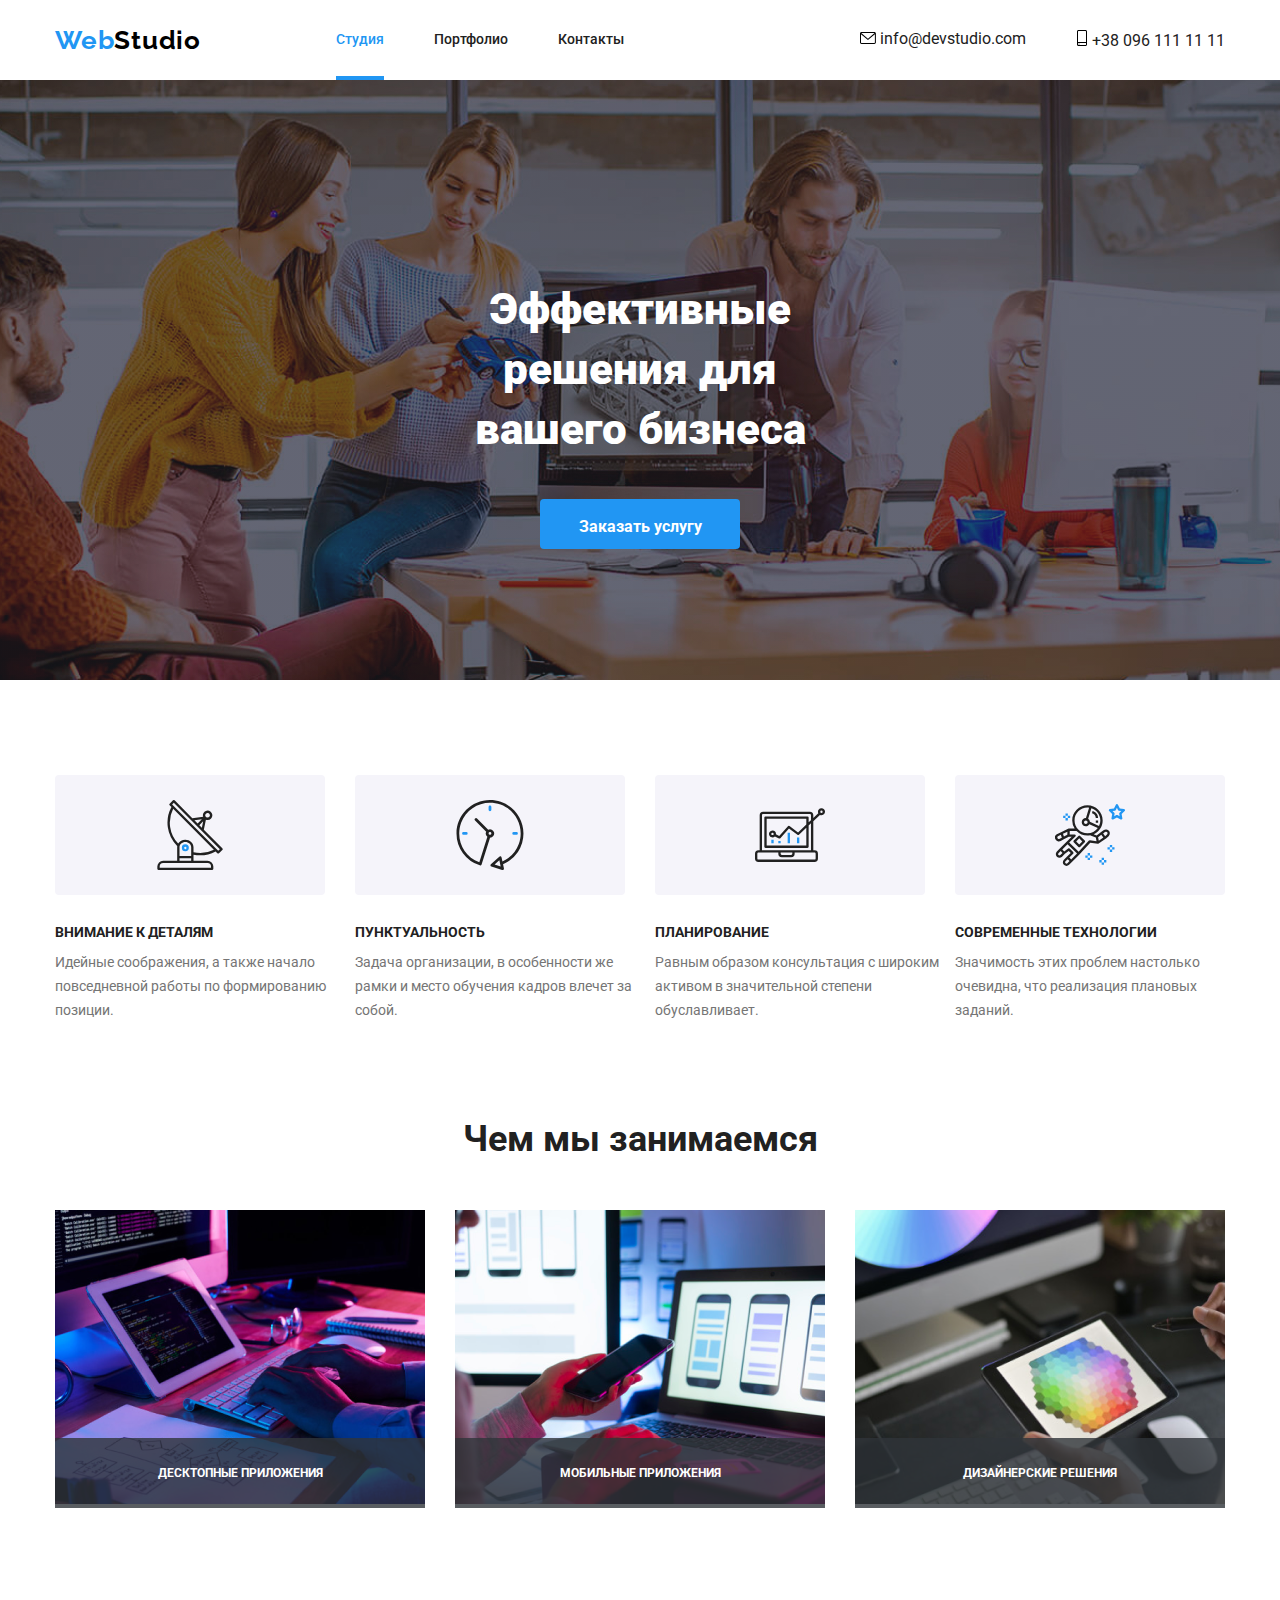
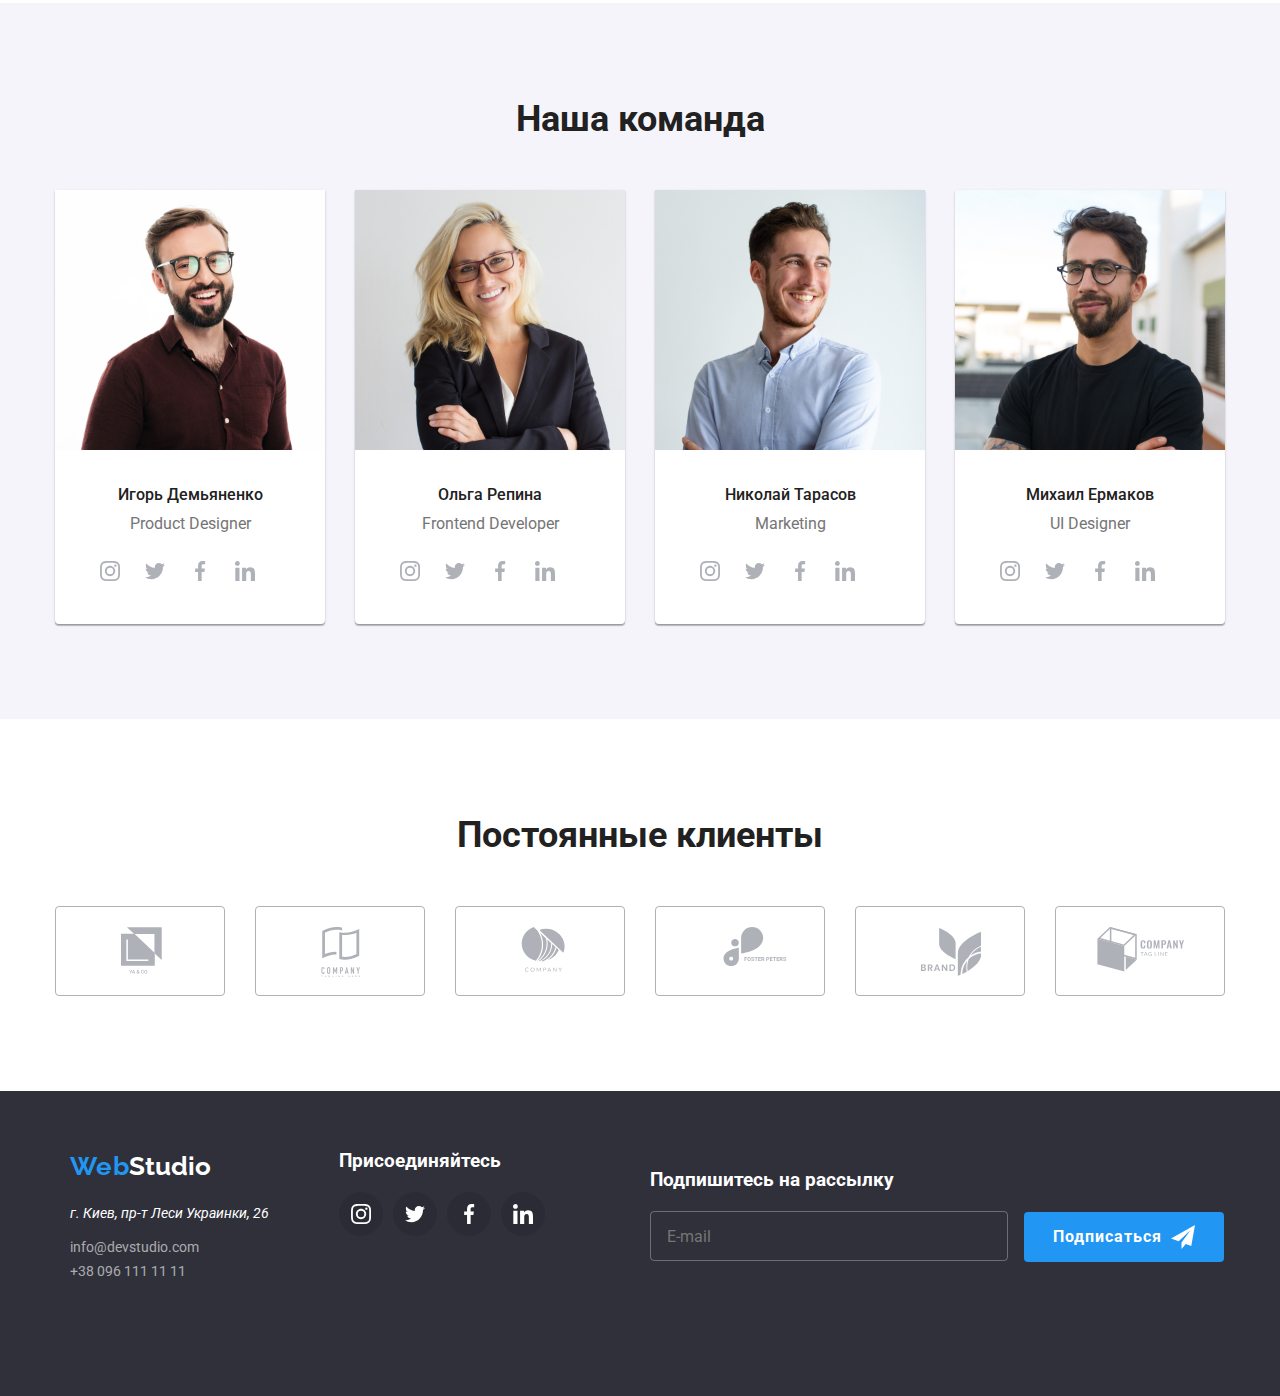
<file: index.html>
<!DOCTYPE html>
<html lang="ru">
<head>
    <meta charset="UTF-8">
    <meta name="viewport" content="width=device-width, initial-scale=1.0">
    <title>WebStudio</title>
    <link href="https://fonts.googleapis.com/css2?family=Raleway:wght@700&family=Roboto:wght@400;500;700;900&display=swap" rel="stylesheet">
    <!-- <link rel="stylesheet" href="./css/styles.css"> -->
    <link rel="stylesheet" href="./css/main.min.css">
</head>
<body>


    <header class="page-header">
        <div class="container main-nav">
        <nav class="display-flex">
            <a href="./index.html" class="logo"> <span class="web">Web</span><span class="studio">Studio</span>  </a>

            <ul class="site-nav list">
                 <li class="item"><a href="" class="link current" >Студия</a></li>
                 <li class="item"><a href="./portfolio.html" class="link" >Портфолио</a></li>
                 <li class="item"><a href="" class="link" >Контакты</a></li>
            </ul>
        </nav>

        <ul class="auth-nav-list">
            <li class="item">
                <svg class="item-icon" width="16" height="12">
                    <use href="./svg/sprite.svg#icon-envelope"></use>
                </svg>
                <a href="mailto:info@devstudio.com" class="link">info@devstudio.com</a>
            </li>

            <li class="item">
                <svg class="item-icon" width="12" height="16">
                    <use href="./svg/sprite.svg#icon-smartphone"></use>
                </svg>
                <a href="tel:+380961111111" class="link" >+38 096 111 11 11</a>
            </li>
        </ul>
    </div>
    </header>

    <main>
        <div class="hero">
            <section>
                <h1 class="hero-title">
                    Эффективные решения для вашего бизнеса
                </h1>
                <button class="button" data-modal-open>Заказать услугу</button>
            </section>
        </div>

        <section class="features">
            <div class="container">
            <!-- <h2>невидимий заголовок</h2> -->
                 <ul class="features-list">
                     <li>
                         <div class="features-icon">
                            <svg width="70" height="70">
                                <use href="./svg/sprite.svg#icon-antenna"></use>
                            </svg>
                         </div>
                         <h3 class="features-article"> Внимание к деталям</h3>
                         <p class="feature-text"> Идейные соображения, а также начало повседневной работы по  формированию позиции.</p>
                     </li>

                      <li>
                        <div class="features-icon">
                            <svg width="70" height="70">
                                <use href="./svg/sprite.svg#icon-clock"></use>
                            </svg>
                         </div>
                        <h3 class="features-article"> Пунктуальность</h3>
                        <p class="feature-text">Задача организации, в особенности же рамки и место обучения кадров влечет за собой.</p>
                      </li>

                      <li>
                        <div class="features-icon">
                            <svg width="70" height="70">
                                <use href="./svg/sprite.svg#icon-diagram"></use>
                            </svg>
                         </div>
                         <h3 class="features-article"> Планирование</h3>
                         <p class="feature-text">Равным образом консультация с широким активом в значительной степени обуславливает.</p>
                      </li>

                     <li>
                        <div class="features-icon">
                            <svg width="70" height="70">
                                <use href="./svg/sprite.svg#icon-astronaut"></use>
                            </svg>
                         </div>
                          <h3 class="features-article"> Современные технологии</h3>
                         <p class="feature-text">Значимость этих проблем настолько очевидна, что реализация плановых заданий.</p>
                     </li>
                 </ul>
             </div>
        </section>

        <div class="features-images">

            <div class="container">

                 <h2 class="features-title">Чем мы занимаемся</h2>
                 <ul class="features-title-item">
                        <li class="element element-position">
                             <img src="./img/img11.png" alt="верстка макета" width="370">
                             <p class="element-title-css">Десктопные приложения</p>
                        </li>

                        <li class="element element-position">
                             <img src="./img/img12.png" alt="мобильное приложение" width="370">
                             <p class="element-title-css">Мобильные приложения</p></li>

                        <li class="element element-position">
                             <img src="./img/img13.png" alt="подбор цвета" width="370">
                             <p class="element-title-css">Дизайнерские решения</p></li>

                 </ul>
            </div>
        </div>

        <section class="team">

            <div class="container">

             <h2 class="features-title">Наша команда</h2>
                <ul class="features-title-flex">
                    <li class="name-flex"><img src="./img/img21.jpg" alt="Игорь Демьяненко" width="270">
                        <h3 class="team-name">Игорь Демьяненко</h3>
                        <p class="team-occupation">Product Designer</p>

                        <div>
                            <ul class="social-team">
                                <li>
                                    <div class="social-link">
                                        <svg class="social-link-icon" width="20" height="20">
                                             <use href="./svg/sprite.svg#icon-instagram"></use>
                                        </svg>
                                    </div>
                                 </li>

                                 <li>
                                    <div class="social-link">
                                        <svg class="social-link-icon" width="20" height="20">
                                             <use href="./svg/sprite.svg#icon-twitter"></use>
                                        </svg>
                                    </div>
                                 </li>

                                <li>
                                    <div class="social-link">
                                        <svg class="social-link-icon" width="20" height="20">
                                             <use href="./svg/sprite.svg#icon-facebook"></use>
                                        </svg>
                                    </div>
                                 </li>

                                <li>
                                    <div class="social-link">
                                        <svg class="social-link-icon" width="20" height="20">
                                             <use href="./svg/sprite.svg#icon-linkedin"></use>
                                        </svg>
                                    </div>
                                 </li>
                            </ul>
                        </div>
                    </li>

                    <li class="name-flex"><img src="./img/img22.jpg" alt="Ольга Репина" width="270">
                        <h3 class="team-name">Ольга Репина</h3>
                        <p class="team-occupation">Frontend Developer</p>

                        <div>
                            <ul class="social-team">
                                <li>
                                    <div class="social-link">
                                        <svg class="social-link-icon" width="20" height="20">
                                             <use href="./svg/sprite.svg#icon-instagram"></use>
                                        </svg>
                                    </div>
                                 </li>

                                 <li>
                                    <div class="social-link">
                                        <svg class="social-link-icon" width="20" height="20">
                                             <use href="./svg/sprite.svg#icon-twitter"></use>
                                        </svg>
                                    </div>
                                 </li>

                                <li>
                                    <div class="social-link">
                                        <svg class="social-link-icon" width="20" height="20">
                                             <use href="./svg/sprite.svg#icon-facebook"></use>
                                        </svg>
                                    </div>
                                 </li>

                                <li>
                                    <div class="social-link">
                                        <svg class="social-link-icon" width="20" height="20">
                                             <use href="./svg/sprite.svg#icon-linkedin"></use>
                                        </svg>
                                    </div>
                                 </li>
                            </ul>
                        </div>
                    </li>

                    <li class="name-flex"><img src="./img/img23.jpg" alt="Николай Тарасов" width="270">
                        <h3 class="team-name">Николай Тарасов</h3>
                        <p class="team-occupation">Marketing</p>

                        <div>
                            <ul class="social-team">
                                <li>
                                    <div class="social-link">
                                        <svg class="social-link-icon" width="20" height="20">
                                             <use href="./svg/sprite.svg#icon-instagram"></use>
                                        </svg>
                                    </div>
                                 </li>

                                 <li>
                                    <div class="social-link">
                                        <svg class="social-link-icon" width="20" height="20">
                                             <use href="./svg/sprite.svg#icon-twitter"></use>
                                        </svg>
                                    </div>
                                 </li>

                                <li>
                                    <div class="social-link">
                                        <svg class="social-link-icon" width="20" height="20">
                                             <use href="./svg/sprite.svg#icon-facebook"></use>
                                        </svg>
                                    </div>
                                 </li>

                                <li>
                                    <div class="social-link">
                                        <svg class="social-link-icon" width="20" height="20">
                                             <use href="./svg/sprite.svg#icon-linkedin"></use>
                                        </svg>
                                    </div>
                                 </li>
                            </ul>
                        </div>
                    </li>

                    <li class="name-flex"><img src="./img/img24.jpg" alt="Михаил Ермаков" width="270">
                        <h3 class="team-name">Михаил Ермаков</h3>
                        <p class="team-occupation">UI Designer</p>

                        <div>
                            <ul class="social-team">
                                <li>
                                    <div class="social-link">
                                        <svg class="social-link-icon" width="20" height="20">
                                             <use href="./svg/sprite.svg#icon-instagram"></use>
                                        </svg>
                                    </div>
                                 </li>

                                 <li>
                                    <div class="social-link">
                                        <svg class="social-link-icon" width="20" height="20">
                                             <use href="./svg/sprite.svg#icon-twitter"></use>
                                        </svg>
                                    </div>
                                 </li>

                                <li>
                                    <div class="social-link">
                                        <svg class="social-link-icon" width="20" height="20">
                                             <use href="./svg/sprite.svg#icon-facebook"></use>
                                        </svg>
                                    </div>
                                 </li>

                                <li>
                                    <div class="social-link">
                                        <svg class="social-link-icon" width="20" height="20">
                                             <use href="./svg/sprite.svg#icon-linkedin"></use>
                                        </svg>
                                    </div>
                                 </li>
                            </ul>
                        </div>
                    </li>
                </ul>
              </div>
        </section>

        <section class="clients">
            <div class="container">
                <h2 class="features-title">Постоянные клиенты</h2>
                    <ul class="clients-list">
                        <li class="clients-name">
                            <svg class="clients-name-icon" width="45" height="50">
                                <use href="./svg/sprite.svg#icon-logo-1"></use>
                            </svg>
                        </li>

                        <li class="clients-name">
                            <svg class="clients-name-icon" width="40" height="50">
                                <use href="./svg/sprite.svg#icon-logo-2"></use>
                            </svg>
                        </li>

                        <li class="clients-name">
                            <svg class="clients-name-icon" width="45" height="45">
                                <use href="./svg/sprite.svg#icon-logo-3"></use>
                            </svg>
                        </li>

                        <li class="clients-name">
                            <svg class="clients-name-icon" width="80" height="40">
                                <use href="./svg/sprite.svg#icon-logo-4"></use>
                            </svg>
                        </li>

                        <li class="clients-name">
                            <svg class="clients-name-icon" width="60" height="50">
                                <use href="./svg/sprite.svg#icon-logo-5"></use>
                            </svg>
                        </li>

                        <li class="clients-name">
                            <svg class="clients-name-icon" width="90" height="45">
                                <use href="./svg/sprite.svg#icon-logo-6"></use>
                            </svg>
                        </li>
                    </ul>
            </div>
        </section>
    </main>

        <footer class="footer">
            <div class="container footer-container">
                <div class="contact-block">
                    <a href="./index.html" class="logo"> <span class="web">Web</span><span class="studio-footer">Studio</span>  </a>

                    <address>
                     г. Киев, пр-т Леси Украинки, 26
                    </address>

                     <ul class="footer-list">
                        <li><a class="contact" href="mailto:info@devstudio.com">info@devstudio.com</a></li>
                        <li><a class="contact" href="tel:+380961111111">+38 096 111 11 11</a></li>
                    </ul>
                </div>

                <div class="join-block">
                    <h3 class="join-block-title">Присоединяйтесь</h3>
                     <ul class="social-display">
                        <li>
                            <div class="social-icon">
                                <svg width="20" height="20">
                                     <use href="./svg/sprite.svg#icon-instagram"></use>
                                </svg>
                            </div>
                         </li>

                         <li>
                            <div class="social-icon">
                                <svg width="20" height="20">
                                     <use href="./svg/sprite.svg#icon-twitter"></use>
                                </svg>
                            </div>
                         </li>

                        <li>
                            <div class="social-icon">
                                <svg width="20" height="20">
                                     <use href="./svg/sprite.svg#icon-facebook"></use>
                                </svg>
                            </div>
                         </li>

                        <li>
                            <div class="social-icon">
                                <svg width="20" height="20">
                                     <use href="./svg/sprite.svg#icon-linkedin"></use>
                                </svg>
                            </div>
                         </li>
                    </ul>
                </div>

                <div class="subscription">
                    <h3 class="contact-block-title">Подпишитесь на рассылку</h3>
                    <div class="form-field-subscription">
                        <input type="email" class="subscribe-form-input" name="email" id="email" placeholder="E-mail">
                    <button type="submit" class="subscribe-button iconsend">Подписаться</button>
                    </div>

                </div>

            </div>

        </footer>

        <div class="backdrop is-hidden" data-modal>
            <div class="modal">
                <form class="form" autocomplete="on">
                <button class="close" data-modal-close><img src="./svg/close.svg" alt="закрыть" width="30" height="30"></button>

                    <h2 class="form-title">Оставьте свои данные, мы вам перезвоним</h2>

                    <div class="form-field">
                        <label class="form-text" for="name">Имя</label>
                            <input type="text" class="form-input" name="name" id="name">
                            <svg width="18" height="18" class="form-icon">
                                <use href="./svg/sprite.svg#icon-person-black-form"></use>
                            </svg>
                    </div>

                    <div class="form-field">
                        <label class="form-text" for="tel">Телефон</label>
                            <input type="text" class="form-input" name="tel" id="tel">
                            <svg width="18" height="18" class="form-icon">
                                <use href="./svg/sprite.svg#icon-phone-black-form"></use>
                            </svg>
                    </div>

                    <div class="form-field">
                        <label class="form-text" for="email">Почта</label>
                            <input type="email" class="form-input" name="email" id="email">
                            <svg width="18" height="18" class="form-icon">
                                <use href="./svg/sprite.svg#icon-email-black-form"></use>
                            </svg>
                    </div>

                    <div class="form-field">
                        <label class="form-text">Комментарий</label>
                          <textarea class="form-message" name="comment" id="comment" placeholder="Введите текст"></textarea>
                    </div>

                    <div class="information-field-wrapper">
                        <input type="checkbox" name="user-policy" value="accept-policy" id="check-policy" class="form-policy visually-hidden">
                        <label for="check-policy" class="information-form-policy-label"> <span class="agreement-policy">Соглашаюсь с рассылкой и принимаю</span> 
                            <a class="agreement-terms" href="#">Условия договора</a> </label>
                      </div>  

                    <button type="submit" class="information-form-btn">Отправить</button>
                 </form>
            </div>
        </div>

        <script src="./js/modal.js"></script>


</body>
</html>
</file>
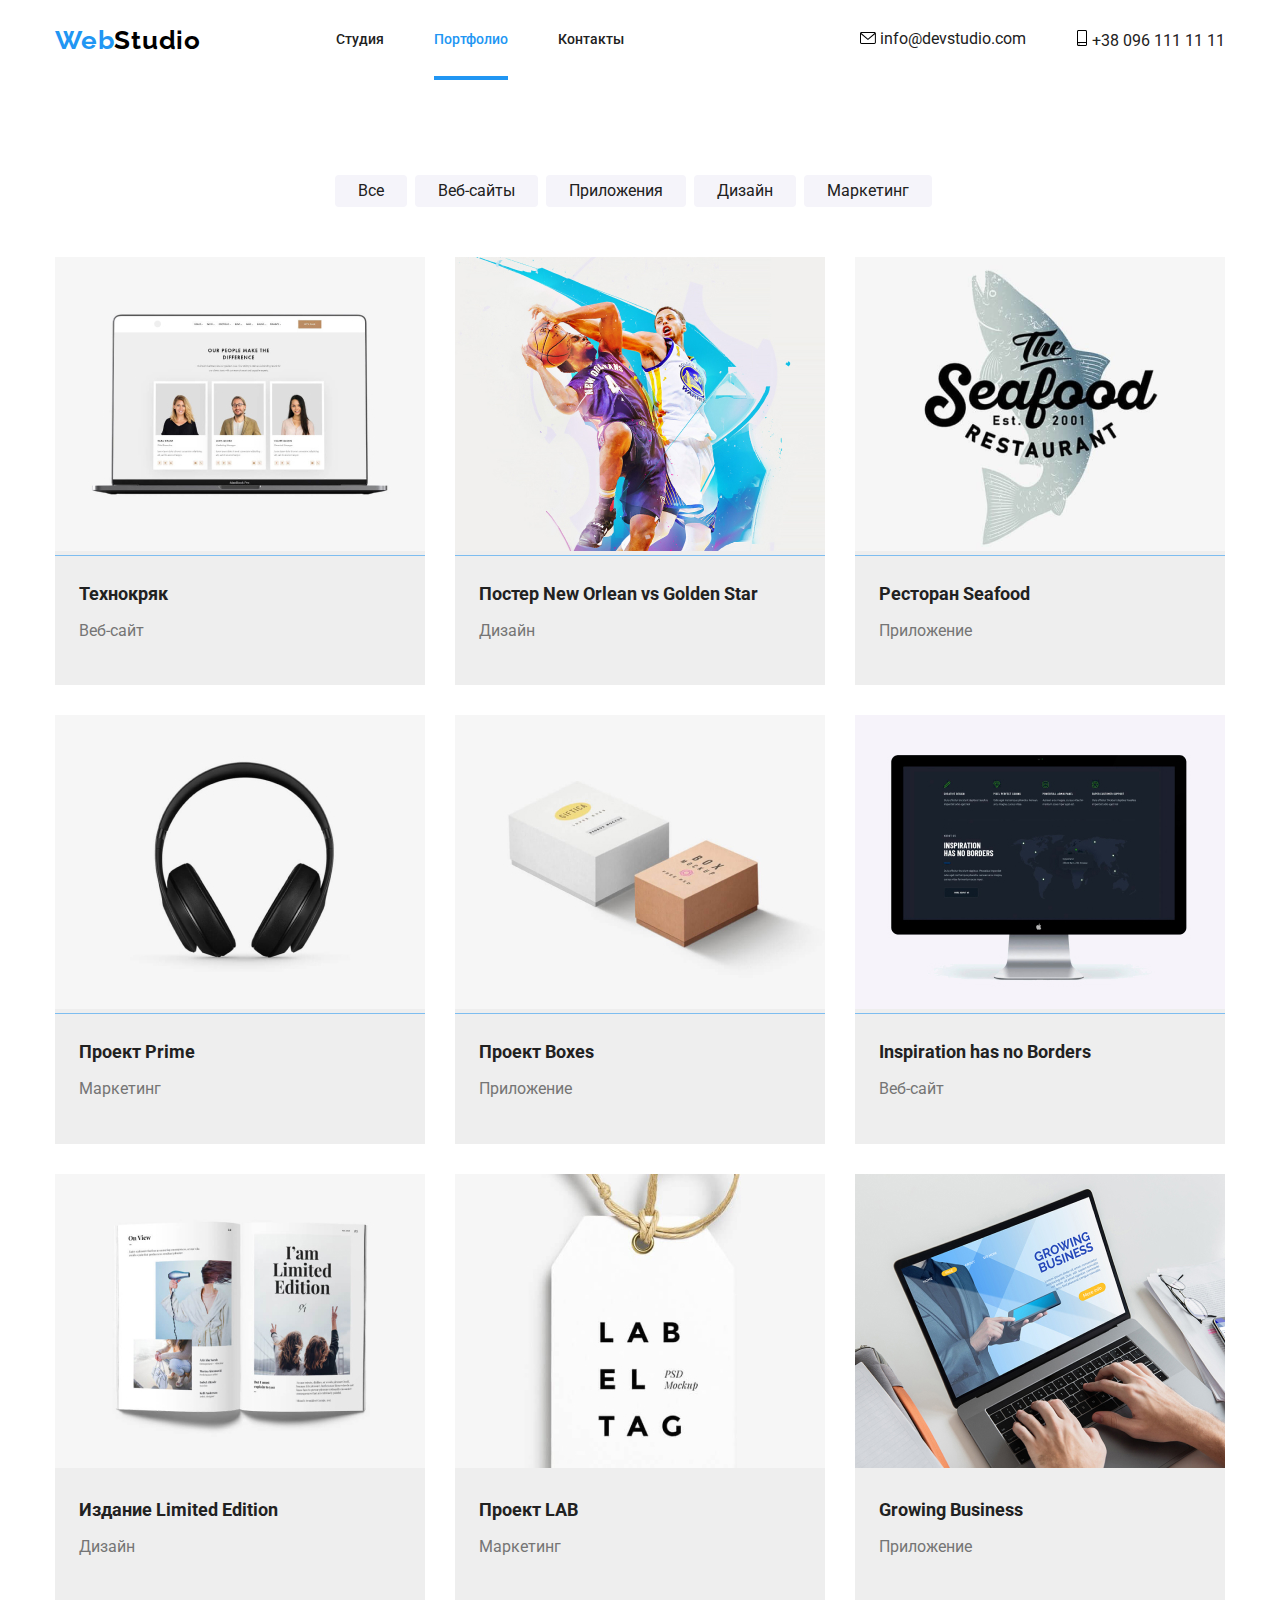
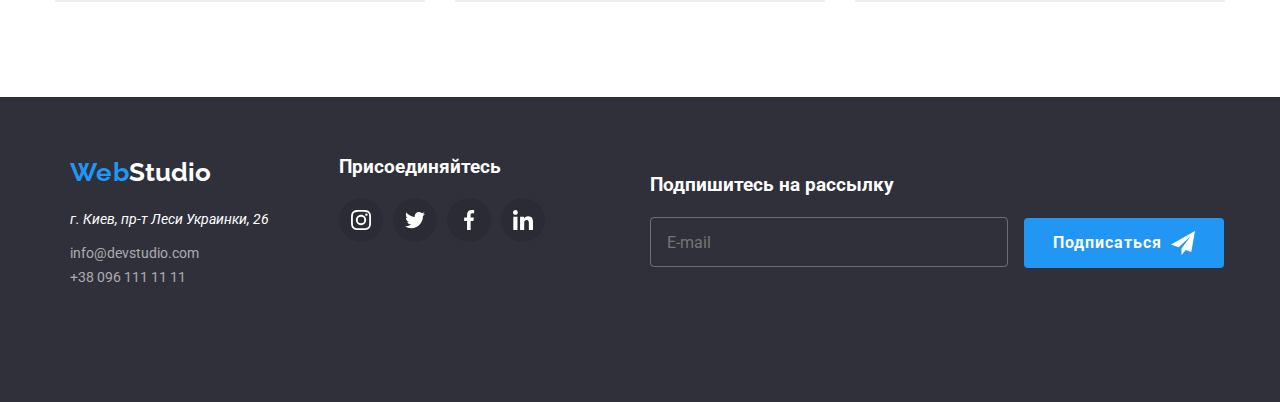
<file: portfolio.html>
<!DOCTYPE html>
<html lang="ru">
<head>
    <meta charset="UTF-8">
    <meta name="viewport" content="width=device-width, initial-scale=1.0">
    <title>Portfolio</title>
    <link href="https://fonts.googleapis.com/css2?family=Raleway:wght@700&family=Roboto:wght@400;500;700;900&display=swap" rel="stylesheet">
    <!-- <link rel="stylesheet" href="./css/styles.css"> -->
    <link rel="stylesheet" href="./css/main.min.css">
</head>
<body>

    <header class="page-header">
        <div class="container main-nav">
            <nav class="display-flex">
                <a href="./index.html" class="logo"> <span class="web">Web</span><span class="studio">Studio</span>  </a>
    
                <ul class="site-nav list">
                     <li class="item"><a href="./index.html" class="link" >Студия</a></li>
                     <li class="item"><a href="" class="link current" >Портфолио</a></li>
                     <li class="item"><a href="" class="link" >Контакты</a></li>
                </ul>
            </nav>
    
            <ul class="auth-nav-list">
                <li class="item">
                    <svg class="item-icon" width="16" height="12">
                        <use href="./svg/sprite.svg#icon-envelope"></use>
                    </svg>
                    <a href="mailto:info@devstudio.com" class="link">info@devstudio.com</a>
                </li>
                
                <li class="item">
                    <svg class="item-icon" width="12" height="16">
                        <use href="./svg/sprite.svg#icon-smartphone"></use>
                    </svg>
                    <a href="tel:+380961111111" class="link" >+38 096 111 11 11</a>
                </li>
            </ul>
        </div>
    </header>

    <main class="features">
       <div class="container">
        <section>
            <!-- <h1>невидимий заголовок</h1> -->
             <nav>
                 <ul class="btn-portfolio">
                     <li><button class="button-portfolio">Все</button></li>
                     <li><button class="button-portfolio">Веб-сайты</button></li>
                     <li><button class="button-portfolio">Приложения</button></li>
                     <li><button class="button-portfolio">Дизайн</button></li>
                     <li><button class="button-portfolio">Маркетинг</button></li>
                 </ul>
              </nav>
 
              <ul class="works">
                  <li class="works-element">
                      <a href="">
                        <div class="works-element-blue">
                             <img src="./img/img31.png" alt="Технокряк" width="370">
                             <div class="works-overlay">
                                 <p class="works-description">Технокряк это современная площадка распространения коронавируса. Компании используют эту платформу для цифрового шпионажа и атак на защищённые сервера конкурентов.</p>
                             </div>
                        </div>
                             <h3 class="team-works">Технокряк</h3>
                             <p class="team-web">Веб-сайт</p>
                      </a>
                  </li>
 
                  <li class="works-element">
                     <a href="">
                        <div class="works-element-blue">
                             <img src="./img/img32.png" alt="Постер New Orlean vs Golden Star" width="370">
                             <div class="works-overlay">
                                 <p class="works-description">Технокряк это современная площадка распространения коронавируса. Компании используют эту платформу для цифрового шпионажа и атак на защищённые сервера конкурентов.</p>
                             </div>
                        </div>
                             <h3 class="team-works">Постер New Orlean vs Golden Star</h3>
                             <p class="team-web">Дизайн</p>
                     </a>
                 </li>
 
                 <li class="works-element">
                     <a href="">
                        <div class="works-element-blue">
                             <img src="./img/img33.png" alt="Ресторан Seafood" width="370">
                             <div class="works-overlay">
                                 <p class="works-description">Технокряк это современная площадка распространения коронавируса. Компании используют эту платформу для цифрового шпионажа и атак на защищённые сервера конкурентов.</p>
                             </div>
                        </div>
                             <h3 class="team-works">Ресторан Seafood</h3>
                             <p class="team-web">Приложение</p>
                     </a>
                 </li>
 
                 <li class="works-element">
                     <a href="">
                        <div class="works-element-blue">
                             <img src="./img/img34.png" alt="Проект Prime" width="370">
                             <div class="works-overlay">
                                 <p class="works-description"> Технокряк это современная площадка распространения коронавируса. Компании используют эту платформу для цифрового шпионажа и атак на защищённые сервера конкурентов.</p>
                            </div>
                        </div>
                             <h3 class="team-works">Проект Prime</h3>
                             <p class="team-web">Маркетинг</p>
                     </a>
                 </li>
 
                 <li class="works-element">
                     <a href="">
                        <div class="works-element-blue">
                              <img src="./img/img35.png" alt="Проект Boxes" width="370">
                              <div class="works-overlay">
                                  <p class="works-description">Технокряк это современная площадка распространения коронавируса. Компании используют эту платформу для цифрового шпионажа и атак на защищённые сервера конкурентов.</p>
                            </div>
                        </div>
                              <h3 class="team-works">Проект Boxes</h3>
                              <p class="team-web">Приложение</p>
                     </a>
                 </li>
 
                 <li class="works-element">
                     <a href="">
                        <div class="works-element-blue">
                             <img src="./img/img36.png" alt="Inspiration has no Borders" width="370">
                             <div class="works-overlay">
                                 <p class="works-description">Технокряк это современная площадка распространения коронавируса. Компании используют эту платформу для цифрового шпионажа и атак на защищённые сервера конкурентов.</p>
                            </div>
                        </div>
                             <h3 class="team-works">Inspiration has no Borders</h3>
                             <p class="team-web">Веб-сайт</p>
                     </a>
                 </li>
 
                 <li class="works-element">
                     <a href="">
                        <div class="works-element-blue">
                             <img src="./img/img37.png" alt="Издание Limited Edition" width="370">
                             <div class="works-overlay">
                                 <p class="works-description">Технокряк это современная площадка распространения коронавируса. Компании используют эту платформу для цифрового шпионажа и атак на защищённые сервера конкурентов.</p>
                            </div>
                        </div>
                             <h3 class="team-works">Издание Limited Edition</h3>
                             <p class="team-web">Дизайн</p>
                     </a>
                 </li>
 
                 <li class="works-element">
                     <a href="">
                        <div class="works-element-blue">
                             <img src="./img/img38.png" alt="Проект LAB" width="370">
                             <div class="works-overlay">
                                 <p class="works-description">Технокряк это современная площадка распространения коронавируса. Компании используют эту платформу для цифрового шпионажа и атак на защищённые сервера конкурентов.</p>
                            </div>
                        </div>
                             <h3 class="team-works">Проект LAB</h3>
                             <p class="team-web">Маркетинг</p>
                     </a>
                 </li>
 
                 <li class="works-element">
                     <a href="">
                        <div class="works-element-blue">
                             <img src="./img/img39.png" alt="Growing Business" width="370">
                             <div class="works-overlay">
                                 <p class="works-description">Технокряк это современная площадка распространения коронавируса. Компании используют эту платформу для цифрового шпионажа и атак на защищённые сервера конкурентов.</p>
                            </div>
                        </div>
                             <h3 class="team-works">Growing Business</h3>
                             <p class="team-web">Приложение</p>
                     </a>
                 </li>
              </ul>
          </section>
       </div>
    </main>


    <footer class="footer">
        <div class="container footer-container">
            <div class="contact-block">
                <a href="./index.html" class="logo"> <span class="web">Web</span><span class="studio-footer">Studio</span>  </a>

                <address>
                 г. Киев, пр-т Леси Украинки, 26
                </address>

                 <ul class="footer-list">
                    <li><a class="contact" href="mailto:info@devstudio.com">info@devstudio.com</a></li>
                    <li><a class="contact" href="tel:+380961111111">+38 096 111 11 11</a></li>
                </ul>
            </div>

            <div class="join-block">
                <h3 class="join-block-title">Присоединяйтесь</h3>
                 <ul class="social-display">
                    <li>
                        <div class="social-icon">
                            <svg width="20" height="20">
                                 <use href="./svg/sprite.svg#icon-instagram"></use>
                            </svg>
                        </div>
                     </li>

                     <li>
                        <div class="social-icon">
                            <svg width="20" height="20">
                                 <use href="./svg/sprite.svg#icon-twitter"></use>
                            </svg>
                        </div>
                     </li>

                    <li>
                        <div class="social-icon">
                            <svg width="20" height="20">
                                 <use href="./svg/sprite.svg#icon-facebook"></use>
                            </svg>
                        </div>
                     </li>

                    <li>
                        <div class="social-icon">
                            <svg width="20" height="20">
                                 <use href="./svg/sprite.svg#icon-linkedin"></use>
                            </svg>
                        </div>
                     </li>
                </ul>
            </div>

            <div class="subscription">
                <h3 class="contact-block-title">Подпишитесь на рассылку</h3>
                <div class="form-field-subscription">
                    <input type="email" class="subscribe-form-input" name="email" id="email" placeholder="E-mail">
                <button type="submit" class="subscribe-button iconsend">Подписаться</button>
                </div>

            </div>
        </div>

    </footer>

</body>
</html>
</file>
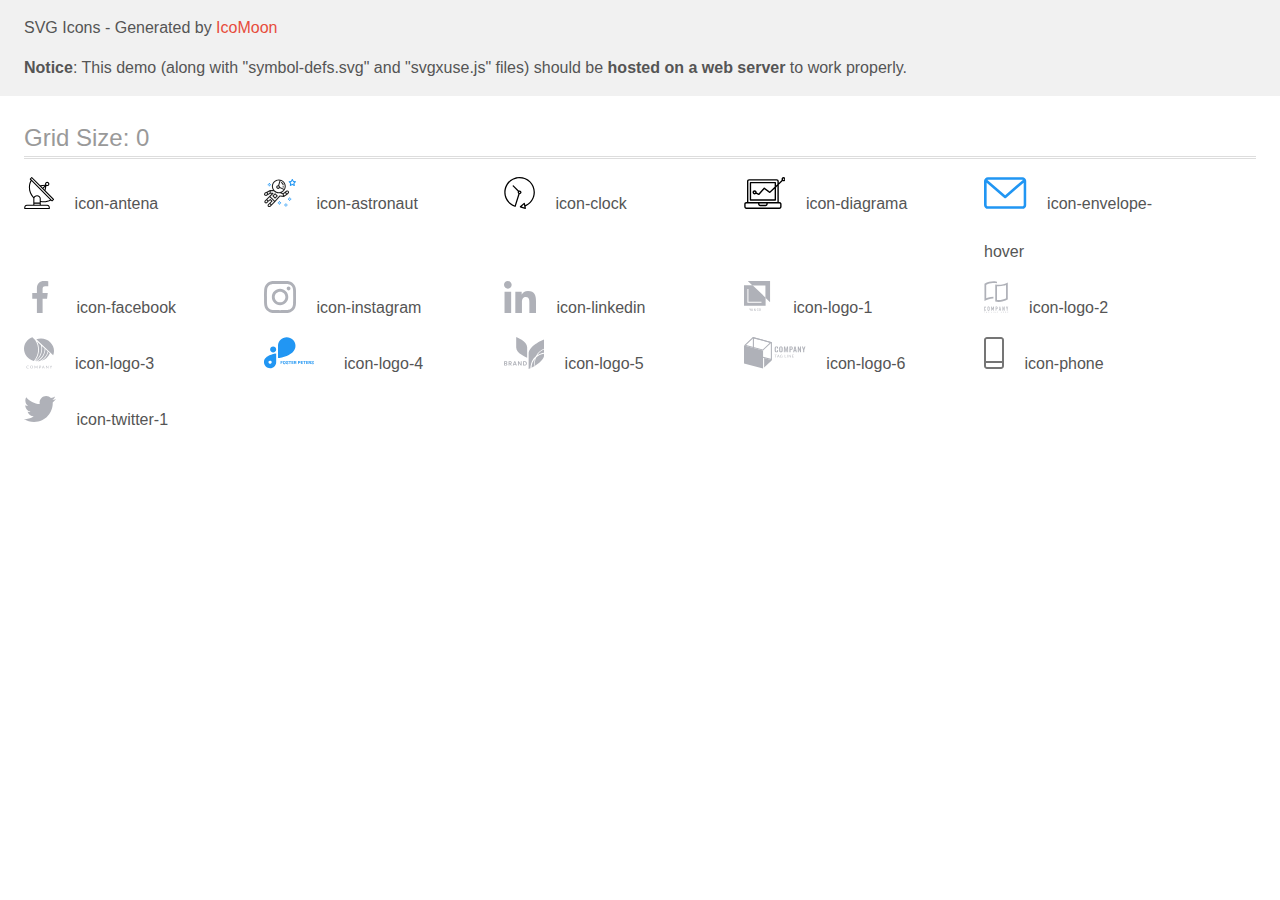
<file: img/demo-external-svg.html>
<!doctype html>
<html>
<head>
    <title>IcoMoon - SVG Icons</title>
    <meta charset="utf-8">
    <meta name="viewport" content="width=device-width, initial-scale=1">
    <link rel="stylesheet" href="demo-files/demo.css">
    <link rel="stylesheet" href="style.css">
</head>
<body>
<header class="bgc1 clearfix">
<div class="mhl">
    <p>SVG Icons - Generated by <a href="https://icomoon.io/app">IcoMoon</a></p><p><strong>Notice</strong>: This demo (along with "symbol-defs.svg" and "svgxuse.js" files) should be <b>hosted on a web server</b> to work properly.</p>
</div>
</header>
    <div class="clearfix mhl ptl">
        <h1 class="mvm mtn fgc1">Grid Size: 0</h1>
        <div class="glyph fs1">
            <div class="clearfix pbs">
                <svg class="icon icon-antena"><use xlink:href="symbol-defs.svg#icon-antena"></use></svg><span class="name"> icon-antena</span>
            </div>
        </div>
        <div class="glyph fs1">
            <div class="clearfix pbs">
                <svg class="icon icon-astronaut"><use xlink:href="symbol-defs.svg#icon-astronaut"></use></svg><span class="name"> icon-astronaut</span>
            </div>
        </div>
        <div class="glyph fs1">
            <div class="clearfix pbs">
                <svg class="icon icon-clock"><use xlink:href="symbol-defs.svg#icon-clock"></use></svg><span class="name"> icon-clock</span>
            </div>
        </div>
        <div class="glyph fs1">
            <div class="clearfix pbs">
                <svg class="icon icon-diagrama"><use xlink:href="symbol-defs.svg#icon-diagrama"></use></svg><span class="name"> icon-diagrama</span>
            </div>
        </div>
        <div class="glyph fs1">
            <div class="clearfix pbs">
                <svg class="icon icon-envelope-hover"><use xlink:href="symbol-defs.svg#icon-envelope-hover"></use></svg><span class="name"> icon-envelope-hover</span>
            </div>
        </div>
        <div class="glyph fs1">
            <div class="clearfix pbs">
                <svg class="icon icon-facebook"><use xlink:href="symbol-defs.svg#icon-facebook"></use></svg><span class="name"> icon-facebook</span>
            </div>
        </div>
        <div class="glyph fs1">
            <div class="clearfix pbs">
                <svg class="icon icon-instagram"><use xlink:href="symbol-defs.svg#icon-instagram"></use></svg><span class="name"> icon-instagram</span>
            </div>
        </div>
        <div class="glyph fs1">
            <div class="clearfix pbs">
                <svg class="icon icon-linkedin"><use xlink:href="symbol-defs.svg#icon-linkedin"></use></svg><span class="name"> icon-linkedin</span>
            </div>
        </div>
        <div class="glyph fs1">
            <div class="clearfix pbs">
                <svg class="icon icon-logo-1"><use xlink:href="symbol-defs.svg#icon-logo-1"></use></svg><span class="name"> icon-logo-1</span>
            </div>
        </div>
        <div class="glyph fs1">
            <div class="clearfix pbs">
                <svg class="icon icon-logo-2"><use xlink:href="symbol-defs.svg#icon-logo-2"></use></svg><span class="name"> icon-logo-2</span>
            </div>
        </div>
        <div class="glyph fs1">
            <div class="clearfix pbs">
                <svg class="icon icon-logo-3"><use xlink:href="symbol-defs.svg#icon-logo-3"></use></svg><span class="name"> icon-logo-3</span>
            </div>
        </div>
        <div class="glyph fs1">
            <div class="clearfix pbs">
                <svg class="icon icon-logo-4"><use xlink:href="symbol-defs.svg#icon-logo-4"></use></svg><span class="name"> icon-logo-4</span>
            </div>
        </div>
        <div class="glyph fs1">
            <div class="clearfix pbs">
                <svg class="icon icon-logo-5"><use xlink:href="symbol-defs.svg#icon-logo-5"></use></svg><span class="name"> icon-logo-5</span>
            </div>
        </div>
        <div class="glyph fs1">
            <div class="clearfix pbs">
                <svg class="icon icon-logo-6"><use xlink:href="symbol-defs.svg#icon-logo-6"></use></svg><span class="name"> icon-logo-6</span>
            </div>
        </div>
        <div class="glyph fs1">
            <div class="clearfix pbs">
                <svg class="icon icon-phone"><use xlink:href="symbol-defs.svg#icon-phone"></use></svg><span class="name"> icon-phone</span>
            </div>
        </div>
        <div class="glyph fs1">
            <div class="clearfix pbs">
                <svg class="icon icon-twitter-1"><use xlink:href="symbol-defs.svg#icon-twitter-1"></use></svg><span class="name"> icon-twitter-1</span>
            </div>
        </div>
  </div>
<script defer src="svgxuse.js"></script>
</body>
</html>
</file>
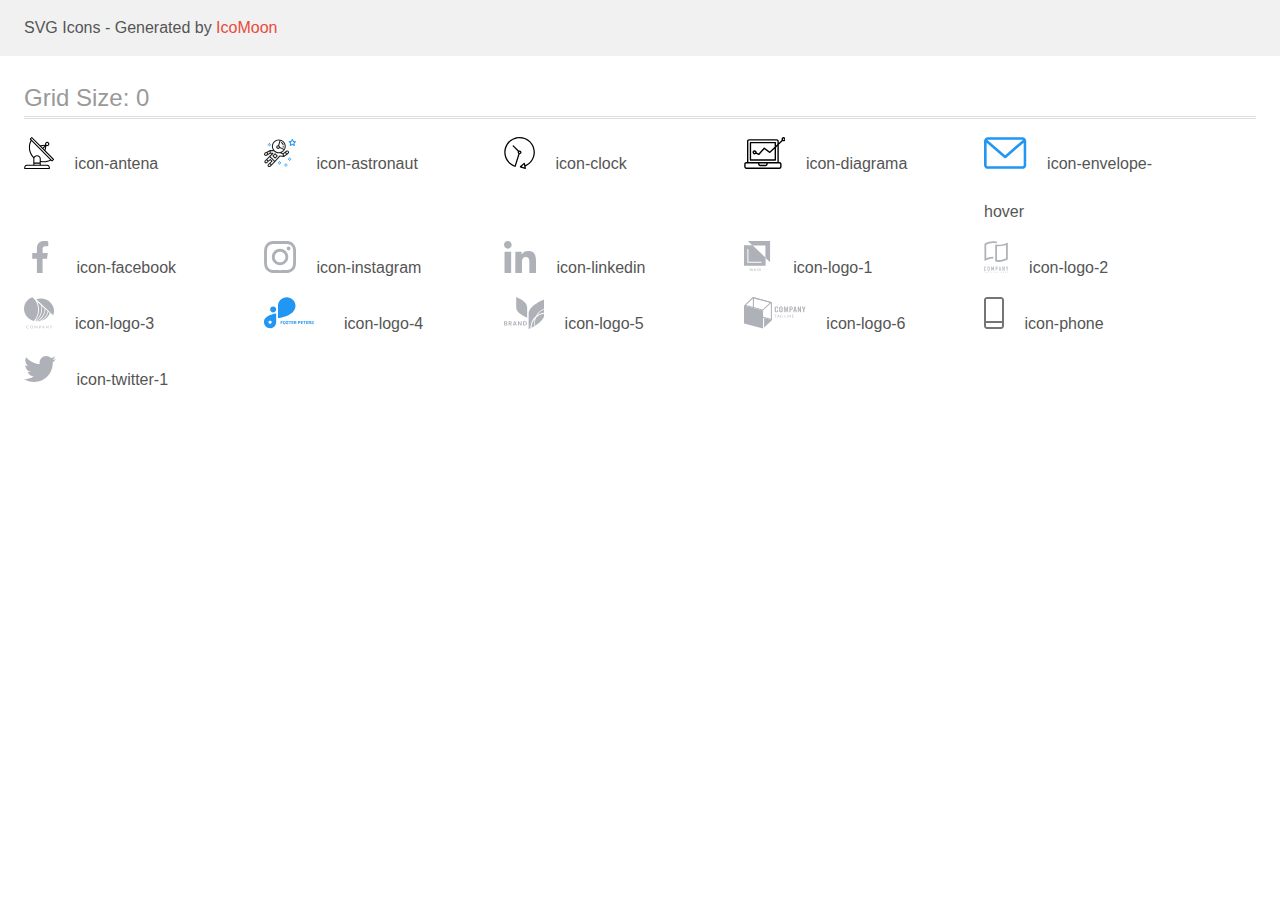
<file: img/demo.html>
<!doctype html>
<html>
<head>
    <title>IcoMoon - SVG Icons</title>
    <meta charset="utf-8">
    <meta name="viewport" content="width=device-width, initial-scale=1">
    <link rel="stylesheet" href="demo-files/demo.css">
    <link rel="stylesheet" href="style.css">
</head>
<body>
<svg aria-hidden="true" style="position: absolute; width: 0; height: 0; overflow: hidden;" version="1.1" xmlns="http://www.w3.org/2000/svg" xmlns:xlink="http://www.w3.org/1999/xlink">
<defs>
<symbol id="icon-antena" viewBox="0 0 30 32">
<path d="M29.859 22.098l-8.443-8.505 0.937-4.616c0.225 0.090 0.485 0.144 0.758 0.146h0.007c0.008 0 0.017 0 0.026 0 1.192 0 2.159-0.967 2.159-2.159s-0.967-2.159-2.159-2.159c-1.192 0-2.159 0.967-2.159 2.159 0 0.259 0.046 0.508 0.13 0.739l-0.005-0.015-4.96 0.606-8.091-8.133c-0.096-0.098-0.229-0.159-0.376-0.16h-0c-0.14 0.001-0.274 0.057-0.373 0.155l-1.512 1.504c-0.096 0.097-0.156 0.23-0.156 0.377s0.060 0.281 0.156 0.377v0l0.814 0.825c-1.143 2.062-1.816 4.522-1.816 7.139 0 4.106 1.656 7.824 4.336 10.525l-0.001-0.001c0.043 0.041 0.092 0.074 0.146 0.097-0.032 0.164-0.051 0.353-0.052 0.546v6.188h-6.4c-1.472 0.001-2.666 1.194-2.667 2.666v1.067c0 0.295 0.239 0.534 0.534 0.534h24.534c0.294 0 0.533-0.239 0.533-0.534v-1.067c-0.002-1.472-1.195-2.665-2.666-2.666h-6.4v-2.742c0.915 0.201 1.968 0.317 3.047 0.32h0.002c2.58-0.003 5.005-0.663 7.117-1.822l-0.077 0.039 0.818 0.823c0.099 0.101 0.235 0.159 0.376 0.16 0.14-0.001 0.274-0.057 0.373-0.155l1.512-1.504c0.096-0.097 0.156-0.23 0.156-0.377s-0.060-0.281-0.156-0.377v0zM22.366 6.233c0.193-0.192 0.459-0.31 0.752-0.31 0.589 0 1.067 0.478 1.067 1.066s-0.477 1.066-1.067 1.066c-0 0-0 0-0.001 0h-0.003c-0.587-0.003-1.061-0.479-1.061-1.066 0-0.295 0.12-0.563 0.314-0.756l0-0h-0.002zM21.11 9.737l-0.598 2.946-1.175-1.183 1.774-1.763zM20.504 8.835l-1.92 1.909-1.486-1.493 3.406-0.416zM23.090 28.8c0.884 0 1.6 0.716 1.6 1.6v0 0.534h-23.466v-0.534c0-0.884 0.716-1.6 1.6-1.6v0h20.267zM15.623 26.666v1.067h-5.334v-1.067h5.334zM10.29 25.6v-4.053c0-1.294 1.196-2.346 2.666-2.346s2.667 1.053 2.667 2.346v4.053h-5.333zM16.69 23.904v-2.357c0-1.882-1.675-3.413-3.733-3.413-0.017-0-0.038-0-0.058-0-1.353 0-2.54 0.707-3.213 1.771l-0.009 0.016c-2.36-2.482-3.812-5.846-3.812-9.55 0-2.314 0.567-4.496 1.569-6.414l-0.036 0.077 18.602 18.709c-1.823 0.947-3.979 1.502-6.266 1.502-1.079 0-2.128-0.124-3.136-0.357l0.093 0.018zM27.979 23.22l-21.057-21.181 0.754-0.752 7.935 7.98c0.004 0 0.006 0.007 0.009 0.010l13.115 13.191-0.757 0.752z"></path>
</symbol>
<symbol id="icon-astronaut" viewBox="0 0 32 32">
<path fill="#2196f3" style="fill: var(--color1, #2196f3)" d="M31.974 4.524c-0.064-0.191-0.227-0.332-0.427-0.362l-0.003-0-1.911-0.278-0.855-1.731c-0.179-0.365-0.777-0.365-0.956 0l-0.855 1.731-1.911 0.278c-0.26 0.039-0.457 0.26-0.457 0.528 0 0.15 0.062 0.285 0.161 0.382l1.383 1.348-0.326 1.903c-0.034 0.2 0.048 0.402 0.212 0.522 0.166 0.12 0.383 0.135 0.562 0.040l1.709-0.899 1.709 0.899c0.072 0.038 0.157 0.061 0.247 0.061 0.295 0 0.534-0.239 0.534-0.534 0-0.031-0.003-0.062-0.008-0.092l0 0.003-0.326-1.903 1.383-1.348c0.099-0.097 0.161-0.233 0.161-0.382 0-0.059-0.009-0.115-0.027-0.168l0.001 0.004zM29.511 5.851c-0.126 0.122-0.183 0.299-0.153 0.472l0.191 1.114-1-0.526c-0.072-0.039-0.158-0.062-0.249-0.062s-0.177 0.023-0.252 0.063l0.003-0.001-1 0.526 0.191-1.114c0.005-0.027 0.008-0.059 0.008-0.091 0-0.149-0.061-0.285-0.16-0.381l-0-0-0.811-0.789 1.119-0.163c0.174-0.025 0.324-0.134 0.402-0.292l0.5-1.013 0.5 1.013c0.078 0.158 0.228 0.267 0.402 0.292l1.119 0.162-0.809 0.79zM26.134 20.522h-1.067v1.067h1.067v-1.067zM26.134 22.656h-1.067v1.066h1.067v-1.066zM27.2 21.589h-1.067v1.067h1.067v-1.067zM25.067 21.589h-1.067v1.067h1.067v-1.067zM22.4 26.389h-1.067v1.067h1.067v-1.067zM22.4 28.523h-1.067v1.067h1.067v-1.067zM23.467 27.456h-1.067v1.067h1.067v-1.067zM21.334 27.456h-1.067v1.067h1.067v-1.067zM16 24.256h-1.066v1.067h1.066v-1.067zM16 26.389h-1.066v1.067h1.066v-1.067zM17.067 25.322h-1.067v1.067h1.067v-1.067zM14.934 25.322h-1.067v1.067h1.067v-1.067zM5.867 6.122h-1.066v1.066h1.066v-1.066zM5.867 8.256h-1.066v1.066h1.066v-1.066zM6.933 7.189h-1.067v1.067h1.066v-1.067zM4.8 7.189h-1.067v1.067h1.067v-1.067z"></path>
<path fill="#212121" style="fill: var(--color2, #212121)" d="M24.715 14.16c-0.28-0.376-0.698-0.636-1.179-0.703l-0.009-0.001c-0.076-0.012-0.164-0.018-0.254-0.018-0.411 0-0.789 0.139-1.090 0.373l0.004-0.003-1.253 0.96-1.898 1.417-1.358-0.541c2.421-1.086 4.113-3.508 4.113-6.32 0-3.823-3.122-6.934-6.961-6.934s-6.961 3.11-6.961 6.934c0 1.386 0.415 2.674 1.12 3.759l-2.768-0.024c-0.009 0-0.016 0.005-0.023 0.005-0.057 0.003-0.11 0.014-0.159 0.033l0.004-0.001c-0.013 0.005-0.026 0.007-0.038 0.013-0.006 0.003-0.013 0.003-0.019 0.006l-3.233 1.596c-0 0-0.001 0-0.001 0.001l-1.893 0.91c-0.024 0.011-0.045 0.023-0.064 0.036l0.001-0.001c-0.482 0.324-0.795 0.867-0.795 1.483 0 0.297 0.073 0.577 0.201 0.823l-0.005-0.010c0.22 0.424 0.592 0.742 1.043 0.885l0.013 0.003c0.161 0.053 0.345 0.083 0.537 0.083 0.308 0 0.598-0.078 0.851-0.216l-0.009 0.005 1.388-0.738 2.264-1.169 1.357-0.008-5.442 5.415c0 0.001-0.001 0.001-0.001 0.001l-1.339 1.333c-0.303 0.299-0.491 0.714-0.491 1.173 0 0.002 0 0.003 0 0.005v-0c0.002 0.919 0.748 1.664 1.667 1.664 0.001 0 0.002 0 0.002 0h-0c0.428 0 0.854-0.162 1.18-0.485l1.314-1.309 1.741-1.3 0.901 0.897-3.102 3.088c-0.303 0.299-0.491 0.715-0.491 1.174 0 0.001 0 0.003 0 0.004v-0c0 0.445 0.174 0.864 0.49 1.179 0.302 0.3 0.717 0.485 1.176 0.485 0.001 0 0.002 0 0.003 0h-0c0.427 0 0.855-0.162 1.18-0.485l4.488-4.472c0.007-0.006 0.016-0.009 0.022-0.016l5.166-5.658 3.471 0.494c0.025 0.004 0.050 0.006 0.075 0.006 0.064 0 0.127-0.016 0.187-0.038 0.017-0.006 0.032-0.015 0.049-0.023 0.019-0.010 0.039-0.015 0.058-0.027l3.213-2.133c0.012-0.008 0.018-0.021 0.029-0.030 0.013-0.010 0.029-0.014 0.041-0.026l1.271-1.191c0.348-0.326 0.564-0.787 0.564-1.3 0-0.4-0.132-0.769-0.355-1.066l0.003 0.005zM2.13 17.77c-0.098 0.054-0.215 0.086-0.34 0.086-0.078 0-0.153-0.013-0.224-0.036l0.005 0.001c-0.294-0.093-0.504-0.364-0.504-0.683 0-0.236 0.114-0.445 0.29-0.575l0.002-0.001 1.314-0.632 0.316 0.924 0.133 0.389-0.992 0.527zM5.627 15.942l-1.548 0.8-0.255-0.746-0.184-0.537 2.027-1.001-0.040 1.484zM20.727 9.322c0 0.918-0.219 1.785-0.599 2.56l-4.181-1.899c-0.044-0.575-0.342-1.072-0.782-1.384l-0.006-0.004 1.464-4.86c2.377 0.756 4.104 2.974 4.104 5.588zM8.938 9.322c0-3.235 2.644-5.867 5.894-5.867 0.253 0 0.5 0.022 0.745 0.053l-1.432 4.753c-0.019 0-0.037-0.006-0.057-0.006-0 0-0.001 0-0.001 0-1.032 0-1.869 0.835-1.872 1.867v0c0.003 1.031 0.84 1.867 1.872 1.867 0 0 0 0 0.001 0h-0c0.695 0 1.295-0.383 1.618-0.944l3.863 1.755c-1.075 1.446-2.795 2.389-4.737 2.389-3.25 0-5.894-2.632-5.894-5.867zM14.895 10.122c0 0.441-0.362 0.8-0.806 0.8-0 0-0.001 0-0.001 0-0.443 0-0.802-0.358-0.804-0.8v-0c0-0.441 0.361-0.8 0.806-0.8s0.806 0.359 0.806 0.8zM2.464 25.146c-0.11 0.109-0.261 0.176-0.428 0.176s-0.317-0.067-0.427-0.175l0 0c-0.109-0.108-0.176-0.257-0.176-0.422s0.067-0.314 0.176-0.422l0-0 0.962-0.959 0.852 0.848-0.959 0.955zM5.678 28.88c-0.11 0.109-0.261 0.176-0.428 0.176s-0.317-0.067-0.427-0.175l0 0c-0.109-0.108-0.176-0.257-0.176-0.422s0.067-0.314 0.176-0.422l0-0 0.963-0.959 0.852 0.848-0.96 0.955zM9.16 25.411l-0.001 0.001-1.765 1.76-0.852-0.848 1.765-1.757c0.040-0.040 0.065-0.088 0.090-0.136 0.007-0.014 0.020-0.026 0.026-0.040 0.016-0.041 0.019-0.085 0.026-0.128 0.003-0.025 0.014-0.048 0.014-0.073 0-0.035-0.013-0.070-0.020-0.105-0.006-0.032-0.006-0.064-0.019-0.096-0.025-0.053-0.055-0.098-0.092-0.138l0 0c-0.010-0.012-0.014-0.027-0.025-0.038h-0.001s0-0.001-0.001-0.002l-1.607-1.6c-0.017-0.017-0.039-0.024-0.058-0.038-0.025-0.021-0.054-0.040-0.084-0.057l-0.003-0.001c-0.026-0.013-0.058-0.023-0.090-0.031l-0.003-0.001c-0.030-0.009-0.065-0.017-0.101-0.020l-0.002-0c-0.007-0-0.015-0.001-0.023-0.001-0.026 0-0.051 0.002-0.075 0.005l0.003-0c-0.036 0.005-0.069 0.009-0.104 0.021-0.036 0.013-0.067 0.028-0.096 0.046l0.002-0.001c-0.020 0.011-0.043 0.015-0.061 0.029l-1.774 1.324-0.901-0.897 2.399-2.386 4.36 4.289-0.928 0.919zM15.979 18.394c-0.016-0.002-0.030 0.004-0.046 0.003-0.008-0-0.017-0.001-0.027-0.001-0.031 0-0.062 0.003-0.092 0.008l0.003-0c-0.070 0.011-0.132 0.035-0.187 0.070l0.002-0.001c-0.031 0.019-0.058 0.039-0.083 0.062l0-0c-0.013 0.011-0.028 0.016-0.040 0.029l-4.698 5.146-4.328-4.256 2.833-2.818c0.096-0.097 0.156-0.23 0.156-0.377 0-0.295-0.239-0.534-0.534-0.534-0.001 0-0.001 0-0.002 0h0l-2.219 0.013 0.028-1.607 3.104 0.027c1.264 1.297 3.027 2.101 4.978 2.101 0.001 0 0.002 0 0.003 0h-0c0.438 0 0.864-0.046 1.28-0.122 0.040 0.032 0.080 0.064 0.129 0.085l2.41 0.96 0.152 0.759 0.178 0.885-3.003-0.427zM20.020 18.572l-0.313-1.558 1.446-1.080 0.946 1.257-2.080 1.381zM23.773 15.741l-0.837 0.785-0.931-1.237 0.831-0.637c0.155-0.119 0.351-0.168 0.543-0.143 0.193 0.027 0.364 0.128 0.48 0.284 0.088 0.117 0.141 0.265 0.141 0.426 0 0.206-0.087 0.391-0.226 0.521l-0 0z"></path>
<path fill="#212121" style="fill: var(--color2, #212121)" d="M13.602 18.544l-2.143-2.134c-0.096-0.096-0.229-0.155-0.376-0.155s-0.28 0.059-0.376 0.155l-2.143 2.133c-0.097 0.097-0.156 0.23-0.156 0.378s0.060 0.281 0.156 0.378l-0-0 2.142 2.134c0.096 0.096 0.229 0.156 0.376 0.156s0.28-0.059 0.376-0.156v0l2.143-2.134c0.097-0.097 0.157-0.23 0.157-0.378s-0.060-0.281-0.157-0.378l-0-0zM11.083 20.303l-1.387-1.381 1.386-1.381 1.387 1.381-1.387 1.381zM17.164 5.071l-0.258 1.036c0.071 0.018 1.738 0.452 1.738 2.149h1.067c0-2.017-1.666-2.965-2.547-3.184zM19.711 9.322h-1.067v1.066h1.067v-1.066z"></path>
</symbol>
<symbol id="icon-clock" viewBox="0 0 31 32">
<path d="M30.839 15.301c-0.001-8.452-6.855-15.303-15.308-15.301s-15.303 6.855-15.301 15.308c0.002 6.788 4.422 12.542 10.54 14.545l0.108 0.031c0.061 0.019 0.123 0.029 0.187 0.029 0.12 0 0.238-0.032 0.342-0.094 0.135-0.080 0.236-0.207 0.283-0.357l3.865-12.25c1.054-0.004 1.906-0.859 1.906-1.913 0-1.056-0.856-1.913-1.913-1.913-0.303 0-0.59 0.071-0.845 0.196l0.011-0.005-5.106-5.107c-0.114-0.11-0.271-0.179-0.443-0.179-0.352 0-0.638 0.286-0.638 0.638 0 0.172 0.068 0.328 0.179 0.443l-0-0 5.103 5.109c-0.121 0.241-0.191 0.525-0.191 0.825 0 0.602 0.283 1.137 0.724 1.481l0.004 0.003-3.683 11.673c-7.278-2.681-11.004-10.754-8.324-18.032s10.754-11.004 18.032-8.323c7.278 2.681 11.004 10.754 8.323 18.032-1.345 3.581-4.003 6.406-7.374 7.938l-0.088 0.036-0.398-1.874c-0.063-0.291-0.318-0.506-0.624-0.506-0.163 0-0.313 0.061-0.425 0.163l0.001-0.001-3.837 3.426c-0.132 0.117-0.214 0.287-0.214 0.477 0 0.283 0.185 0.524 0.441 0.606l0.005 0.001 4.899 1.563c0.058 0.020 0.126 0.031 0.196 0.031 0.352 0 0.637-0.285 0.637-0.637 0-0.047-0.005-0.093-0.015-0.138l0.001 0.004-0.391-1.839c5.528-2.374 9.328-7.772 9.328-14.057 0-0.011 0-0.023-0-0.034v0.002zM15.535 14.664c0.352 0 0.638 0.286 0.638 0.638s-0.286 0.638-0.638 0.638v0c-0.352 0-0.638-0.286-0.638-0.638s0.286-0.638 0.638-0.638v0zM17.635 29.528l2.184-1.948 0.603 2.84-2.787-0.892z"></path>
</symbol>
<symbol id="icon-diagrama" viewBox="0 0 41 32">
<path d="M2.073 31.932h33.167c0 0 0 0 0.001 0 1.145 0 2.073-0.928 2.073-2.073v0-2.764c0-1.145-0.928-2.073-2.073-2.073v0h-0.691v-17.233l3.925-3.718c0.269 0.135 0.586 0.215 0.921 0.215 1.151 0 2.085-0.933 2.085-2.085s-0.933-2.085-2.085-2.085c-1.151 0-2.085 0.933-2.085 2.085 0 0.32 0.072 0.623 0.201 0.894l-0.005-0.013-2.957 2.803v-1.594c0-1.145-0.928-2.073-2.073-2.073v0h-27.64c-1.145 0-2.073 0.928-2.073 2.073v20.73h-0.691c-1.145 0-2.073 0.928-2.073 2.073v0 2.764c0 1.145 0.928 2.073 2.073 2.073v0zM39.387 1.529c0.382 0 0.691 0.309 0.691 0.691s-0.309 0.691-0.691 0.691v0c-0.382 0-0.691-0.309-0.691-0.691s0.309-0.691 0.691-0.691v0zM4.146 4.293c0-0.382 0.309-0.691 0.691-0.691h27.64c0.382 0 0.691 0.309 0.691 0.691v2.902l-1.382 1.313v-2.833c0-0.382-0.31-0.692-0.692-0.692h-24.875c-0.382 0-0.692 0.309-0.692 0.691v17.275c0 0.382 0.31 0.691 0.692 0.691h24.875c0.382 0 0.692-0.309 0.692-0.691v-12.541l1.382-1.31v15.923h-29.022v-20.728zM10.365 13.276c-0.002 0-0.004 0-0.006 0-1.145 0-2.073 0.928-2.073 2.073s0.928 2.073 2.073 2.073c0.56 0 1.069-0.222 1.442-0.584l-0.001 0.001 2.402 1.205c0.279 0.139 0.617 0.074 0.825-0.159l5.106-5.744 5.019 3.761c0.27 0.201 0.645 0.18 0.889-0.051l4.362-4.132v10.54h-23.493v-15.893h23.493v3.449l-4.889 4.63-5.061-3.794c-0.114-0.086-0.259-0.139-0.415-0.139-0.205 0-0.389 0.089-0.516 0.231l-0.001 0.001-5.176 5.824-1.935-0.968c0.014-0.083 0.023-0.167 0.026-0.251 0-1.145-0.928-2.073-2.073-2.073v0zM11.056 15.349c0 0.382-0.309 0.691-0.691 0.691s-0.691-0.309-0.691-0.691v0c0-0.382 0.309-0.691 0.691-0.691s0.691 0.309 0.691 0.691v0zM15.202 26.405h6.91v0.691c0 0.382-0.309 0.691-0.69 0.691h-5.528c-0.382 0-0.691-0.309-0.691-0.691v0-0.691zM1.383 27.096c0-0.382 0.309-0.691 0.69-0.691h11.747v0.691c0 1.145 0.928 2.073 2.073 2.073v0h5.528c1.145 0 2.073-0.928 2.073-2.073v0-0.691h11.747c0.382 0 0.691 0.309 0.691 0.691v2.764c0 0.382-0.309 0.691-0.691 0.691h-33.167c-0 0-0 0-0.001 0-0.382 0-0.691-0.309-0.691-0.691 0 0 0 0 0 0v0-2.764z"></path>
</symbol>
<symbol id="icon-envelope-hover" viewBox="0 0 43 32">
<path fill="#2196f3" style="fill: var(--color1, #2196f3)" d="M38.667 0h-34.667c-2.205 0-4 1.795-4 4v24c0 2.205 1.795 4 4 4h34.667c2.205 0 4-1.795 4-4v-24c0-2.205-1.795-4-4-4zM38.667 2.667c0.181 0 0.355 0.037 0.512 0.104l-17.845 15.467-17.845-15.467c0.151-0.065 0.327-0.104 0.512-0.104h34.667zM38.667 29.333h-34.667c-0.736 0-1.333-0.597-1.333-1.333v0-22.413l17.792 15.421c0.233 0.203 0.539 0.327 0.875 0.327s0.642-0.124 0.876-0.328l-0.002 0.001 17.792-15.421v22.413c0 0.736-0.597 1.333-1.333 1.333v0z"></path>
</symbol>
<symbol id="icon-facebook" viewBox="0 0 32 32">
<path fill="#afb1b8" style="fill: var(--color3, #afb1b8)" d="M21.328 5.312h2.923v-5.088c-1.232-0.143-2.66-0.224-4.108-0.224-0.052 0-0.104 0-0.156 0l0.008-0c-4.213 0-7.099 2.65-7.099 7.52v4.48h-4.646v5.688h4.646v14.312h5.699v-14.31h4.459l0.707-5.688h-5.168v-3.922c0-1.643 0.443-2.768 2.734-2.768z"></path>
</symbol>
<symbol id="icon-instagram" viewBox="0 0 32 32">
<path fill="#afb1b8" style="fill: var(--color3, #afb1b8)" d="M31.968 9.408c-0.074-1.701-0.349-2.869-0.744-3.882-0.423-1.111-1.052-2.058-1.847-2.837l-0.001-0.001c-0.78-0.792-1.724-1.419-2.778-1.827l-0.054-0.018c-1.021-0.394-2.182-0.667-3.883-0.742-1.712-0.082-2.256-0.101-6.602-0.101-4.344 0-4.888 0.019-6.595 0.094-1.701 0.074-2.869 0.349-3.88 0.742-1.112 0.424-2.060 1.054-2.839 1.85l-0.001 0.001c-0.791 0.78-1.418 1.724-1.825 2.778l-0.018 0.054c-0.395 1.019-0.669 2.181-0.744 3.882-0.082 1.712-0.101 2.256-0.101 6.602 0 4.344 0.019 4.888 0.094 6.595 0.075 1.701 0.35 2.869 0.744 3.882 0.426 1.11 1.055 2.057 1.849 2.837l0.001 0.001c0.8 0.813 1.77 1.443 2.832 1.843 1.019 0.395 2.182 0.67 3.882 0.744 1.707 0.075 2.251 0.094 6.595 0.094 4.346 0 4.89-0.019 6.595-0.094 1.701-0.074 2.869-0.349 3.882-0.742 2.157-0.85 3.833-2.526 4.664-4.628l0.019-0.055c0.394-1.019 0.669-2.182 0.744-3.882 0.075-1.707 0.093-2.251 0.093-6.595s-0.006-4.888-0.080-6.595zM29.088 22.474c-0.070 1.563-0.333 2.406-0.552 2.97-0.551 1.399-1.638 2.486-3.001 3.024l-0.036 0.013c-0.563 0.219-1.413 0.482-2.97 0.55-1.688 0.075-2.194 0.094-6.464 0.094-4.269 0-4.782-0.019-6.464-0.094-1.563-0.069-2.406-0.331-2.97-0.55-0.721-0.269-1.334-0.676-1.836-1.192l-0.001-0.001c-0.517-0.503-0.924-1.117-1.184-1.803l-0.011-0.034c-0.218-0.563-0.48-1.413-0.549-2.97-0.075-1.688-0.094-2.195-0.094-6.464 0-4.27 0.019-4.784 0.094-6.464 0.069-1.563 0.331-2.406 0.549-2.97 0.269-0.722 0.678-1.337 1.198-1.837l0.002-0.002c0.504-0.517 1.119-0.923 1.806-1.182l0.034-0.011c0.56-0.219 1.411-0.48 2.968-0.55 1.688-0.074 2.194-0.093 6.464-0.093 4.275 0 4.782 0.019 6.464 0.093 1.562 0.069 2.406 0.331 2.97 0.55 0.693 0.256 1.325 0.662 1.837 1.194 0.531 0.52 0.938 1.144 1.195 1.84 0.218 0.56 0.48 1.411 0.549 2.968 0.075 1.688 0.094 2.194 0.094 6.464 0 4.269-0.019 4.768-0.094 6.458z"></path>
<path fill="#afb1b8" style="fill: var(--color3, #afb1b8)" d="M16.059 7.782c-4.539 0.002-8.218 3.682-8.219 8.221v0c0 0 0 0.001 0 0.002 0 4.541 3.681 8.222 8.222 8.222s8.222-3.681 8.222-8.222c0-4.541-3.681-8.222-8.222-8.222-0.001 0-0.001 0-0.002 0h0zM16.059 21.334c-2.945-0-5.332-2.388-5.332-5.333s2.388-5.333 5.333-5.333c0 0 0.001 0 0.001 0h-0c2.946 0 5.334 2.388 5.334 5.334s-2.388 5.334-5.334 5.334v0zM26.525 7.458c0 1.060-0.86 1.92-1.92 1.92s-1.92-0.86-1.92-1.92v0c0-1.060 0.86-1.92 1.92-1.92s1.92 0.86 1.92 1.92v0z"></path>
</symbol>
<symbol id="icon-linkedin" viewBox="0 0 32 32">
<path fill="#afb1b8" style="fill: var(--color3, #afb1b8)" d="M31.992 32h0.008v-11.738c0-5.741-1.237-10.163-7.947-10.163-3.227 0-5.392 1.77-6.277 3.45h-0.093v-2.914h-6.365v21.363h6.627v-10.578c0-2.786 0.528-5.48 3.978-5.48 3.398 0 3.448 3.179 3.448 5.658v10.402h6.621zM0.528 10.635h6.635v21.365h-6.635v-21.365zM3.843 0c-2.123 0-3.843 1.721-3.843 3.843v0c0 2.12 1.722 3.878 3.843 3.878 2.12 0 3.842-1.757 3.842-3.878s-1.72-3.841-3.841-3.843h-0z"></path>
</symbol>
<symbol id="icon-logo-1" viewBox="0 0 29 32">
<path fill="#afb1b8" style="fill: var(--color3, #afb1b8)" d="M3.84 0l4.677 4.428h13.046v12.351l4.677 4.428v-21.206h-22.4z"></path>
<path fill="#afb1b8" style="fill: var(--color3, #afb1b8)" d="M0 4.241v20.6h21.76v-8.188l-13.105-12.407-8.655-0.005zM17.615 21.828h-14.172v-13.855h1.002v12.917h13.17v0.938zM6.266 28.662l0.524-1.078h0.438l-0.764 1.437v0.838h-0.397v-0.838l-0.764-1.437h0.439l0.524 1.078zM8.513 29.329h-0.881l-0.184 0.53h-0.411l0.859-2.275h0.355l0.861 2.275h-0.413l-0.186-0.53zM7.743 29.010h0.659l-0.33-0.944-0.33 0.944zM10.071 29.244c0-0.105 0.029-0.202 0.086-0.289 0.058-0.089 0.17-0.193 0.339-0.314-0.069-0.083-0.131-0.176-0.182-0.276l-0.004-0.008c-0.031-0.066-0.050-0.144-0.052-0.226v-0c0-0.179 0.054-0.319 0.163-0.422s0.254-0.156 0.437-0.156c0.166 0 0.301 0.049 0.406 0.147 0.106 0.097 0.16 0.218 0.16 0.361 0 0.001 0 0.002 0 0.003 0 0.096-0.027 0.186-0.074 0.262l0.001-0.002c-0.063 0.095-0.142 0.174-0.233 0.236l-0.003 0.002-0.155 0.113 0.44 0.518c0.063-0.125 0.095-0.264 0.095-0.417h0.33c0 0.28-0.065 0.509-0.196 0.689l0.334 0.396h-0.44l-0.128-0.152c-0.154 0.115-0.348 0.183-0.558 0.183-0.008 0-0.017-0-0.025-0l0.001 0c-0.225 0-0.405-0.060-0.54-0.179-0.124-0.11-0.202-0.27-0.202-0.447 0-0.007 0-0.014 0-0.021l-0 0.001zM10.824 29.587c0.128 0 0.248-0.043 0.359-0.128l-0.497-0.586-0.049 0.035c-0.125 0.095-0.188 0.203-0.188 0.325 0 0.105 0.034 0.191 0.102 0.256 0.066 0.061 0.156 0.099 0.254 0.099 0.006 0 0.013-0 0.019-0l-0.001 0zM10.614 28.121c0 0.088 0.054 0.197 0.161 0.33l0.173-0.118 0.049-0.039c0.059-0.052 0.097-0.128 0.097-0.212 0-0.003-0-0.006-0-0.009v0c0-0.001 0-0.001 0-0.002 0-0.059-0.026-0.112-0.067-0.149l-0-0c-0.042-0.040-0.099-0.064-0.162-0.064-0.003 0-0.006 0-0.009 0h0c-0.003-0-0.006-0-0.010-0-0.066 0-0.126 0.029-0.167 0.075l-0 0c-0.041 0.048-0.066 0.111-0.066 0.179 0 0.003 0 0.007 0 0.010v-0zM14.748 29.118c-0.023 0.243-0.113 0.432-0.269 0.568s-0.364 0.204-0.623 0.204c-0.181 0-0.341-0.043-0.48-0.128-0.139-0.089-0.248-0.214-0.317-0.362l-0.002-0.005c-0.074-0.16-0.117-0.347-0.117-0.544 0-0.003 0-0.005 0-0.008v0-0.212c0-0.214 0.038-0.403 0.114-0.567 0.077-0.164 0.186-0.29 0.326-0.378 0.143-0.089 0.307-0.133 0.494-0.133 0.251 0 0.453 0.068 0.606 0.205s0.243 0.329 0.268 0.578h-0.394c-0.019-0.163-0.067-0.281-0.144-0.353-0.076-0.073-0.188-0.109-0.336-0.109-0.172 0-0.304 0.063-0.397 0.189-0.092 0.125-0.138 0.309-0.141 0.552v0.202c0 0.246 0.044 0.433 0.132 0.563s0.218 0.194 0.387 0.194c0.155 0 0.272-0.035 0.35-0.105s0.128-0.186 0.148-0.348h0.394zM16.918 28.78c0 0.223-0.038 0.419-0.115 0.588-0.077 0.168-0.188 0.297-0.332 0.388-0.143 0.090-0.307 0.134-0.494 0.134-0.184 0-0.349-0.045-0.493-0.134-0.146-0.094-0.261-0.225-0.332-0.38l-0.002-0.006c-0.075-0.163-0.119-0.354-0.119-0.555 0-0.008 0-0.015 0-0.023v0.001-0.128c0-0.222 0.038-0.418 0.117-0.588s0.19-0.3 0.333-0.389c0.144-0.091 0.308-0.136 0.493-0.136s0.35 0.045 0.493 0.134c0.143 0.089 0.255 0.217 0.333 0.384s0.118 0.362 0.118 0.584v0.126zM16.522 28.662c0-0.252-0.048-0.445-0.143-0.58-0.085-0.123-0.225-0.202-0.384-0.202-0.007 0-0.015 0-0.022 0.001l0.001-0c-0.005-0-0.011-0-0.016-0-0.159 0-0.299 0.079-0.384 0.2l-0.001 0.002c-0.096 0.133-0.145 0.323-0.147 0.567v0.131c0 0.25 0.049 0.444 0.146 0.58s0.233 0.205 0.406 0.205c0.175 0 0.31-0.067 0.403-0.2 0.095-0.133 0.142-0.328 0.142-0.584v-0.118z"></path>
</symbol>
<symbol id="icon-logo-2" viewBox="0 0 25 32">
<path fill="#afb1b8" style="fill: var(--color3, #afb1b8)" d="M10.447 1.806h0.084c0.156 0 0.324 0.015 0.49 0.030 0.734 0.052 1.463 0.162 2.18 0.329v-1.762c-0.652-0.172-1.42-0.299-2.207-0.357l-0.042-0.002c-0.254-0.020-0.571-0.035-0.889-0.043l-0.021-0h-0.263c-1.523 0.006-3.040 0.201-4.514 0.582-1.68 0.418-3.293 1.075-4.79 1.948v17.475c1.312-0.729 2.832-1.339 4.431-1.75l0.135-0.029c1.123-0.3 2.433-0.51 3.78-0.586l0.052-0.002h0.052c0.217-0.011 0.433-0.017 0.655-0.018v-1.791c-1.78 0.024-3.493 0.264-5.129 0.695l0.147-0.033c-0.603 0.157-1.185 0.326-1.731 0.513l-0.623 0.212v-13.626l0.266-0.128c1.89-0.918 4.096-1.513 6.425-1.649l0.047-0.002c0.008-0.001 0.018-0.001 0.028-0.001s0.019 0 0.029 0.001l-0.001-0c0.248-0.012 0.497-0.018 0.742-0.018h0.28c0.129 0.003 0.258 0.006 0.388 0.014z"></path>
<path fill="#afb1b8" style="fill: var(--color3, #afb1b8)" d="M14.837 3.651c-0.005 0-0.010 0-0.016 0-0.915 0-1.811-0.077-2.684-0.225l0.094 0.013c-0.277-0.047-0.55-0.103-0.814-0.164v17.275c1.12 0.277 2.271 0.412 3.425 0.404 1.607-0.007 3.162-0.218 4.644-0.61l-0.128 0.029c1.817-0.461 3.412-1.129 4.877-1.995l-0.085 0.047v-17.163c-1.311 0.728-2.83 1.338-4.429 1.751l-0.136 0.030c-1.551 0.399-3.146 0.603-4.746 0.609zM21.745 3.95l0.623-0.209v13.63l-0.266 0.129c-0.903 0.442-1.962 0.834-3.065 1.118l-0.119 0.026c-1.331 0.345-2.699 0.521-4.074 0.527-0.411 0-0.818-0.017-1.214-0.052l-0.426-0.038v-14.017l0.497 0.033c0.361 0.023 0.735 0.034 1.141 0.034 1.841-0.007 3.622-0.248 5.32-0.696l-0.147 0.033c0.581-0.154 1.158-0.326 1.731-0.518zM1.684 25.977c-0.167-0.173-0.401-0.281-0.661-0.281-0.011 0-0.023 0-0.034 0.001l0.002-0c-0.004-0-0.009-0-0.014-0-0.139 0-0.272 0.028-0.393 0.078l0.007-0.003c-0.237 0.095-0.42 0.28-0.51 0.512l-0.002 0.006c-0.049 0.123-0.073 0.254-0.071 0.386v2.335c-0.006 0.164 0.026 0.328 0.092 0.479 0.055 0.12 0.135 0.226 0.234 0.313 0.093 0.078 0.202 0.135 0.32 0.166 0.114 0.031 0.231 0.048 0.349 0.048 0.13 0.001 0.258-0.026 0.377-0.081 0.351-0.156 0.591-0.5 0.591-0.901v-0.261h-0.611v0.208c0 0.004 0 0.009 0 0.014 0 0.070-0.013 0.136-0.037 0.198l0.001-0.004c-0.021 0.052-0.051 0.095-0.089 0.132l-0 0c-0.070 0.054-0.159 0.088-0.255 0.089h-0c-0.011 0.001-0.023 0.002-0.036 0.002-0.103 0-0.194-0.050-0.25-0.127l-0.001-0.001c-0.051-0.082-0.082-0.182-0.082-0.289 0-0.008 0-0.016 0.001-0.024l-0 0.001v-2.177c-0.004-0.121 0.022-0.24 0.075-0.349 0.056-0.087 0.153-0.143 0.262-0.143 0.013 0 0.025 0.001 0.038 0.002l-0.001-0c0.003-0 0.007-0 0.012-0 0.107 0 0.201 0.052 0.26 0.131l0.001 0.001c0.063 0.082 0.101 0.187 0.101 0.3 0 0.005-0 0.009-0 0.014v-0.001 0.202h0.604v-0.238c0-0.003 0-0.007 0-0.011 0-0.143-0.027-0.28-0.077-0.405l0.003 0.007c-0.048-0.128-0.117-0.237-0.205-0.329l0 0zM5.31 25.951c-0.186-0.158-0.429-0.255-0.694-0.257h-0c-0.124 0-0.248 0.023-0.364 0.066-0.252 0.090-0.451 0.276-0.557 0.511l-0.002 0.006c-0.062 0.142-0.092 0.297-0.089 0.452v2.239c-0.004 0.158 0.026 0.314 0.089 0.458 0.055 0.121 0.136 0.228 0.237 0.313 0.094 0.086 0.203 0.154 0.322 0.197 0.117 0.043 0.24 0.065 0.364 0.066 0.267-0.001 0.51-0.1 0.695-0.264l-0.001 0.001c0.097-0.087 0.176-0.194 0.23-0.313 0.063-0.144 0.093-0.301 0.089-0.458v-2.239c0-0.006 0-0.014 0-0.021 0-0.156-0.033-0.304-0.092-0.438l0.003 0.007c-0.057-0.128-0.135-0.237-0.23-0.327l-0-0zM5.025 28.969c0.001 0.010 0.002 0.023 0.002 0.035 0 0.114-0.047 0.216-0.123 0.289l-0 0c-0.077 0.065-0.178 0.105-0.287 0.105s-0.21-0.040-0.288-0.105l0.001 0.001c-0.076-0.073-0.123-0.175-0.123-0.289 0-0.012 0.001-0.025 0.002-0.037l-0 0.002v-2.239c-0.001-0.010-0.001-0.022-0.001-0.034 0-0.113 0.047-0.216 0.123-0.289l0-0c0.077-0.065 0.178-0.105 0.287-0.105s0.21 0.040 0.288 0.105l-0.001-0.001c0.076 0.073 0.123 0.175 0.123 0.289 0 0.012-0.001 0.025-0.002 0.037l0-0.002v2.24zM10.072 29.969v-4.24h-0.586l-0.771 2.244h-0.010l-0.777-2.244h-0.58v4.239h0.606v-2.578h0.011l0.593 1.823h0.302l0.598-1.823h0.010v2.578h0.606zM13.513 26.027c-0.093-0.105-0.211-0.185-0.342-0.232-0.124-0.042-0.267-0.066-0.416-0.066-0.008 0-0.016 0-0.024 0l0.001-0h-0.9v4.24h0.604v-1.656h0.311c0.189 0.009 0.376-0.031 0.545-0.116 0.139-0.078 0.251-0.188 0.329-0.32l0.002-0.004c0.070-0.113 0.117-0.238 0.138-0.369 0.021-0.133 0.033-0.287 0.033-0.444 0-0.013-0-0.027-0-0.040l0 0.002c0.006-0.203-0.014-0.407-0.059-0.606-0.043-0.153-0.12-0.284-0.223-0.39l0 0zM13.201 27.319c-0.003 0.081-0.023 0.157-0.057 0.224l0.001-0.003c-0.035 0.065-0.089 0.116-0.154 0.147l-0.002 0.001c-0.075 0.034-0.162 0.054-0.254 0.054-0.011 0-0.022-0-0.033-0.001l0.002 0h-0.276v-1.441h0.311c0.009-0 0.019-0.001 0.029-0.001 0.088 0 0.172 0.020 0.247 0.055l-0.004-0.002c0.062 0.036 0.111 0.090 0.141 0.154l0.001 0.002c0.033 0.074 0.051 0.155 0.053 0.236v0.282c0 0.098 0.006 0.201 0 0.291h-0.006zM16.374 25.729h-0.495l-0.934 4.24h0.604l0.177-0.911h0.823l0.178 0.911h0.604l-0.957-4.24zM15.817 28.481l0.297-1.537h0.011l0.295 1.537h-0.604zM20.277 28.283h-0.011l-0.913-2.554h-0.58v4.24h0.604v-2.55h0.012l0.923 2.549h0.568v-4.239h-0.604v2.554zM23.968 25.729l-0.486 1.686h-0.012l-0.486-1.686h-0.639l0.83 2.448v1.791h0.604v-1.791l0.83-2.447h-0.64zM0 31.166h0.291v0.817h0.198v-0.817h0.289v-0.167h-0.778v0.168zM2.447 30.998l-0.382 0.985h0.21l0.081-0.224h0.392l0.084 0.224h0.215l-0.391-0.985h-0.21zM2.417 31.593l0.134-0.365 0.134 0.365h-0.268zM4.866 31.62h0.228v0.127c-0.063 0.051-0.145 0.082-0.234 0.083h-0c-0.004 0-0.009 0-0.014 0-0.079 0-0.149-0.037-0.195-0.094l-0-0c-0.046-0.065-0.073-0.147-0.073-0.234 0-0.008 0-0.016 0.001-0.023l-0 0.001c0-0.219 0.095-0.329 0.283-0.329 0.006-0.001 0.014-0.001 0.021-0.001 0.097 0 0.178 0.067 0.201 0.157l0 0.001 0.194-0.038c-0.042-0.192-0.18-0.289-0.417-0.289-0.004-0-0.008-0-0.013-0-0.127 0-0.244 0.048-0.331 0.127l0-0c-0.088 0.087-0.143 0.208-0.143 0.342 0 0.013 0 0.026 0.002 0.038l-0-0.002c-0 0.007-0 0.015-0 0.023 0 0.132 0.048 0.254 0.127 0.347l-0.001-0.001c0.087 0.090 0.209 0.146 0.343 0.146 0.011 0 0.021-0 0.032-0.001l-0.001 0c0.005 0 0.010 0 0.016 0 0.155 0 0.296-0.060 0.402-0.157l-0 0v-0.388h-0.426v0.166zM7.337 30.998h-0.199v0.985h0.689v-0.167h-0.49v-0.817zM9.426 30.998h-0.199v0.985h0.199v-0.985zM11.469 31.655l-0.404-0.657h-0.193v0.985h0.185v-0.643l0.396 0.643h0.198v-0.985h-0.182v0.658zM13.315 31.549h0.49v-0.167h-0.49v-0.215h0.527v-0.168h-0.727v0.985h0.747v-0.167h-0.548v-0.266zM17.792 31.386h-0.388v-0.388h-0.198v0.984h0.198v-0.431h0.388v0.431h0.198v-0.985h-0.198v0.388zM19.649 31.549h0.492v-0.167h-0.492v-0.215h0.529v-0.168h-0.726v0.985h0.746v-0.167h-0.548v-0.266zM22.168 31.55c0.172-0.027 0.258-0.118 0.258-0.274 0.001-0.008 0.002-0.018 0.002-0.028 0-0.079-0.038-0.148-0.098-0.191l-0.001-0c-0.073-0.037-0.159-0.059-0.25-0.059-0.014 0-0.027 0-0.040 0.001l0.002-0h-0.417v0.984h0.198v-0.412h0.039c0.005-0 0.010-0 0.016-0 0.039 0 0.076 0.008 0.109 0.023l-0.002-0.001c0.029 0.018 0.053 0.042 0.070 0.072l0.215 0.313h0.236l-0.12-0.192c-0.054-0.096-0.128-0.175-0.215-0.235l-0.002-0.002zM21.969 31.413h-0.146v-0.247h0.156c0.012-0.001 0.027-0.002 0.042-0.002 0.057 0 0.111 0.009 0.163 0.026l-0.004-0.001c0.026 0.024 0.043 0.058 0.043 0.096 0 0.042-0.020 0.080-0.052 0.104l-0 0c-0.049 0.016-0.106 0.025-0.164 0.025-0.013 0-0.026-0-0.039-0.001l0.002 0zM24.068 31.549h0.49v-0.167h-0.49v-0.215h0.529v-0.168h-0.728v0.985h0.747v-0.167h-0.548v-0.266z"></path>
</symbol>
<symbol id="icon-logo-3" viewBox="0 0 31 32">
<path fill="#afb1b8" style="fill: var(--color3, #afb1b8)" d="M4.722 31.103c0.023 0.001 0.044 0.010 0.060 0.025v0l0.153 0.161c-0.119 0.13-0.266 0.234-0.431 0.304-0.194 0.077-0.401 0.115-0.61 0.109-0.009 0-0.020 0-0.031 0-0.196 0-0.382-0.038-0.554-0.106l0.010 0.004c-0.332-0.134-0.588-0.397-0.709-0.725l-0.003-0.009c-0.061-0.164-0.097-0.353-0.097-0.55 0-0.007 0-0.015 0-0.022v0.001c-0-0.007-0-0.015-0-0.023 0-0.198 0.038-0.387 0.108-0.56l-0.004 0.010c0.067-0.165 0.168-0.316 0.298-0.444 0.13-0.127 0.286-0.225 0.459-0.29 0.188-0.070 0.389-0.104 0.591-0.102 0.188-0.004 0.375 0.027 0.55 0.093 0.151 0.063 0.29 0.149 0.412 0.257l-0.129 0.171c-0.009 0.012-0.020 0.023-0.032 0.031l-0 0c-0.013 0.009-0.028 0.014-0.045 0.014-0.002 0-0.004-0-0.006-0l0 0c-0.021-0.001-0.040-0.008-0.056-0.019l0 0-0.068-0.045-0.096-0.059c-0.087-0.046-0.189-0.082-0.296-0.101l-0.006-0.001c-0.063-0.011-0.135-0.018-0.209-0.018-0.007 0-0.013 0-0.020 0h0.001c-0.005-0-0.010-0-0.016-0-0.147 0-0.288 0.028-0.417 0.079l0.008-0.003c-0.13 0.051-0.241 0.124-0.333 0.216l0-0c-0.095 0.099-0.169 0.216-0.216 0.342-0.054 0.145-0.081 0.298-0.079 0.452-0.002 0.156 0.025 0.313 0.079 0.46 0.046 0.126 0.119 0.242 0.212 0.341 0.088 0.093 0.196 0.165 0.318 0.212 0.125 0.049 0.259 0.074 0.394 0.073 0.078 0.001 0.156-0.004 0.234-0.015 0.127-0.015 0.247-0.057 0.354-0.122 0.054-0.034 0.104-0.071 0.151-0.113 0.019-0.017 0.044-0.029 0.072-0.030h0zM9.144 30.296c0.002 0.194-0.033 0.387-0.103 0.568-0.067 0.172-0.165 0.319-0.288 0.44l-0 0c-0.126 0.123-0.276 0.221-0.444 0.286l-0.009 0.003c-0.173 0.065-0.373 0.102-0.582 0.102s-0.409-0.037-0.594-0.106l0.012 0.004c-0.175-0.069-0.325-0.167-0.45-0.29l0 0c-0.123-0.123-0.222-0.271-0.288-0.436l-0.003-0.009c-0.065-0.169-0.103-0.364-0.103-0.568s0.038-0.399 0.107-0.579l-0.004 0.011c0.065-0.166 0.164-0.318 0.29-0.447 0.126-0.119 0.276-0.214 0.441-0.276l0.009-0.003c0.173-0.066 0.373-0.104 0.582-0.104s0.409 0.038 0.594 0.108l-0.012-0.004c0.17 0.066 0.324 0.164 0.452 0.29 0.127 0.127 0.224 0.275 0.289 0.439 0.071 0.182 0.106 0.376 0.104 0.571zM8.742 30.296c0-0.007 0-0.016 0-0.024 0-0.155-0.027-0.303-0.076-0.441l0.003 0.009c-0.087-0.256-0.278-0.457-0.522-0.554l-0.006-0.002c-0.126-0.047-0.271-0.075-0.423-0.075s-0.297 0.027-0.432 0.078l0.009-0.003c-0.251 0.099-0.443 0.299-0.528 0.55l-0.002 0.006c-0.097 0.298-0.097 0.615 0 0.912 0.087 0.256 0.279 0.457 0.524 0.552l0.006 0.002c0.273 0.097 0.573 0.097 0.846 0 0.124-0.048 0.234-0.121 0.324-0.214 0.092-0.1 0.162-0.216 0.205-0.341 0.052-0.147 0.076-0.301 0.073-0.456zM12.16 30.774l0.041 0.102c0.015-0.036 0.028-0.069 0.044-0.102 0.017-0.040 0.034-0.073 0.052-0.105l-0.002 0.005 0.978-1.694c0.019-0.030 0.037-0.048 0.056-0.053 0.020-0.006 0.043-0.009 0.066-0.009 0.005 0 0.010 0 0.015 0l-0.001-0h0.289v2.755h-0.342v-2.11c-0.001-0.014-0.001-0.031-0.001-0.048s0.001-0.033 0.001-0.050l-0 0.002-0.984 1.718c-0.013 0.026-0.033 0.048-0.057 0.062l-0.001 0c-0.023 0.014-0.052 0.022-0.082 0.022-0.001 0-0.002 0-0.002-0h-0.055c-0.030 0.001-0.060-0.007-0.084-0.022s-0.044-0.036-0.057-0.062l-0-0.001-1.013-1.73v2.212h-0.331v-2.75h0.289c0.004-0 0.009-0 0.014-0 0.024 0 0.046 0.003 0.068 0.010l-0.002-0c0.024 0.011 0.042 0.029 0.053 0.052l0 0.001 0.999 1.696c0.018 0.028 0.035 0.060 0.048 0.094l0.001 0.004zM15.841 30.638v1.031h-0.383v-2.75h0.854c0.010-0 0.021-0 0.033-0 0.158 0 0.311 0.022 0.455 0.063l-0.012-0.003c0.124 0.034 0.239 0.092 0.337 0.171 0.085 0.074 0.15 0.167 0.191 0.27 0.045 0.112 0.067 0.232 0.066 0.352 0.002 0.121-0.022 0.24-0.071 0.352-0.049 0.109-0.119 0.201-0.205 0.274l-0.001 0.001c-0.095 0.080-0.209 0.143-0.333 0.181l-0.007 0.002c-0.149 0.045-0.305 0.067-0.461 0.064l-0.463-0.007zM15.841 30.342h0.464c0.1 0.002 0.201-0.013 0.296-0.042 0.083-0.027 0.154-0.068 0.215-0.12l-0.001 0.001c0.056-0.049 0.1-0.11 0.129-0.178l0.001-0.003c0.029-0.066 0.046-0.144 0.046-0.225 0-0.003-0-0.005-0-0.008v0c0-0.008 0.001-0.018 0.001-0.028 0-0.071-0.015-0.138-0.041-0.199l0.001 0.003c-0.032-0.074-0.077-0.137-0.133-0.188l-0-0c-0.126-0.094-0.285-0.15-0.457-0.15-0.020 0-0.040 0.001-0.060 0.002l0.003-0h-0.464v1.134zM20.987 31.673h-0.302c-0.002 0-0.004 0-0.006 0-0.030 0-0.057-0.010-0.079-0.026l0 0c-0.021-0.017-0.038-0.038-0.049-0.063l-0-0.001-0.26-0.665h-1.307l-0.27 0.665c-0.011 0.025-0.027 0.046-0.047 0.061l-0 0c-0.022 0.017-0.051 0.028-0.082 0.028-0.002 0-0.003-0-0.005-0h-0.302l1.148-2.756h0.398l1.164 2.756zM19.092 30.65h1.079l-0.455-1.122c-0.030-0.071-0.060-0.157-0.083-0.245l-0.003-0.013-0.044 0.144c-0.015 0.049-0.029 0.088-0.045 0.126l0.003-0.009-0.452 1.119zM22.64 28.93c0.023 0.013 0.043 0.030 0.058 0.050l1.674 2.076v-2.139h0.342v2.756h-0.191c-0.001 0-0.003 0-0.005 0-0.027 0-0.052-0.006-0.074-0.017l0.001 0c-0.024-0.014-0.044-0.031-0.061-0.051l-0-0-1.674-2.075c0.002 0.031 0.002 0.063 0 0.095v2.049h-0.342v-2.756h0.203c0.024 0 0.047 0.004 0.068 0.013zM27.537 30.577v1.094h-0.383v-1.094l-1.058-1.66h0.342c0.002-0 0.005-0 0.008-0 0.028 0 0.054 0.009 0.075 0.024l-0-0c0.021 0.018 0.038 0.038 0.052 0.061l0.001 0.001 0.662 1.070c0.026 0.045 0.049 0.088 0.068 0.128s0.034 0.078 0.048 0.116l0.050-0.118c0.021-0.049 0.043-0.090 0.068-0.13l-0.002 0.004 0.653-1.078c0.014-0.022 0.031-0.042 0.050-0.059l0-0c0.020-0.017 0.047-0.027 0.076-0.027 0.002 0 0.004 0 0.006 0h0.346l-1.060 1.667zM11.971 24.293c0.167 0.020 0.335 0.037 0.506 0.051 2.582-1.101 4.767-2.902 6.281-5.18s2.29-4.93 2.231-7.625l-2.846-2.712c0.189 0.894 0.297 1.921 0.297 2.974 0 2.015-0.396 3.937-1.115 5.694l0.036-0.1c-1.090 2.731-2.957 5.12-5.39 6.899z"></path>
<path fill="#afb1b8" style="fill: var(--color3, #afb1b8)" d="M10.954 24.167l0.077 0.015c2.6-1.773 4.583-4.247 5.692-7.104 0.627-1.564 0.991-3.378 0.991-5.276 0-1.296-0.17-2.553-0.488-3.748l0.023 0.101-4.054-3.862c1.269 2.397 2.015 5.239 2.015 8.255 0 0.701-0.040 1.393-0.119 2.074l0.008-0.083c-0.397 3.519-1.834 6.857-4.144 9.628zM24.704 14.724c-0.688 2.962-2.361 5.632-4.77 7.616-0.665 0.553-1.406 1.066-2.191 1.51l-0.075 0.039c2.039-0.578 3.804-1.556 5.285-2.851l-0.016 0.013c1.465-1.281 2.625-2.875 3.381-4.679l0.031-0.084-1.645-1.565z"></path>
<path fill="#afb1b8" style="fill: var(--color3, #afb1b8)" d="M24.060 14.288l-2.341-2.23c-0.053 2.681-0.865 5.162-2.23 7.249l0.032-0.053c-1.394 2.169-3.373 3.943-5.729 5.137h0.012c0.525 0 1.049-0.030 1.572-0.089 2.251-0.884 4.15-2.237 5.649-3.95l0.014-0.017c1.454-1.66 2.512-3.704 3.005-5.958l0.016-0.089zM11.294 2.664l-2.793-2.664c-2.497 0.919-4.644 2.535-6.16 4.636s-2.333 4.589-2.34 7.139c0.010 2.818 1.005 5.552 2.829 7.77s4.372 3.793 7.242 4.476c2.562-2.973 4.061-6.647 4.281-10.488s-0.851-7.648-3.059-10.87zM30.512 13.878c-0.010-3.343-1.409-6.547-3.89-8.91s-5.843-3.696-9.352-3.706c-1.622-0.002-3.23 0.284-4.741 0.841l17.099 16.29c0.559-1.335 0.884-2.886 0.884-4.513 0-0 0-0.001 0-0.001v0z"></path>
</symbol>
<symbol id="icon-logo-4" viewBox="0 0 60 32">
<path fill="#2196f3" style="fill: var(--color1, #2196f3)" d="M9.229 9.548h-0.002c-1.683 0-3.048 1.331-3.048 2.971v0.002c0 1.64 1.365 2.971 3.048 2.971h0.002c1.683 0 3.048-1.331 3.048-2.971v-0.002c0-1.64-1.365-2.97-3.048-2.97zM31.73 8.599c-0.005-2.279-0.936-4.463-2.59-6.075-1.651-1.611-3.893-2.519-6.231-2.524-2.339 0.004-4.581 0.912-6.236 2.523s-2.585 3.797-2.59 6.076v12.566s17.645-1.915 17.647-12.564v-0.002zM0 25.289c0.008 1.659 0.697 3.155 1.801 4.226l0.002 0.001c1.121 1.086 2.65 1.756 4.336 1.758h0c1.686-0.001 3.215-0.671 4.337-1.759l-0.002 0.002c1.106-1.071 1.794-2.567 1.803-4.224v-8.746s-12.278 1.335-12.278 8.743zM6.14 26.855c-0.001 0-0.002 0-0.003 0-0.331 0-0.639-0.098-0.897-0.267l0.006 0.004c-0.261-0.171-0.465-0.41-0.588-0.693l-0.004-0.010c-0.077-0.177-0.122-0.383-0.122-0.599 0-0.108 0.011-0.214 0.033-0.315l-0.002 0.010c0.063-0.304 0.216-0.583 0.441-0.802 0.22-0.213 0.5-0.365 0.813-0.427l0.010-0.002c0.312-0.061 0.635-0.030 0.929 0.089s0.545 0.319 0.722 0.577c0.17 0.244 0.271 0.546 0.271 0.872 0 0.216-0.045 0.422-0.125 0.609l0.004-0.010c-0.080 0.191-0.199 0.365-0.348 0.511s-0.327 0.262-0.522 0.341c-0.182 0.076-0.394 0.12-0.616 0.12-0 0-0 0-0.001 0h0v-0.006zM18.672 25.884h-1.256v1.297h-0.655v-3.173h2.067v0.53h-1.412v0.819h1.255v0.528zM21.815 25.666c0 0.313-0.056 0.586-0.166 0.822s-0.269 0.417-0.476 0.545c-0.194 0.121-0.43 0.192-0.682 0.192-0.009 0-0.017-0-0.025-0l0.001 0c-0.263 0-0.498-0.063-0.704-0.19-0.209-0.131-0.373-0.314-0.477-0.533l-0.003-0.008c-0.109-0.23-0.172-0.499-0.172-0.783 0-0.010 0-0.020 0-0.029l-0 0.001v-0.158c0-0.313 0.056-0.588 0.168-0.825 0.113-0.238 0.272-0.42 0.477-0.547 0.206-0.128 0.442-0.192 0.707-0.192s0.499 0.064 0.704 0.192c0.206 0.127 0.365 0.309 0.477 0.547s0.17 0.511 0.17 0.822v0.141zM21.153 25.522c0-0.333-0.060-0.586-0.179-0.759-0.106-0.157-0.284-0.26-0.485-0.26-0.009 0-0.018 0-0.027 0.001l0.001-0c-0.007-0-0.016-0-0.024-0-0.201 0-0.378 0.102-0.482 0.256l-0.001 0.002c-0.119 0.17-0.18 0.42-0.182 0.749v0.155c0 0.324 0.060 0.576 0.179 0.755s0.291 0.268 0.515 0.268c0.008 0 0.017 0.001 0.026 0.001 0.2 0 0.375-0.101 0.479-0.255l0.001-0.002c0.118-0.173 0.177-0.424 0.179-0.755v-0.155zM23.936 26.348c0-0.005 0-0.012 0-0.018 0-0.108-0.051-0.204-0.131-0.264l-0.001-0.001c-0.087-0.067-0.244-0.137-0.47-0.21-0.209-0.065-0.388-0.139-0.558-0.227l0.019 0.009c-0.36-0.195-0.541-0.457-0.541-0.787 0-0.171 0.048-0.324 0.144-0.458s0.236-0.24 0.417-0.316c0.182-0.075 0.385-0.113 0.61-0.113s0.429 0.042 0.606 0.124c0.178 0.082 0.315 0.197 0.412 0.347 0.099 0.15 0.149 0.32 0.149 0.511h-0.655c0-0.146-0.045-0.258-0.137-0.338-0.092-0.082-0.22-0.123-0.386-0.123-0.16 0-0.284 0.034-0.372 0.103-0.082 0.058-0.134 0.152-0.134 0.259 0 0.003 0 0.005 0 0.008v-0c0 0.103 0.052 0.189 0.155 0.259 0.105 0.070 0.258 0.135 0.461 0.196 0.372 0.112 0.643 0.251 0.813 0.417s0.255 0.372 0.255 0.618c0 0.275-0.104 0.491-0.312 0.647s-0.487 0.234-0.839 0.234c-0.244 0-0.467-0.045-0.667-0.133-0.189-0.080-0.344-0.207-0.458-0.365l-0.002-0.003c-0.099-0.147-0.157-0.328-0.157-0.522 0-0.006 0-0.013 0-0.019v0.001h0.656c0 0.35 0.21 0.525 0.628 0.525 0.156 0 0.277-0.031 0.365-0.094 0.079-0.057 0.131-0.149 0.131-0.253 0-0.005-0-0.009-0-0.014l0 0.001zM27.426 24.537h-0.972v2.644h-0.654v-2.644h-0.959v-0.53h2.586v0.53zM29.712 25.805h-1.256v0.85h1.474v0.525h-2.128v-3.173h2.124v0.53h-1.47v0.756h1.256v0.513zM31.489 26.019h-0.521v1.162h-0.655v-3.173h1.18c0.374 0 0.664 0.083 0.868 0.251s0.305 0.403 0.305 0.708c0 0.216-0.048 0.397-0.141 0.543-0.105 0.152-0.25 0.271-0.419 0.341l-0.006 0.002 0.687 1.297v0.030h-0.703l-0.595-1.162zM30.968 25.489h0.528c0.164 0 0.291-0.042 0.381-0.124 0.084-0.082 0.136-0.197 0.136-0.323 0-0.008-0-0.017-0.001-0.025l0 0.001c0-0.15-0.043-0.268-0.129-0.353-0.084-0.086-0.214-0.129-0.39-0.129h-0.526v0.953zM34.931 26.062v1.119h-0.655v-3.173h1.239c0.238 0 0.447 0.043 0.628 0.131s0.321 0.211 0.418 0.372c0.097 0.16 0.146 0.342 0.146 0.548 0 0.311-0.106 0.557-0.32 0.737-0.212 0.179-0.506 0.268-0.883 0.268h-0.573zM34.931 25.533h0.584c0.173 0 0.304-0.041 0.394-0.123 0.092-0.081 0.138-0.197 0.138-0.348 0-0.007 0.001-0.015 0.001-0.023 0-0.137-0.053-0.262-0.139-0.355l0 0c-0.092-0.096-0.218-0.145-0.38-0.149h-0.599v0.997zM39.069 25.805h-1.255v0.85h1.474v0.525h-2.128v-3.173h2.124v0.53h-1.469v0.756h1.255v0.513zM42.104 24.537h-0.972v2.644h-0.655v-2.644h-0.959v-0.53h2.585v0.53zM44.388 25.805h-1.255v0.85h1.474v0.525h-2.128v-3.173h2.124v0.53h-1.47v0.756h1.256v0.513zM46.166 26.019h-0.521v1.162h-0.654v-3.173h1.18c0.375 0 0.665 0.083 0.868 0.251s0.305 0.403 0.305 0.708c0 0.216-0.047 0.397-0.141 0.543-0.105 0.152-0.25 0.27-0.419 0.341l-0.006 0.002 0.686 1.297v0.030h-0.702l-0.595-1.162zM45.645 25.489h0.528c0.164 0 0.29-0.042 0.381-0.124 0.084-0.082 0.135-0.196 0.135-0.322 0-0.009-0-0.017-0.001-0.026l0 0.001c0-0.15-0.042-0.268-0.128-0.353-0.085-0.086-0.214-0.129-0.391-0.129h-0.525v0.953zM49.488 26.348c0-0.005 0-0.012 0-0.018 0-0.108-0.051-0.204-0.131-0.264l-0.001-0.001c-0.087-0.067-0.244-0.137-0.47-0.21-0.209-0.065-0.388-0.139-0.558-0.227l0.019 0.009c-0.36-0.195-0.541-0.457-0.541-0.787 0-0.171 0.048-0.324 0.144-0.458s0.236-0.24 0.417-0.316c0.181-0.075 0.385-0.113 0.61-0.113s0.429 0.042 0.606 0.124c0.177 0.082 0.315 0.197 0.412 0.347 0.099 0.15 0.148 0.32 0.148 0.511h-0.654c0-0.146-0.045-0.258-0.137-0.338-0.092-0.082-0.22-0.123-0.386-0.123-0.16 0-0.284 0.034-0.373 0.103-0.081 0.058-0.133 0.152-0.133 0.258 0 0.003 0 0.006 0 0.008v-0c0 0.103 0.052 0.189 0.155 0.259 0.105 0.070 0.258 0.135 0.46 0.196 0.372 0.112 0.644 0.251 0.813 0.417s0.255 0.372 0.255 0.618c0 0.275-0.104 0.491-0.312 0.647s-0.487 0.234-0.839 0.234c-0.244 0-0.467-0.045-0.667-0.133-0.188-0.080-0.344-0.207-0.458-0.365l-0.002-0.003c-0.099-0.147-0.157-0.328-0.157-0.522 0-0.006 0-0.013 0-0.019v0.001h0.656c0 0.35 0.21 0.525 0.628 0.525 0.156 0 0.277-0.031 0.365-0.094 0.079-0.057 0.13-0.149 0.13-0.253 0-0.005-0-0.009-0-0.014l0 0.001z"></path>
</symbol>
<symbol id="icon-logo-5" viewBox="0 0 40 32">
<path fill="#afb1b8" style="fill: var(--color3, #afb1b8)" d="M3.056 26.742c0.157 0.194 0.24 0.438 0.236 0.688 0.001 0.016 0.001 0.035 0.001 0.053 0 0.324-0.141 0.615-0.365 0.815l-0.001 0.001c-0.304 0.231-0.681 0.343-1.061 0.317h-1.865v-4.361h1.827c0.031-0.002 0.067-0.003 0.103-0.003 0.341 0 0.657 0.11 0.914 0.297l-0.004-0.003c0.218 0.184 0.355 0.457 0.355 0.763 0 0.018-0.001 0.037-0.002 0.055l0-0.003c0.011 0.24-0.065 0.477-0.212 0.667-0.142 0.173-0.338 0.293-0.556 0.34 0.247 0.046 0.471 0.177 0.63 0.373zM0.868 26.084h0.78c0.178 0.014 0.354-0.038 0.497-0.145 0.104-0.095 0.169-0.232 0.169-0.383 0-0.015-0.001-0.030-0.002-0.045l0 0.002c0.001-0.011 0.001-0.024 0.001-0.037 0-0.153-0.064-0.291-0.167-0.389l-0-0c-0.124-0.093-0.281-0.15-0.45-0.15-0.021 0-0.043 0.001-0.064 0.003l0.003-0h-0.767v1.144zM2.222 27.756c0.114-0.1 0.186-0.246 0.186-0.408 0-0.012-0-0.024-0.001-0.036l0 0.002c0.001-0.010 0.001-0.021 0.001-0.032 0-0.166-0.073-0.314-0.189-0.416l-0.001-0.001c-0.132-0.099-0.299-0.159-0.48-0.159-0.018 0-0.036 0.001-0.054 0.002l0.002-0h-0.818v1.199h0.829c0.187 0.011 0.372-0.042 0.524-0.151zM6.79 28.617l-1.016-1.704h-0.382v1.704h-0.874v-4.361h1.654c0.034-0.003 0.074-0.004 0.114-0.004 0.396 0 0.76 0.142 1.042 0.377l-0.003-0.002c0.245 0.251 0.397 0.595 0.397 0.974 0 0.313-0.103 0.601-0.277 0.834l0.003-0.004c-0.204 0.235-0.483 0.392-0.789 0.443l1.083 1.743h-0.95zM5.392 26.318h0.715c0.497 0 0.745-0.22 0.745-0.66 0.001-0.011 0.001-0.024 0.001-0.037 0-0.176-0.070-0.336-0.184-0.453l0 0c-0.133-0.112-0.306-0.18-0.496-0.18-0.024 0-0.047 0.001-0.070 0.003l0.003-0h-0.724l0.009 1.328zM11.568 27.739h-1.742l-0.308 0.878h-0.916l1.6-4.313h0.991l1.593 4.312h-0.916l-0.301-0.878zM11.335 27.079l-0.637-1.84-0.637 1.84h1.273zM17.55 28.617h-0.869l-1.946-2.965v2.965h-0.865v-4.361h0.865l1.946 2.982v-2.982h0.868v4.361zM22.502 27.573c-0.182 0.33-0.45 0.593-0.775 0.764l-0.010 0.005c-0.378 0.191-0.797 0.286-1.22 0.274h-1.546v-4.361h1.546c0.020-0.001 0.043-0.001 0.067-0.001 0.42 0 0.817 0.1 1.168 0.277l-0.015-0.007c0.332 0.168 0.606 0.433 0.786 0.761 0.171 0.333 0.272 0.727 0.272 1.144s-0.1 0.811-0.278 1.158l0.007-0.014zM21.509 27.469c0.239-0.278 0.384-0.642 0.384-1.041s-0.145-0.763-0.386-1.043l0.002 0.002c-0.264-0.232-0.612-0.374-0.993-0.374-0.033 0-0.066 0.001-0.098 0.003l0.004-0h-0.603v2.823h0.603c0.028 0.002 0.061 0.003 0.094 0.003 0.381 0 0.729-0.141 0.994-0.375l-0.002 0.001zM12.111 0s11.201 4.246 10.964 10.39v10.392s-11.193-4.248-10.959-10.392l-0.005-10.39zM33.053 18.349c2.005-1.402 4.428-2.346 7.049-2.628l0.068-0.006v-3.253c-2.995 1.181-5.437 3.227-7.081 5.827l-0.035 0.060z"></path>
<path fill="#afb1b8" style="fill: var(--color3, #afb1b8)" d="M31.782 19.329c1.749-3.487 4.693-6.158 8.283-7.513l0.105-0.035v-9.373s-15.952 6.048-15.615 14.797v14.796s0.711-0.27 1.829-0.778c0-0.473 0-0.95 0.050-1.43 0.35-4.206 2.343-7.888 5.327-10.447l0.021-0.017z"></path>
<path fill="#afb1b8" style="fill: var(--color3, #afb1b8)" d="M30.266 24.825c0.084-1.026 0.27-2.041 0.558-3.030-2.038 2.401-3.303 5.514-3.378 8.921l-0 0.016c1.299-0.625 2.304-1.166 3.286-1.741l-0.218 0.118c-0.191-0.908-0.3-1.952-0.3-3.021 0-0.445 0.019-0.885 0.056-1.32l-0.004 0.057zM30.9 24.878c-0.031 0.359-0.049 0.777-0.049 1.199 0 0.948 0.090 1.874 0.261 2.772l-0.015-0.092c4.358-2.619 9.255-6.664 9.067-11.553v-0.426c-3.246 0.375-6.107 1.788-8.297 3.894l0.005-0.005c-0.501 1.234-0.847 2.664-0.968 4.158l-0.003 0.052z"></path>
</symbol>
<symbol id="icon-logo-6" viewBox="0 0 62 32">
<path fill="#afb1b8" style="fill: var(--color3, #afb1b8)" d="M31.123 14.854c-0.251-0.36-0.401-0.806-0.401-1.287 0-0.051 0.002-0.101 0.005-0.15l-0 0.007v-2.074c0-0.637 0.132-1.12 0.394-1.45s0.715-0.495 1.356-0.494c0.602 0 1.030 0.141 1.282 0.422 0.275 0.359 0.41 0.798 0.379 1.241v0.487h-1.077v-0.494c0-0.019 0.001-0.041 0.001-0.064 0-0.148-0.012-0.293-0.034-0.435l0.002 0.016c-0.017-0.115-0.073-0.214-0.153-0.287l-0-0c-0.095-0.071-0.215-0.113-0.345-0.113-0.016 0-0.032 0.001-0.048 0.002l0.002-0c-0.014-0.001-0.029-0.002-0.045-0.002-0.137 0-0.264 0.045-0.367 0.121l0.002-0.001c-0.090 0.081-0.154 0.19-0.178 0.313l-0.001 0.004c-0.031 0.169-0.045 0.341-0.042 0.513v2.518c-0.002 0.029-0.003 0.062-0.003 0.096 0 0.222 0.052 0.432 0.145 0.619l-0.004-0.008c0.055 0.075 0.128 0.134 0.212 0.171l0.003 0.001c0.063 0.027 0.136 0.044 0.213 0.044 0.023 0 0.045-0.001 0.067-0.004l-0.003 0c0.013 0.001 0.029 0.002 0.044 0.002 0.128 0 0.245-0.044 0.338-0.117l-0.001 0.001c0.084-0.079 0.142-0.184 0.16-0.303l0-0.003c0.026-0.167 0.037-0.336 0.034-0.504v-0.511h1.077v0.466c0.003 0.038 0.004 0.083 0.004 0.128 0 0.442-0.141 0.85-0.381 1.183l0.004-0.006c-0.247 0.308-0.669 0.462-1.288 0.462s-1.088-0.164-1.354-0.506zM35.608 14.876c-0.272-0.323-0.408-0.794-0.408-1.416v-2.183c0-0.616 0.136-1.082 0.408-1.399s0.726-0.474 1.364-0.473c0.633 0 1.085 0.158 1.358 0.473 0.271 0.317 0.41 0.783 0.41 1.399v2.183c0 0.616-0.139 1.089-0.415 1.414-0.277 0.325-0.727 0.487-1.354 0.487s-1.090-0.164-1.364-0.485zM37.473 14.352c0.097-0.202 0.142-0.424 0.129-0.646v-2.672c0.001-0.021 0.002-0.047 0.002-0.072 0-0.204-0.048-0.397-0.133-0.569l0.003 0.007c-0.056-0.076-0.13-0.136-0.216-0.173l-0.003-0.001c-0.062-0.027-0.135-0.042-0.211-0.042-0.026 0-0.051 0.002-0.076 0.005l0.003-0c-0.022-0.003-0.047-0.005-0.073-0.005-0.077 0-0.15 0.016-0.216 0.044l0.004-0.001c-0.090 0.038-0.164 0.098-0.219 0.172l-0.001 0.001c-0.098 0.197-0.143 0.415-0.129 0.633v2.685c-0.014 0.223 0.031 0.444 0.129 0.646 0.062 0.067 0.138 0.121 0.222 0.158l0.004 0.002c0.082 0.036 0.177 0.057 0.277 0.057s0.195-0.021 0.281-0.059l-0.005 0.002c0.089-0.039 0.164-0.093 0.226-0.16l0-0v-0.013zM40.035 9.468h1.16l0.872 4.028 0.892-4.028h1.128l0.113 5.813h-0.833l-0.089-4.040-0.861 4.040h-0.669l-0.892-4.054-0.083 4.054h-0.843l0.104-5.812zM45.5 9.468h1.806c1.040 0 1.56 0.55 1.56 1.651 0 1.054-0.547 1.58-1.643 1.579h-0.614v2.583h-1.115l0.007-5.812zM47.043 11.952c0.11 0.014 0.222 0.004 0.327-0.028 0.106-0.031 0.204-0.085 0.286-0.155 0.128-0.197 0.184-0.427 0.16-0.657 0.001-0.020 0.001-0.044 0.001-0.067 0-0.163-0.020-0.322-0.057-0.474l0.003 0.014c-0.017-0.062-0.045-0.115-0.083-0.161l0.001 0.001c-0.039-0.047-0.086-0.087-0.139-0.116l-0.002-0.001c-0.129-0.059-0.279-0.094-0.437-0.094-0.021 0-0.042 0.001-0.062 0.002l0.003-0h-0.433v1.736h0.433zM50.474 9.468h1.197l1.229 5.813h-1.039l-0.243-1.341h-1.068l-0.25 1.341h-1.055l1.229-5.812zM51.497 13.267l-0.417-2.44-0.417 2.44h0.835zM53.892 9.468h0.779l1.494 3.316v-3.316h0.925v5.812h-0.742l-1.503-3.462v3.462h-0.957l0.002-5.812zM59.258 13.064l-1.242-3.588h1.046l0.758 2.305 0.711-2.305h1.023l-1.226 3.588v2.216h-1.071v-2.216zM32.845 17.822v0.304h-0.91v2.362h-0.381v-2.362h-0.914v-0.304h2.205zM35.697 20.488h-0.294c-0.002 0-0.005 0-0.008 0-0.028 0-0.054-0.010-0.075-0.026l0 0c-0.022-0.015-0.038-0.036-0.048-0.060l-0-0.001-0.263-0.633h-1.262l-0.264 0.633c-0.008 0.028-0.022 0.052-0.040 0.072l0-0c-0.021 0.016-0.047 0.025-0.076 0.025-0.002 0-0.005-0-0.007-0h-0.294l1.115-2.666h0.387l1.128 2.655zM33.85 19.498h1.053l-0.446-1.085c-0.028-0.067-0.057-0.15-0.080-0.236l-0.003-0.014-0.042 0.141-0.040 0.111-0.442 1.083zM37.619 20.226c0.070 0.003 0.139 0.003 0.209 0 0.061-0.006 0.12-0.017 0.179-0.032 0.063-0.015 0.117-0.032 0.169-0.052l-0.009 0.003c0.049-0.019 0.099-0.042 0.15-0.065v-0.6h-0.446c-0.002 0-0.003 0-0.005 0-0.021 0-0.041-0.008-0.055-0.021l0 0c-0.014-0.011-0.022-0.027-0.022-0.046 0-0.001 0-0.002 0-0.003v0-0.205h0.865v1.022c-0.135 0.092-0.292 0.166-0.459 0.214l-0.012 0.003c-0.078 0.023-0.173 0.043-0.269 0.055l-0.009 0.001c-0.096 0.011-0.208 0.017-0.321 0.017-0.002 0-0.003 0-0.005 0h0c-0.004 0-0.008 0-0.013 0-0.197 0-0.386-0.037-0.56-0.103l0.011 0.004c-0.173-0.066-0.321-0.161-0.446-0.279l0.001 0.001c-0.12-0.117-0.218-0.258-0.285-0.414l-0.003-0.008c-0.065-0.159-0.103-0.343-0.103-0.535 0-0.006 0-0.012 0-0.018v0.001c-0-0.005-0-0.011-0-0.017 0-0.195 0.037-0.38 0.105-0.551l-0.004 0.010c0.064-0.158 0.161-0.301 0.287-0.422 0.127-0.12 0.279-0.214 0.446-0.277 0.191-0.068 0.394-0.102 0.598-0.099 0.104 0 0.207 0.007 0.31 0.023 0.090 0.014 0.179 0.036 0.266 0.067 0.078 0.028 0.153 0.063 0.223 0.106 0.069 0.042 0.134 0.088 0.195 0.139l-0.108 0.165c-0.009 0.015-0.021 0.027-0.036 0.036l-0 0c-0.015 0.009-0.032 0.014-0.051 0.014h-0c-0.026-0.001-0.050-0.008-0.070-0.021l0.001 0c-0.044-0.023-0.079-0.043-0.114-0.066l0.005 0.003c-0.042-0.026-0.092-0.050-0.143-0.070l-0.007-0.002c-0.057-0.023-0.126-0.043-0.197-0.058l-0.008-0.001c-0.081-0.015-0.173-0.023-0.268-0.023-0.005 0-0.011 0-0.016 0h0.001c-0.004-0-0.009-0-0.013-0-0.15 0-0.293 0.027-0.425 0.077l0.008-0.003c-0.125 0.047-0.237 0.119-0.328 0.211-0.093 0.096-0.163 0.209-0.207 0.332-0.047 0.132-0.075 0.285-0.075 0.444s0.027 0.312 0.078 0.454l-0.003-0.009c0.049 0.125 0.125 0.24 0.223 0.335 0.092 0.092 0.202 0.163 0.326 0.211 0.142 0.046 0.292 0.064 0.442 0.053zM41.172 20.184h1.217v0.304h-1.59v-2.666h0.381l-0.009 2.362zM43.656 20.487h-0.381v-2.664h0.381v2.666zM45.074 17.834c0.023 0.013 0.042 0.029 0.057 0.048l0 0 1.63 2.010c-0.001-0.014-0.002-0.031-0.002-0.048s0.001-0.033 0.002-0.050l-0 0.002v-1.986h0.332v2.676h-0.191c-0.004 0-0.009 0.001-0.013 0.001-0.025 0-0.049-0.006-0.071-0.016l0.001 0c-0.023-0.014-0.043-0.031-0.060-0.050l-0-0-1.628-2.007v2.072h-0.319v-2.665h0.198c0.022 0 0.043 0.004 0.063 0.013zM49.901 17.822v0.294h-1.351v0.88h1.095v0.282h-1.095v0.91h1.351v0.294h-1.743v-2.659h1.743zM9.95 1.359l16.929 4.55v15.946l-16.927-4.547v-15.949zM8.865 0v18.081l19.098 5.135v-18.080l-19.098-5.137z"></path>
<path fill="#afb1b8" style="fill: var(--color3, #afb1b8)" d="M19.1 31.61l-19.1-5.139v-18.080l19.1 5.137v18.082z"></path>
<path fill="#afb1b8" style="fill: var(--color3, #afb1b8)" d="M9.181 1.155l16.707 4.493-7.105 6.728-16.71-4.495 7.107-6.727zM8.865 0l-8.865 8.392 19.1 5.137 8.863-8.392-19.098-5.137zM20.175 30.593l7.788-7.374-7.788-2.096v9.47z"></path>
</symbol>
<symbol id="icon-phone" viewBox="0 0 20 32">
<path fill="#757575" style="fill: var(--color4, #757575)" d="M17 0h-14c-1.654 0-3 1.346-3 3v26c0 1.654 1.346 3 3 3h14c1.654 0 3-1.346 3-3v-26c0-1.654-1.346-3-3-3zM3 2h14c0.552 0 1 0.448 1 1v0 21h-16v-21c0-0.552 0.448-1 1-1v0zM17 30h-14c-0.552 0-1-0.448-1-1v0-3h16v3c0 0.552-0.448 1-1 1v0z"></path>
</symbol>
<symbol id="icon-twitter-1" viewBox="0 0 32 32">
<path fill="#afb1b8" style="fill: var(--color3, #afb1b8)" d="M32 6.078c-1.19 0.522-2.458 0.868-3.78 1.036 1.36-0.812 2.398-2.088 2.886-3.626-1.268 0.756-2.668 1.29-4.16 1.588-1.204-1.282-2.92-2.076-4.792-2.076-3.632 0-6.556 2.948-6.556 6.562 0 0.52 0.044 1.020 0.152 1.496-5.454-0.266-10.28-2.88-13.522-6.862-0.566 0.982-0.898 2.106-0.898 3.316 0 2.272 1.17 4.286 2.914 5.452-1.054-0.020-2.088-0.326-2.964-0.808 0 0.020 0 0.046 0 0.072 0 3.188 2.274 5.836 5.256 6.446-0.534 0.146-1.116 0.216-1.72 0.216-0.42 0-0.844-0.024-1.242-0.112 0.85 2.598 3.262 4.508 6.13 4.57-2.232 1.746-5.066 2.798-8.134 2.798-0.538 0-1.054-0.024-1.57-0.090 2.906 1.874 6.35 2.944 10.064 2.944 12.072 0 18.672-10 18.672-18.668 0-0.29-0.010-0.57-0.024-0.848 1.302-0.924 2.396-2.078 3.288-3.406z"></path>
</symbol>
</defs>
</svg>

<header class="bgc1 clearfix">
<div class="mhl">
    <p>SVG Icons - Generated by <a href="https://icomoon.io/app">IcoMoon</a></p>
</div>
</header>
    <div class="clearfix mhl ptl">
        <h1 class="mvm mtn fgc1">Grid Size: 0</h1>
        <div class="glyph fs1">
            <div class="clearfix pbs">
                <svg class="icon icon-antena"><use xlink:href="#icon-antena"></use></svg><span class="name"> icon-antena</span>
            </div>
        </div>
        <div class="glyph fs1">
            <div class="clearfix pbs">
                <svg class="icon icon-astronaut"><use xlink:href="#icon-astronaut"></use></svg><span class="name"> icon-astronaut</span>
            </div>
        </div>
        <div class="glyph fs1">
            <div class="clearfix pbs">
                <svg class="icon icon-clock"><use xlink:href="#icon-clock"></use></svg><span class="name"> icon-clock</span>
            </div>
        </div>
        <div class="glyph fs1">
            <div class="clearfix pbs">
                <svg class="icon icon-diagrama"><use xlink:href="#icon-diagrama"></use></svg><span class="name"> icon-diagrama</span>
            </div>
        </div>
        <div class="glyph fs1">
            <div class="clearfix pbs">
                <svg class="icon icon-envelope-hover"><use xlink:href="#icon-envelope-hover"></use></svg><span class="name"> icon-envelope-hover</span>
            </div>
        </div>
        <div class="glyph fs1">
            <div class="clearfix pbs">
                <svg class="icon icon-facebook"><use xlink:href="#icon-facebook"></use></svg><span class="name"> icon-facebook</span>
            </div>
        </div>
        <div class="glyph fs1">
            <div class="clearfix pbs">
                <svg class="icon icon-instagram"><use xlink:href="#icon-instagram"></use></svg><span class="name"> icon-instagram</span>
            </div>
        </div>
        <div class="glyph fs1">
            <div class="clearfix pbs">
                <svg class="icon icon-linkedin"><use xlink:href="#icon-linkedin"></use></svg><span class="name"> icon-linkedin</span>
            </div>
        </div>
        <div class="glyph fs1">
            <div class="clearfix pbs">
                <svg class="icon icon-logo-1"><use xlink:href="#icon-logo-1"></use></svg><span class="name"> icon-logo-1</span>
            </div>
        </div>
        <div class="glyph fs1">
            <div class="clearfix pbs">
                <svg class="icon icon-logo-2"><use xlink:href="#icon-logo-2"></use></svg><span class="name"> icon-logo-2</span>
            </div>
        </div>
        <div class="glyph fs1">
            <div class="clearfix pbs">
                <svg class="icon icon-logo-3"><use xlink:href="#icon-logo-3"></use></svg><span class="name"> icon-logo-3</span>
            </div>
        </div>
        <div class="glyph fs1">
            <div class="clearfix pbs">
                <svg class="icon icon-logo-4"><use xlink:href="#icon-logo-4"></use></svg><span class="name"> icon-logo-4</span>
            </div>
        </div>
        <div class="glyph fs1">
            <div class="clearfix pbs">
                <svg class="icon icon-logo-5"><use xlink:href="#icon-logo-5"></use></svg><span class="name"> icon-logo-5</span>
            </div>
        </div>
        <div class="glyph fs1">
            <div class="clearfix pbs">
                <svg class="icon icon-logo-6"><use xlink:href="#icon-logo-6"></use></svg><span class="name"> icon-logo-6</span>
            </div>
        </div>
        <div class="glyph fs1">
            <div class="clearfix pbs">
                <svg class="icon icon-phone"><use xlink:href="#icon-phone"></use></svg><span class="name"> icon-phone</span>
            </div>
        </div>
        <div class="glyph fs1">
            <div class="clearfix pbs">
                <svg class="icon icon-twitter-1"><use xlink:href="#icon-twitter-1"></use></svg><span class="name"> icon-twitter-1</span>
            </div>
        </div>
  </div>
<script defer src="svgxuse.js"></script>
</body>
</html>
</file>
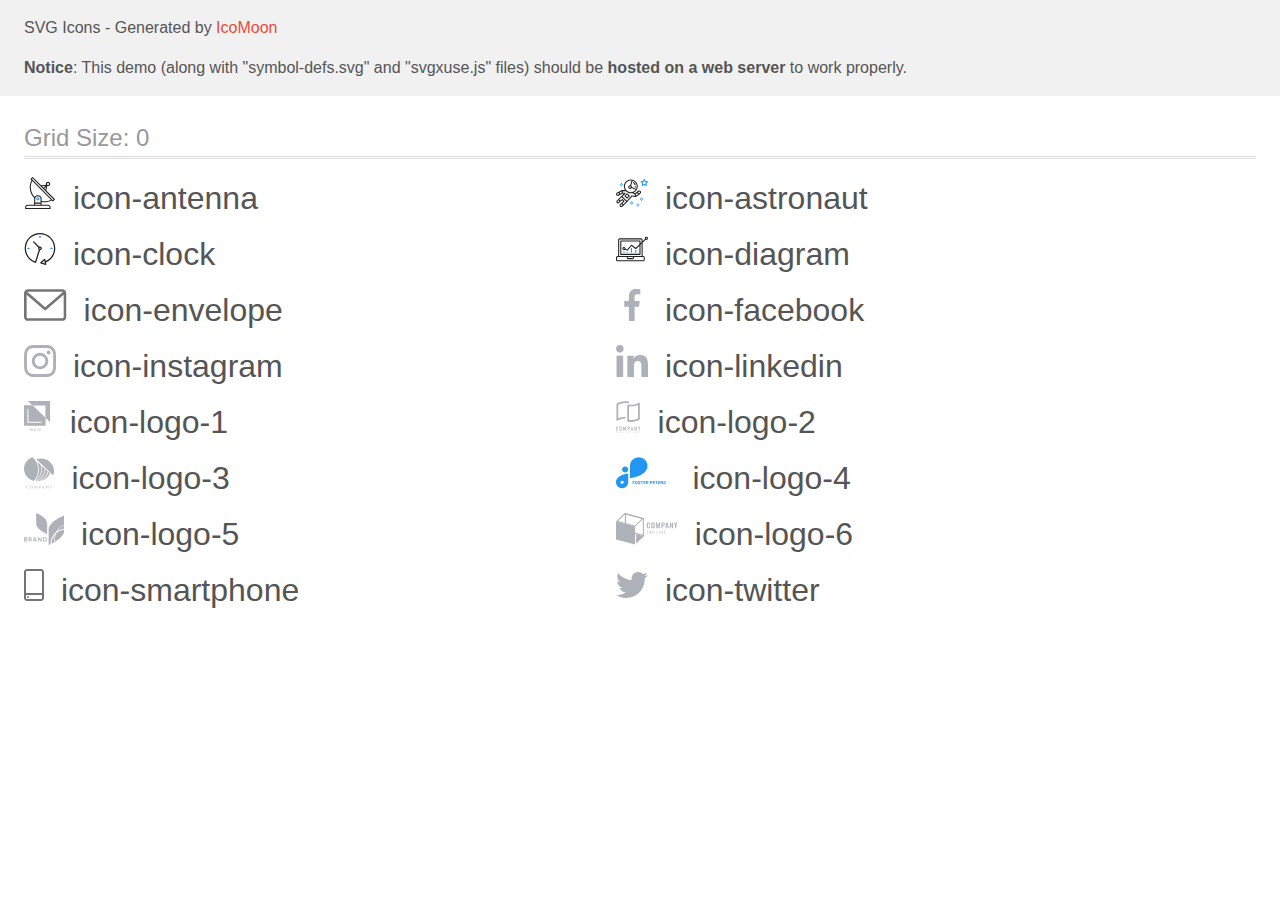
<file: svg/demo-external-svg.html>
<!doctype html>
<html>
<head>
    <title>IcoMoon - SVG Icons</title>
    <meta charset="utf-8">
    <meta name="viewport" content="width=device-width, initial-scale=1">
    <link rel="stylesheet" href="demo-files/demo.css">
    <link rel="stylesheet" href="style.css">
</head>
<body>
<header class="bgc1 clearfix">
<div class="mhl">
    <p>SVG Icons - Generated by <a href="https://icomoon.io/app">IcoMoon</a></p><p><strong>Notice</strong>: This demo (along with "symbol-defs.svg" and "svgxuse.js" files) should be <b>hosted on a web server</b> to work properly.</p>
</div>
</header>
    <div class="clearfix mhl ptl">
        <h1 class="mvm mtn fgc1">Grid Size: 0</h1>
        <div class="glyph fs1">
            <div class="clearfix pbs">
                <svg class="icon icon-antenna"><use xlink:href="symbol-defs.svg#icon-antenna"></use></svg><span class="name"> icon-antenna</span>
            </div>
        </div>
        <div class="glyph fs1">
            <div class="clearfix pbs">
                <svg class="icon icon-astronaut"><use xlink:href="symbol-defs.svg#icon-astronaut"></use></svg><span class="name"> icon-astronaut</span>
            </div>
        </div>
        <div class="glyph fs1">
            <div class="clearfix pbs">
                <svg class="icon icon-clock"><use xlink:href="symbol-defs.svg#icon-clock"></use></svg><span class="name"> icon-clock</span>
            </div>
        </div>
        <div class="glyph fs1">
            <div class="clearfix pbs">
                <svg class="icon icon-diagram"><use xlink:href="symbol-defs.svg#icon-diagram"></use></svg><span class="name"> icon-diagram</span>
            </div>
        </div>
        <div class="glyph fs1">
            <div class="clearfix pbs">
                <svg class="icon icon-envelope"><use xlink:href="symbol-defs.svg#icon-envelope"></use></svg><span class="name"> icon-envelope</span>
            </div>
        </div>
        <div class="glyph fs1">
            <div class="clearfix pbs">
                <svg class="icon icon-facebook"><use xlink:href="symbol-defs.svg#icon-facebook"></use></svg><span class="name"> icon-facebook</span>
            </div>
        </div>
        <div class="glyph fs1">
            <div class="clearfix pbs">
                <svg class="icon icon-instagram"><use xlink:href="symbol-defs.svg#icon-instagram"></use></svg><span class="name"> icon-instagram</span>
            </div>
        </div>
        <div class="glyph fs1">
            <div class="clearfix pbs">
                <svg class="icon icon-linkedin"><use xlink:href="symbol-defs.svg#icon-linkedin"></use></svg><span class="name"> icon-linkedin</span>
            </div>
        </div>
        <div class="glyph fs1">
            <div class="clearfix pbs">
                <svg class="icon icon-logo-1"><use xlink:href="symbol-defs.svg#icon-logo-1"></use></svg><span class="name"> icon-logo-1</span>
            </div>
        </div>
        <div class="glyph fs1">
            <div class="clearfix pbs">
                <svg class="icon icon-logo-2"><use xlink:href="symbol-defs.svg#icon-logo-2"></use></svg><span class="name"> icon-logo-2</span>
            </div>
        </div>
        <div class="glyph fs1">
            <div class="clearfix pbs">
                <svg class="icon icon-logo-3"><use xlink:href="symbol-defs.svg#icon-logo-3"></use></svg><span class="name"> icon-logo-3</span>
            </div>
        </div>
        <div class="glyph fs1">
            <div class="clearfix pbs">
                <svg class="icon icon-logo-4"><use xlink:href="symbol-defs.svg#icon-logo-4"></use></svg><span class="name"> icon-logo-4</span>
            </div>
        </div>
        <div class="glyph fs1">
            <div class="clearfix pbs">
                <svg class="icon icon-logo-5"><use xlink:href="symbol-defs.svg#icon-logo-5"></use></svg><span class="name"> icon-logo-5</span>
            </div>
        </div>
        <div class="glyph fs1">
            <div class="clearfix pbs">
                <svg class="icon icon-logo-6"><use xlink:href="symbol-defs.svg#icon-logo-6"></use></svg><span class="name"> icon-logo-6</span>
            </div>
        </div>
        <div class="glyph fs1">
            <div class="clearfix pbs">
                <svg class="icon icon-smartphone"><use xlink:href="symbol-defs.svg#icon-smartphone"></use></svg><span class="name"> icon-smartphone</span>
            </div>
        </div>
        <div class="glyph fs1">
            <div class="clearfix pbs">
                <svg class="icon icon-twitter"><use xlink:href="symbol-defs.svg#icon-twitter"></use></svg><span class="name"> icon-twitter</span>
            </div>
        </div>
  </div>
<script defer src="svgxuse.js"></script>
</body>
</html>
</file>
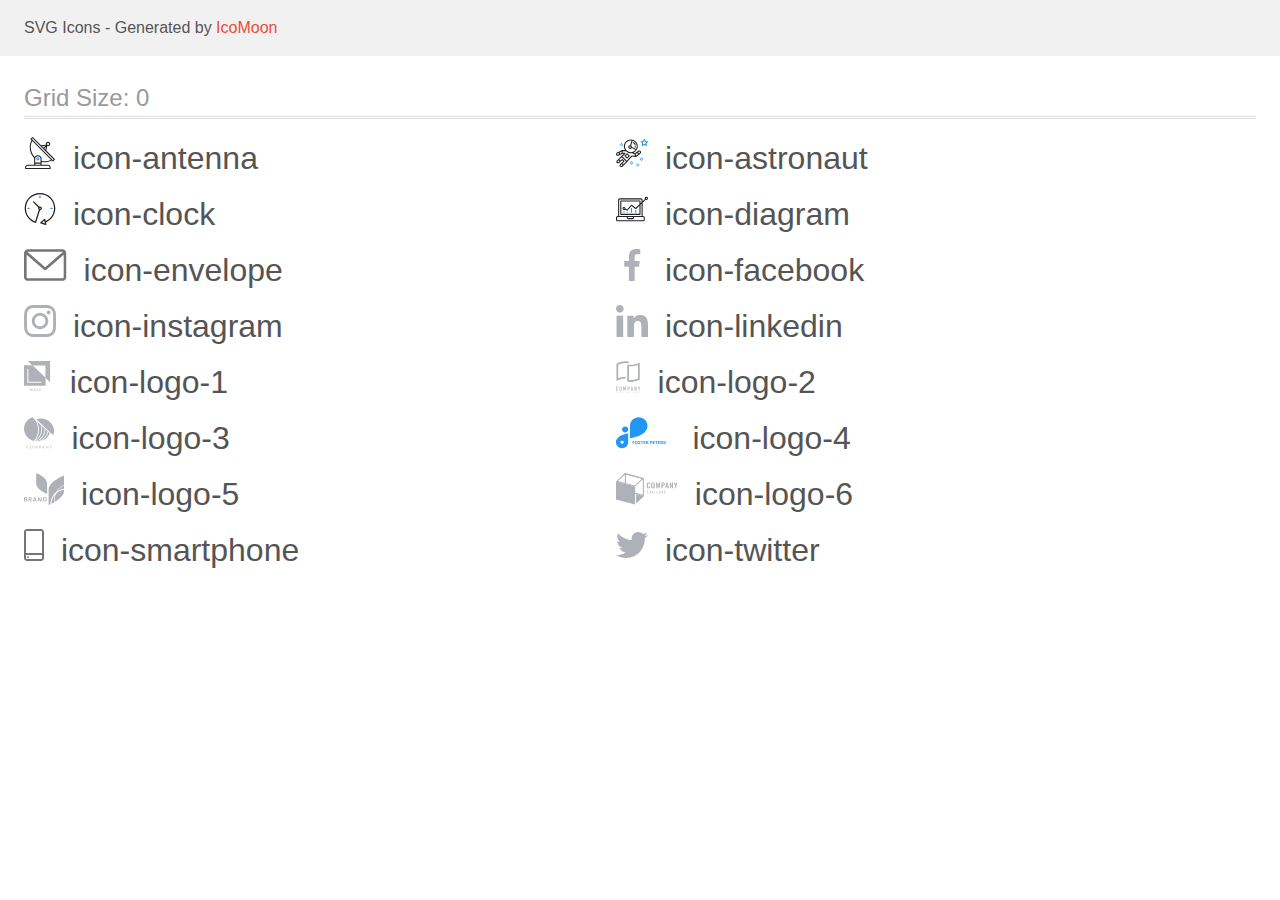
<file: svg/demo.html>
<!doctype html>
<html>
<head>
    <title>IcoMoon - SVG Icons</title>
    <meta charset="utf-8">
    <meta name="viewport" content="width=device-width, initial-scale=1">
    <link rel="stylesheet" href="demo-files/demo.css">
    <link rel="stylesheet" href="style.css">
</head>
<body>
<svg aria-hidden="true" style="position: absolute; width: 0; height: 0; overflow: hidden;" version="1.1" xmlns="http://www.w3.org/2000/svg" xmlns:xlink="http://www.w3.org/1999/xlink">
<defs>
<symbol id="icon-antenna" viewBox="0 0 32 32">
<path fill="#212121" style="fill: var(--color1, #212121)" d="M30.773 22.098l-8.443-8.505 0.937-4.615c0.242 0.094 0.499 0.144 0.758 0.146h0.006c1.192 0.014 2.17-0.941 2.184-2.133s-0.941-2.17-2.133-2.184c-1.192-0.014-2.17 0.941-2.184 2.133-0.003 0.255 0.039 0.509 0.125 0.749l-4.96 0.605-8.091-8.133c-0.099-0.101-0.235-0.159-0.377-0.16-0.14 0.001-0.274 0.056-0.373 0.155l-1.513 1.504c-0.208 0.208-0.208 0.546 0 0.754l0.814 0.826c-3.153 5.798-2.129 12.978 2.519 17.663 0.043 0.041 0.092 0.074 0.146 0.098-0.034 0.18-0.051 0.364-0.052 0.547v6.187h-6.4c-1.472 0.002-2.665 1.195-2.667 2.667v1.067c0 0.295 0.239 0.533 0.533 0.533h24.533c0.295 0 0.533-0.239 0.533-0.533v-1.067c-0.002-1.472-1.195-2.665-2.667-2.667h-6.4v-2.742c1.003 0.21 2.024 0.317 3.049 0.32 2.458-0.003 4.877-0.615 7.040-1.783l0.818 0.823c0.099 0.101 0.235 0.159 0.377 0.16 0.14-0.001 0.274-0.056 0.373-0.155l1.512-1.504c0.208-0.208 0.208-0.546 0-0.754zM23.28 6.233c0.418-0.415 1.093-0.414 1.508 0.004s0.414 1.093-0.004 1.508c-0.2 0.199-0.47 0.31-0.752 0.31h-0.003c-0.589-0.003-1.064-0.483-1.061-1.072 0.001-0.282 0.114-0.552 0.314-0.751h-0.002zM22.024 9.738l-0.598 2.946-1.175-1.182 1.774-1.763zM21.418 8.836l-1.92 1.909-1.485-1.493 3.405-0.415zM24.004 28.8c0.884 0 1.6 0.716 1.6 1.6v0.533h-23.467v-0.533c0-0.884 0.716-1.6 1.6-1.6h20.267zM16.537 26.667v1.067h-5.333v-1.067h5.333zM11.204 25.6v-4.053c0-1.294 1.196-2.347 2.667-2.347s2.667 1.053 2.667 2.347v4.053h-5.333zM17.604 23.904v-2.357c0-1.882-1.675-3.413-3.733-3.413-1.331-0.020-2.576 0.657-3.281 1.786-4.058-4.274-4.971-10.645-2.279-15.887l18.602 18.708c-2.872 1.461-6.165 1.873-9.309 1.163zM28.893 23.22l-21.057-21.181 0.755-0.752 7.935 7.98c0.004 0 0.006 0.007 0.010 0.010l13.115 13.191-0.757 0.752z"></path>
<path fill="#2196f3" style="fill: var(--color2, #2196f3)" d="M13.876 20.267h-0.005c-0.884-0.001-1.601 0.714-1.602 1.598s0.714 1.601 1.598 1.602h0.005c0.884 0.001 1.601-0.714 1.602-1.598s-0.714-1.601-1.598-1.602zM14.249 22.245c-0.1 0.1-0.236 0.156-0.378 0.155-0.295-0.002-0.532-0.242-0.53-0.536 0.001-0.141 0.057-0.276 0.157-0.375s0.233-0.154 0.373-0.155c0.295 0.002 0.532 0.241 0.531 0.536-0.001 0.141-0.057 0.276-0.157 0.375h0.005z"></path>
</symbol>
<symbol id="icon-astronaut" viewBox="0 0 32 32">
<path fill="#2196f3" style="fill: var(--color2, #2196f3)" d="M31.974 4.524c-0.063-0.193-0.229-0.333-0.43-0.363l-1.91-0.278-0.855-1.731c-0.179-0.365-0.777-0.365-0.956 0l-0.855 1.731-1.91 0.278c-0.201 0.029-0.367 0.17-0.431 0.363-0.062 0.193-0.011 0.405 0.135 0.547l1.383 1.348-0.326 1.903c-0.034 0.2 0.048 0.402 0.212 0.522 0.166 0.121 0.382 0.135 0.562 0.040l1.709-0.899 1.709 0.899c0.078 0.041 0.164 0.061 0.249 0.061 0.11 0 0.221-0.034 0.314-0.102 0.164-0.119 0.246-0.322 0.212-0.522l-0.326-1.903 1.383-1.348c0.145-0.142 0.197-0.354 0.135-0.547zM29.511 5.851c-0.125 0.122-0.183 0.299-0.153 0.472l0.191 1.114-1-0.526c-0.078-0.041-0.163-0.061-0.249-0.061s-0.17 0.020-0.249 0.061l-1.001 0.526 0.191-1.114c0.030-0.173-0.028-0.349-0.153-0.472l-0.81-0.789 1.119-0.163c0.174-0.025 0.324-0.134 0.402-0.292l0.5-1.013 0.5 1.013c0.078 0.157 0.228 0.267 0.402 0.292l1.119 0.163-0.809 0.789z"></path>
<path fill="#2196f3" style="fill: var(--color2, #2196f3)" d="M26.134 20.522h-1.067v1.067h1.067v-1.067z"></path>
<path fill="#2196f3" style="fill: var(--color2, #2196f3)" d="M26.134 22.656h-1.067v1.067h1.067v-1.067z"></path>
<path fill="#2196f3" style="fill: var(--color2, #2196f3)" d="M27.2 21.589h-1.067v1.067h1.067v-1.067z"></path>
<path fill="#2196f3" style="fill: var(--color2, #2196f3)" d="M25.067 21.589h-1.067v1.067h1.067v-1.067z"></path>
<path fill="#2196f3" style="fill: var(--color2, #2196f3)" d="M22.4 26.389h-1.067v1.067h1.067v-1.067z"></path>
<path fill="#2196f3" style="fill: var(--color2, #2196f3)" d="M22.4 28.522h-1.067v1.067h1.067v-1.067z"></path>
<path fill="#2196f3" style="fill: var(--color2, #2196f3)" d="M23.467 27.456h-1.067v1.067h1.067v-1.067z"></path>
<path fill="#2196f3" style="fill: var(--color2, #2196f3)" d="M21.333 27.456h-1.067v1.067h1.067v-1.067z"></path>
<path fill="#2196f3" style="fill: var(--color2, #2196f3)" d="M16 24.256h-1.067v1.067h1.067v-1.067z"></path>
<path fill="#2196f3" style="fill: var(--color2, #2196f3)" d="M16 26.389h-1.067v1.067h1.067v-1.067z"></path>
<path fill="#2196f3" style="fill: var(--color2, #2196f3)" d="M17.067 25.322h-1.067v1.067h1.067v-1.067z"></path>
<path fill="#2196f3" style="fill: var(--color2, #2196f3)" d="M14.933 25.322h-1.067v1.067h1.067v-1.067z"></path>
<path fill="#2196f3" style="fill: var(--color2, #2196f3)" d="M5.867 6.122h-1.067v1.067h1.067v-1.067z"></path>
<path fill="#2196f3" style="fill: var(--color2, #2196f3)" d="M5.867 8.255h-1.067v1.067h1.067v-1.067z"></path>
<path fill="#2196f3" style="fill: var(--color2, #2196f3)" d="M6.933 7.189h-1.067v1.067h1.067v-1.067z"></path>
<path fill="#2196f3" style="fill: var(--color2, #2196f3)" d="M4.8 7.189h-1.067v1.067h1.067v-1.067z"></path>
<path fill="#212121" style="fill: var(--color1, #212121)" d="M24.715 14.159c-0.287-0.388-0.709-0.637-1.188-0.705-0.481-0.068-0.956 0.058-1.34 0.352l-1.252 0.96-1.898 1.417-1.358-0.541c2.421-1.086 4.114-3.508 4.114-6.32 0-3.823-3.123-6.933-6.961-6.933s-6.961 3.11-6.961 6.933c0 1.386 0.414 2.674 1.12 3.758l-2.764-0.024c-0.002 0-0.003 0-0.005 0-0.009 0-0.015 0.004-0.023 0.005-0.053 0.002-0.105 0.013-0.155 0.031-0.013 0.005-0.026 0.008-0.038 0.013-0.006 0.003-0.013 0.003-0.019 0.006l-3.233 1.596c-0.001 0-0.001 0-0.001 0.001l-1.893 0.911c-0.021 0.009-0.042 0.021-0.063 0.035-0.755 0.502-1.012 1.489-0.598 2.295 0.22 0.429 0.595 0.745 1.056 0.889 0.178 0.055 0.359 0.083 0.539 0.083 0.29 0 0.577-0.071 0.839-0.211l1.388-0.738 2.264-1.169 1.357-0.008-5.442 5.416c-0.001 0.001-0.001 0.001-0.002 0.001l-1.339 1.333c-0.316 0.315-0.49 0.732-0.49 1.178s0.174 0.863 0.49 1.179c0.325 0.323 0.752 0.485 1.179 0.485s0.854-0.162 1.18-0.485l1.314-1.309 1.741-1.3 0.901 0.897-1.762 1.754c-0 0.001-0.001 0.001-0.002 0.001l-1.339 1.333c-0.316 0.315-0.49 0.732-0.49 1.178s0.174 0.863 0.49 1.179c0.325 0.323 0.753 0.485 1.18 0.485s0.855-0.162 1.18-0.485l3.482-3.467c0.001-0.001 0.001-0.001 0.001-0.002l1.010-1-0.004-0.004c0.006-0.006 0.015-0.009 0.022-0.015l5.166-5.658 3.471 0.494c0.025 0.004 0.050 0.005 0.075 0.005 0.065 0 0.127-0.015 0.187-0.038 0.018-0.006 0.033-0.015 0.050-0.023 0.019-0.010 0.039-0.015 0.058-0.027l3.213-2.133c0.012-0.008 0.018-0.021 0.029-0.029 0.013-0.010 0.029-0.014 0.041-0.026l1.271-1.191c0.662-0.62 0.753-1.635 0.212-2.362zM2.13 17.77c-0.173 0.093-0.37 0.111-0.558 0.052-0.187-0.058-0.338-0.186-0.427-0.358-0.161-0.314-0.068-0.695 0.214-0.902l1.314-0.632 0.449 1.313-0.992 0.527zM5.628 15.942l-1.548 0.8-0.439-1.283 2.027-1.001-0.040 1.484zM20.727 9.322c0 0.918-0.219 1.785-0.599 2.559l-4.181-1.899c-0.044-0.573-0.341-1.075-0.788-1.388l1.464-4.86c2.378 0.756 4.105 2.974 4.105 5.588zM8.938 9.322c0-3.235 2.644-5.867 5.894-5.867 0.253 0 0.5 0.021 0.745 0.052l-1.432 4.754c-0.019-0.001-0.037-0.006-0.057-0.006-1.033 0-1.873 0.837-1.873 1.867s0.84 1.867 1.873 1.867c0.694 0 1.294-0.383 1.618-0.945l3.862 1.755c-1.075 1.446-2.795 2.39-4.737 2.39-3.25 0-5.894-2.632-5.894-5.867zM14.894 10.122c0 0.441-0.362 0.8-0.806 0.8s-0.806-0.359-0.806-0.8c0-0.441 0.362-0.8 0.806-0.8s0.806 0.359 0.806 0.8zM2.465 25.146c-0.236 0.234-0.619 0.234-0.854 0.001-0.114-0.114-0.176-0.263-0.176-0.423s0.062-0.309 0.176-0.421l0.962-0.959 0.851 0.848-0.959 0.955zM5.679 28.88c-0.236 0.234-0.619 0.235-0.855 0.001-0.114-0.114-0.176-0.263-0.176-0.423s0.062-0.309 0.176-0.421l0.963-0.959 0.852 0.848-0.96 0.955zM9.16 25.411c-0.001 0-0.001 0-0.002 0.001l-1.765 1.76-0.852-0.848 1.763-1.755c0 0 0 0 0-0s0.001-0.001 0.002-0.001c0.040-0.040 0.065-0.088 0.090-0.135 0.007-0.014 0.020-0.026 0.026-0.040 0.017-0.041 0.019-0.085 0.026-0.129 0.003-0.025 0.014-0.047 0.014-0.073 0-0.036-0.013-0.070-0.020-0.106-0.006-0.032-0.006-0.065-0.019-0.095-0.020-0.050-0.055-0.094-0.091-0.138-0.010-0.012-0.014-0.027-0.025-0.038 0 0 0 0-0.001 0s-0.001-0.002-0.001-0.002l-1.607-1.6c-0.017-0.017-0.039-0.024-0.058-0.038-0.028-0.022-0.055-0.042-0.087-0.058-0.030-0.015-0.061-0.024-0.093-0.033-0.034-0.010-0.067-0.017-0.103-0.020-0.033-0.002-0.063 0.001-0.095 0.005-0.036 0.004-0.069 0.009-0.104 0.020-0.034 0.011-0.063 0.027-0.094 0.045-0.020 0.011-0.042 0.015-0.061 0.029l-1.773 1.324-0.901-0.897 2.399-2.386 4.361 4.289-0.928 0.919zM15.979 18.394c-0.015-0.002-0.030 0.004-0.045 0.003-0.039-0.002-0.076 0.001-0.115 0.007-0.030 0.005-0.059 0.011-0.088 0.021-0.034 0.012-0.065 0.028-0.097 0.047-0.030 0.018-0.057 0.037-0.083 0.061-0.013 0.011-0.028 0.017-0.040 0.029l-4.698 5.146-4.328-4.257 2.833-2.818c0.209-0.208 0.21-0.546 0.002-0.755-0.105-0.105-0.243-0.157-0.381-0.156v-0.001l-2.219 0.013 0.028-1.607 3.104 0.027c1.265 1.294 3.029 2.101 4.981 2.101 0.437 0 0.864-0.045 1.279-0.123 0.040 0.032 0.079 0.065 0.13 0.085l2.41 0.96 0.152 0.758 0.178 0.885-3.003-0.427zM20.020 18.572l-0.313-1.558 1.446-1.080 0.947 1.257-2.080 1.381zM23.774 15.741l-0.838 0.785-0.931-1.236 0.831-0.637c0.155-0.119 0.351-0.168 0.543-0.143 0.193 0.027 0.364 0.128 0.48 0.284 0.217 0.292 0.18 0.699-0.085 0.947z"></path>
<path fill="#212121" style="fill: var(--color1, #212121)" d="M13.602 18.544l-2.143-2.133c-0.207-0.207-0.545-0.207-0.753 0l-2.142 2.133c-0.1 0.101-0.157 0.236-0.157 0.378s0.056 0.278 0.157 0.378l2.142 2.133c0.104 0.103 0.241 0.155 0.377 0.155s0.273-0.052 0.376-0.155l2.143-2.133c0.1-0.1 0.157-0.236 0.157-0.378s-0.057-0.278-0.157-0.378zM11.083 20.303l-1.387-1.381 1.387-1.381 1.387 1.381-1.387 1.381z"></path>
<path fill="#212121" style="fill: var(--color1, #212121)" d="M17.164 5.071l-0.258 1.036c0.071 0.018 1.738 0.452 1.738 2.149h1.067c-0-2.017-1.666-2.965-2.547-3.185z"></path>
<path fill="#212121" style="fill: var(--color1, #212121)" d="M19.711 9.322h-1.067v1.067h1.067v-1.067z"></path>
</symbol>
<symbol id="icon-clock" viewBox="0 0 32 32">
<path fill="#212121" style="fill: var(--color1, #212121)" d="M31.297 15.301c-0.002-8.452-6.855-15.303-15.308-15.301s-15.303 6.855-15.301 15.308c0.001 6.658 4.307 12.551 10.649 14.576 0.061 0.019 0.124 0.029 0.187 0.029 0.121-0 0.239-0.032 0.343-0.094 0.135-0.080 0.236-0.207 0.283-0.356l3.865-12.25c1.057-0.005 1.909-0.866 1.903-1.923s-0.866-1.909-1.923-1.903c-0.284 0.001-0.565 0.067-0.82 0.191l-5.106-5.107c-0.253-0.245-0.657-0.238-0.902 0.016-0.239 0.247-0.239 0.639 0 0.886l5.103 5.109c-0.392 0.799-0.168 1.764 0.536 2.309l-3.683 11.673c-7.278-2.681-11.004-10.754-8.323-18.032s10.754-11.004 18.032-8.323c7.278 2.681 11.004 10.754 8.324 18.032-1.31 3.556-4.001 6.431-7.462 7.973l-0.398-1.874c-0.073-0.344-0.411-0.565-0.756-0.492-0.109 0.023-0.209 0.074-0.292 0.148l-3.837 3.426c-0.263 0.234-0.287 0.637-0.052 0.9 0.076 0.085 0.174 0.149 0.283 0.184l4.899 1.563c0.335 0.108 0.694-0.077 0.802-0.412 0.034-0.106 0.040-0.219 0.017-0.328l-0.391-1.839c5.664-2.388 9.342-7.942 9.329-14.089zM15.992 14.664c0.352 0 0.638 0.286 0.638 0.638s-0.286 0.638-0.638 0.638c-0.352 0-0.638-0.285-0.638-0.638s0.285-0.638 0.638-0.638zM18.093 29.528l2.184-1.948 0.603 2.84-2.787-0.892z"></path>
<path fill="#2196f3" style="fill: var(--color2, #2196f3)" d="M15.354 3.185v1.275c0 0.352 0.285 0.638 0.638 0.638s0.638-0.285 0.638-0.638v-1.275c0-0.352-0.286-0.638-0.638-0.638s-0.638 0.286-0.638 0.638z"></path>
<path fill="#2196f3" style="fill: var(--color2, #2196f3)" d="M3.876 14.664c-0.352 0-0.638 0.286-0.638 0.638s0.285 0.638 0.638 0.638h1.275c0.352 0 0.638-0.285 0.638-0.638s-0.285-0.638-0.638-0.638h-1.275z"></path>
<path fill="#2196f3" style="fill: var(--color2, #2196f3)" d="M28.108 15.939c0.352 0 0.638-0.285 0.638-0.638s-0.285-0.638-0.638-0.638h-1.275c-0.352 0-0.638 0.286-0.638 0.638s0.286 0.638 0.638 0.638h1.275z"></path>
</symbol>
<symbol id="icon-diagram" viewBox="0 0 32 32">
<path fill="#2196f3" style="fill: var(--color2, #2196f3)" d="M14.926 14.965h1.066v4.798h-1.066v-4.797z"></path>
<path fill="#2196f3" style="fill: var(--color2, #2196f3)" d="M19.19 17.097h1.066v2.665h-1.066v-2.665z"></path>
<path fill="#2196f3" style="fill: var(--color2, #2196f3)" d="M10.661 18.696h1.066v1.066h-1.066v-1.066z"></path>
<path fill="#2196f3" style="fill: var(--color2, #2196f3)" d="M7.463 18.163h1.066v1.599h-1.066v-1.599z"></path>
<path fill="#212121" style="fill: var(--color1, #212121)" d="M1.599 28.291h25.587c0.883 0 1.599-0.716 1.599-1.599v-2.132c0-0.883-0.716-1.599-1.599-1.599h-0.533v-13.293l3.028-2.868c0.703 0.346 1.553 0.136 2.013-0.499s0.396-1.508-0.152-2.068-1.42-0.644-2.065-0.198c-0.644 0.446-0.873 1.292-0.542 2.002l-2.281 2.163v-1.23c0-0.883-0.716-1.599-1.599-1.599h-21.322c-0.883 0-1.599 0.716-1.599 1.599v15.992h-0.533c-0.883 0-1.599 0.716-1.599 1.599v2.132c0 0.883 0.716 1.599 1.599 1.599zM30.384 4.837c0.294 0 0.533 0.239 0.533 0.533s-0.239 0.533-0.533 0.533c-0.294 0-0.533-0.239-0.533-0.533s0.239-0.533 0.533-0.533zM3.198 6.969c0-0.294 0.239-0.533 0.533-0.533h21.322c0.294 0 0.533 0.239 0.533 0.533v2.239l-1.066 1.013v-2.186c0-0.294-0.239-0.533-0.533-0.533h-19.19c-0.294 0-0.533 0.239-0.533 0.533v13.326c0 0.294 0.239 0.533 0.533 0.533h19.19c0.294 0 0.533-0.239 0.533-0.533v-9.674l1.066-1.010v12.284h-22.388v-15.992zM7.996 13.899c-0.721-0.002-1.354 0.478-1.546 1.174s0.105 1.433 0.725 1.801c0.62 0.368 1.41 0.276 1.928-0.226l1.853 0.93c0.215 0.108 0.476 0.057 0.636-0.123l3.939-4.431 3.872 2.901c0.208 0.156 0.498 0.139 0.686-0.039l3.365-3.188v8.131h-18.124v-12.26h18.124v2.66l-3.771 3.572-3.904-2.927c-0.222-0.166-0.534-0.135-0.718 0.072l-3.993 4.493-1.493-0.746c0.011-0.064 0.018-0.129 0.020-0.193 0-0.883-0.716-1.599-1.599-1.599zM8.529 15.498c0 0.294-0.239 0.533-0.533 0.533s-0.533-0.239-0.533-0.533c0-0.294 0.239-0.533 0.533-0.533s0.533 0.239 0.533 0.533zM11.727 24.026h5.331v0.533c0 0.294-0.239 0.533-0.533 0.533h-4.264c-0.294 0-0.533-0.239-0.533-0.533v-0.533zM1.066 24.56c0-0.294 0.239-0.533 0.533-0.533h9.062v0.533c0 0.883 0.716 1.599 1.599 1.599h4.264c0.883 0 1.599-0.716 1.599-1.599v-0.533h9.062c0.294 0 0.533 0.239 0.533 0.533v2.132c0 0.294-0.239 0.533-0.533 0.533h-25.587c-0.294 0-0.533-0.239-0.533-0.533v-2.132z"></path>
</symbol>
<symbol id="icon-envelope" viewBox="0 0 43 32">
<path fill="#757575" style="fill: var(--color3, #757575)" d="M38.667 0h-34.667c-2.206 0-4 1.794-4 4v24c0 2.206 1.794 4 4 4h34.667c2.206 0 4-1.794 4-4v-24c0-2.206-1.794-4-4-4zM38.667 2.667c0.181 0 0.353 0.038 0.511 0.103l-17.844 15.466-17.844-15.466c0.158-0.066 0.33-0.103 0.511-0.103h34.667zM38.667 29.333h-34.667c-0.736 0-1.333-0.598-1.333-1.333v-22.413l17.793 15.421c0.251 0.217 0.563 0.326 0.874 0.326s0.622-0.108 0.874-0.326l17.793-15.421v22.413c0 0.736-0.598 1.333-1.333 1.333z"></path>
</symbol>
<symbol id="icon-facebook" viewBox="0 0 32 32">
<path fill="#afb1b8" style="fill: var(--color4, #afb1b8)" d="M21.329 5.313h2.921v-5.088c-0.504-0.069-2.237-0.225-4.256-0.225-4.212 0-7.097 2.649-7.097 7.519v4.481h-4.648v5.688h4.648v14.312h5.699v-14.311h4.46l0.708-5.688h-5.169v-3.919c0.001-1.644 0.444-2.769 2.735-2.769z"></path>
</symbol>
<symbol id="icon-instagram" viewBox="0 0 32 32">
<path fill="#afb1b8" style="fill: var(--color4, #afb1b8)" d="M31.969 9.408c-0.075-1.7-0.35-2.869-0.744-3.882-0.406-1.075-1.031-2.038-1.85-2.838-0.8-0.813-1.769-1.444-2.832-1.844-1.019-0.394-2.182-0.669-3.882-0.744-1.713-0.081-2.257-0.1-6.601-0.1s-4.888 0.019-6.595 0.094c-1.7 0.075-2.869 0.35-3.882 0.744-1.075 0.406-2.038 1.031-2.838 1.85-0.813 0.8-1.444 1.769-1.844 2.832-0.394 1.019-0.669 2.182-0.744 3.882-0.081 1.713-0.1 2.257-0.1 6.601s0.019 4.888 0.094 6.595c0.075 1.7 0.35 2.869 0.744 3.882 0.406 1.075 1.038 2.038 1.85 2.838 0.8 0.813 1.769 1.444 2.832 1.844 1.019 0.394 2.182 0.669 3.882 0.744 1.706 0.075 2.25 0.094 6.595 0.094s4.888-0.019 6.595-0.094c1.7-0.075 2.869-0.35 3.882-0.744 2.151-0.832 3.851-2.532 4.682-4.682 0.394-1.019 0.669-2.182 0.744-3.882 0.075-1.707 0.094-2.251 0.094-6.595s-0.006-4.888-0.081-6.595zM29.087 22.473c-0.069 1.563-0.331 2.407-0.55 2.969-0.538 1.394-1.644 2.5-3.038 3.038-0.563 0.219-1.413 0.481-2.969 0.55-1.688 0.075-2.194 0.094-6.464 0.094s-4.782-0.019-6.464-0.094c-1.563-0.069-2.407-0.331-2.969-0.55-0.694-0.256-1.325-0.663-1.838-1.194-0.531-0.519-0.938-1.144-1.194-1.838-0.219-0.563-0.481-1.413-0.55-2.969-0.075-1.688-0.094-2.194-0.094-6.464s0.019-4.782 0.094-6.464c0.069-1.563 0.331-2.407 0.55-2.969 0.256-0.694 0.663-1.325 1.2-1.838 0.519-0.531 1.144-0.938 1.838-1.194 0.563-0.219 1.413-0.481 2.969-0.55 1.688-0.075 2.194-0.094 6.464-0.094 4.276 0 4.782 0.019 6.464 0.094 1.563 0.069 2.407 0.331 2.969 0.55 0.694 0.256 1.325 0.662 1.838 1.194 0.531 0.519 0.938 1.144 1.194 1.838 0.219 0.563 0.481 1.413 0.55 2.969 0.075 1.688 0.094 2.194 0.094 6.464s-0.019 4.77-0.094 6.458z"></path>
<path fill="#afb1b8" style="fill: var(--color4, #afb1b8)" d="M16.059 7.783c-4.538 0-8.22 3.682-8.22 8.22s3.682 8.22 8.22 8.22c4.539 0 8.22-3.682 8.22-8.22s-3.682-8.22-8.22-8.22zM16.059 21.335c-2.944 0-5.332-2.388-5.332-5.332s2.388-5.332 5.332-5.332c2.944 0 5.332 2.388 5.332 5.332s-2.388 5.332-5.332 5.332z"></path>
<path fill="#afb1b8" style="fill: var(--color4, #afb1b8)" d="M26.524 7.458c0 1.060-0.859 1.919-1.919 1.919s-1.919-0.859-1.919-1.919c0-1.060 0.859-1.919 1.919-1.919s1.919 0.859 1.919 1.919z"></path>
</symbol>
<symbol id="icon-linkedin" viewBox="0 0 32 32">
<path fill="#afb1b8" style="fill: var(--color4, #afb1b8)" d="M31.992 32v-0.001h0.008v-11.736c0-5.741-1.236-10.164-7.948-10.164-3.227 0-5.392 1.771-6.276 3.449h-0.093v-2.913h-6.364v21.364h6.627v-10.579c0-2.785 0.528-5.479 3.977-5.479 3.399 0 3.449 3.179 3.449 5.657v10.401h6.62z"></path>
<path fill="#afb1b8" style="fill: var(--color4, #afb1b8)" d="M0.528 10.636h6.635v21.364h-6.635v-21.364z"></path>
<path fill="#afb1b8" style="fill: var(--color4, #afb1b8)" d="M3.843 0c-2.121 0-3.843 1.721-3.843 3.843s1.721 3.879 3.843 3.879c2.121 0 3.843-1.757 3.843-3.879-0.001-2.121-1.723-3.843-3.843-3.843v0z"></path>
</symbol>
<symbol id="icon-logo-1" viewBox="0 0 29 32">
<path fill="#afb1b8" style="fill: var(--color4, #afb1b8)" d="M3.84 0l4.677 4.428h13.046v12.351l4.677 4.428v-21.206h-22.4z"></path>
<path fill="#afb1b8" style="fill: var(--color4, #afb1b8)" d="M0 4.241v20.6h21.76v-8.188l-13.105-12.406-8.655-0.005zM17.615 21.828h-14.172v-13.854h1.002v12.916h13.17v0.938z"></path>
<path fill="#afb1b8" style="fill: var(--color4, #afb1b8)" d="M6.266 28.662l0.523-1.078h0.438l-0.763 1.438v0.837h-0.397v-0.837l-0.764-1.438h0.439l0.523 1.078zM8.513 29.329h-0.881l-0.184 0.53h-0.411l0.859-2.275h0.355l0.861 2.275h-0.412l-0.186-0.53zM7.743 29.010h0.659l-0.33-0.944-0.33 0.944zM10.071 29.244c0-0.105 0.029-0.202 0.086-0.289 0.057-0.089 0.17-0.193 0.339-0.314-0.088-0.111-0.151-0.206-0.186-0.284s-0.052-0.154-0.052-0.227c0-0.178 0.054-0.319 0.162-0.422s0.254-0.156 0.438-0.156c0.166 0 0.301 0.049 0.406 0.147 0.106 0.097 0.159 0.217 0.159 0.361 0 0.095-0.024 0.182-0.072 0.262-0.048 0.079-0.127 0.158-0.236 0.238l-0.155 0.113 0.439 0.519c0.064-0.125 0.095-0.264 0.095-0.417h0.33c0 0.28-0.066 0.51-0.197 0.689l0.334 0.395h-0.441l-0.128-0.152c-0.162 0.122-0.356 0.183-0.581 0.183s-0.405-0.059-0.541-0.178c-0.134-0.12-0.202-0.276-0.202-0.467zM10.824 29.587c0.128 0 0.248-0.043 0.359-0.128l-0.497-0.586-0.048 0.034c-0.125 0.095-0.188 0.203-0.188 0.325 0 0.105 0.034 0.191 0.102 0.256s0.158 0.098 0.272 0.098zM10.615 28.121c0 0.087 0.054 0.197 0.161 0.33l0.173-0.119 0.048-0.039c0.065-0.057 0.097-0.131 0.097-0.22 0-0.059-0.022-0.11-0.067-0.152-0.045-0.043-0.102-0.064-0.17-0.064-0.074 0-0.133 0.025-0.177 0.075s-0.066 0.113-0.066 0.189zM14.748 29.118c-0.023 0.243-0.113 0.432-0.269 0.569-0.156 0.135-0.364 0.203-0.623 0.203-0.181 0-0.341-0.043-0.48-0.128-0.137-0.086-0.244-0.209-0.319-0.367s-0.114-0.342-0.117-0.552v-0.212c0-0.215 0.038-0.404 0.114-0.567s0.185-0.29 0.327-0.378c0.143-0.088 0.307-0.133 0.494-0.133 0.251 0 0.453 0.068 0.606 0.205s0.242 0.329 0.267 0.578h-0.394c-0.019-0.164-0.067-0.281-0.144-0.353-0.076-0.073-0.188-0.109-0.336-0.109-0.172 0-0.304 0.063-0.397 0.189-0.092 0.125-0.139 0.309-0.141 0.552v0.202c0 0.246 0.044 0.433 0.131 0.563s0.218 0.194 0.387 0.194c0.155 0 0.272-0.035 0.35-0.105s0.128-0.186 0.148-0.348h0.394zM16.918 28.78c0 0.223-0.039 0.419-0.116 0.588-0.077 0.168-0.188 0.297-0.331 0.388-0.143 0.090-0.307 0.134-0.494 0.134-0.184 0-0.349-0.045-0.494-0.134-0.144-0.091-0.255-0.219-0.334-0.386-0.078-0.167-0.118-0.359-0.119-0.576v-0.128c0-0.222 0.039-0.418 0.117-0.588 0.079-0.17 0.19-0.299 0.333-0.389 0.144-0.091 0.308-0.136 0.494-0.136s0.349 0.045 0.492 0.134c0.144 0.088 0.255 0.217 0.333 0.384s0.118 0.361 0.119 0.583v0.127zM16.523 28.662c0-0.252-0.048-0.445-0.144-0.58-0.095-0.134-0.23-0.202-0.405-0.202-0.171 0-0.305 0.067-0.402 0.202-0.096 0.133-0.145 0.322-0.147 0.567v0.131c0 0.25 0.048 0.443 0.145 0.58s0.233 0.205 0.406 0.205c0.175 0 0.309-0.067 0.403-0.2 0.095-0.133 0.142-0.328 0.142-0.584v-0.119z"></path>
</symbol>
<symbol id="icon-logo-2" viewBox="0 0 25 32">
<path fill="#afb1b8" style="fill: var(--color4, #afb1b8)" d="M10.447 1.806h0.084c0.156 0 0.324 0.016 0.49 0.030 0.734 0.052 1.463 0.162 2.179 0.329v-1.762c-0.738-0.185-1.491-0.305-2.25-0.358-0.288-0.022-0.595-0.036-0.909-0.044h-0.263c-1.523 0.006-3.039 0.201-4.515 0.582-1.68 0.419-3.293 1.075-4.79 1.948v17.475c1.442-0.783 2.976-1.381 4.566-1.779 1.256-0.32 2.539-0.517 3.833-0.588h0.051c0.216-0.011 0.433-0.017 0.655-0.019v-1.79c-1.681 0.022-3.353 0.244-4.982 0.662-0.602 0.157-1.185 0.325-1.731 0.513l-0.623 0.211v-13.625l0.266-0.128c2.032-0.963 4.229-1.524 6.471-1.651 0.019-0.001 0.037-0.001 0.056 0 0.248-0.013 0.497-0.019 0.741-0.019h0.28c0.129 0.003 0.258 0.006 0.388 0.014z"></path>
<path fill="#afb1b8" style="fill: var(--color4, #afb1b8)" d="M14.837 3.651c-0.409 0-0.814-0.014-1.205-0.044-0.467-0.034-0.947-0.091-1.401-0.167-0.277-0.047-0.55-0.103-0.814-0.164v17.275c1.12 0.277 2.271 0.413 3.425 0.404 1.523-0.006 3.039-0.201 4.515-0.581 1.68-0.42 3.294-1.075 4.792-1.948v-17.163c-1.442 0.783-2.975 1.381-4.564 1.781-1.551 0.398-3.145 0.603-4.747 0.609zM21.745 3.95l0.623-0.21v13.63l-0.266 0.128c-1.021 0.486-2.087 0.869-3.184 1.144-1.331 0.344-2.7 0.522-4.074 0.527-0.411 0-0.819-0.017-1.214-0.052l-0.427-0.038v-14.017l0.497 0.033c0.361 0.023 0.735 0.034 1.141 0.034 1.745-0.006 3.482-0.229 5.173-0.663 0.581-0.153 1.158-0.325 1.731-0.518z"></path>
<path fill="#afb1b8" style="fill: var(--color4, #afb1b8)" d="M1.684 25.977c-0.090-0.093-0.197-0.166-0.317-0.214s-0.247-0.071-0.376-0.066c-0.137-0.002-0.273 0.024-0.4 0.075-0.117 0.046-0.222 0.116-0.311 0.205s-0.156 0.196-0.201 0.313c-0.049 0.123-0.073 0.254-0.072 0.387v2.335c-0.006 0.165 0.026 0.328 0.092 0.479 0.055 0.12 0.135 0.226 0.233 0.313 0.093 0.079 0.203 0.135 0.321 0.166 0.114 0.032 0.231 0.048 0.349 0.049 0.13 0.001 0.259-0.027 0.377-0.081 0.117-0.051 0.222-0.124 0.311-0.216 0.087-0.091 0.156-0.197 0.204-0.313 0.050-0.118 0.075-0.244 0.075-0.372v-0.261h-0.61v0.208c0.002 0.071-0.010 0.142-0.036 0.208-0.020 0.050-0.050 0.095-0.089 0.131-0.038 0.031-0.081 0.053-0.128 0.067-0.041 0.014-0.084 0.021-0.128 0.022-0.054 0.006-0.11-0.002-0.16-0.024s-0.094-0.057-0.126-0.101c-0.058-0.094-0.086-0.203-0.081-0.313v-2.177c-0.004-0.121 0.022-0.241 0.075-0.349 0.032-0.049 0.077-0.089 0.129-0.114s0.112-0.034 0.17-0.027c0.053-0.002 0.105 0.009 0.152 0.032s0.089 0.057 0.12 0.099c0.068 0.090 0.104 0.2 0.101 0.313v0.202h0.604v-0.238c0.001-0.14-0.024-0.278-0.075-0.408-0.045-0.122-0.114-0.234-0.204-0.329z"></path>
<path fill="#afb1b8" style="fill: var(--color4, #afb1b8)" d="M5.31 25.95c-0.195-0.164-0.44-0.255-0.694-0.257-0.124 0-0.248 0.023-0.364 0.066-0.119 0.042-0.228 0.107-0.322 0.191-0.101 0.091-0.182 0.202-0.237 0.327-0.061 0.143-0.092 0.297-0.089 0.452v2.239c-0.004 0.158 0.026 0.314 0.089 0.459 0.055 0.12 0.136 0.227 0.237 0.313 0.093 0.087 0.203 0.154 0.322 0.197 0.117 0.043 0.24 0.065 0.364 0.066s0.248-0.023 0.364-0.066c0.121-0.044 0.233-0.111 0.33-0.197 0.097-0.087 0.176-0.194 0.23-0.313 0.063-0.145 0.093-0.301 0.089-0.459v-2.239c0.003-0.155-0.027-0.31-0.089-0.452-0.054-0.123-0.133-0.235-0.23-0.327zM5.025 28.969c0.005 0.060-0.003 0.12-0.024 0.176s-0.054 0.107-0.097 0.148c-0.081 0.068-0.182 0.105-0.287 0.105s-0.207-0.037-0.287-0.105c-0.043-0.041-0.076-0.092-0.097-0.148s-0.029-0.116-0.024-0.176v-2.239c-0.005-0.060 0.003-0.12 0.024-0.176s0.054-0.107 0.097-0.148c0.081-0.068 0.182-0.105 0.287-0.105s0.207 0.037 0.287 0.105c0.043 0.041 0.076 0.092 0.097 0.148s0.029 0.116 0.024 0.176v2.239z"></path>
<path fill="#afb1b8" style="fill: var(--color4, #afb1b8)" d="M10.072 29.969v-4.239h-0.587l-0.771 2.244h-0.011l-0.777-2.244h-0.581v4.239h0.606v-2.579h0.011l0.593 1.823h0.302l0.598-1.823h0.011v2.579h0.606z"></path>
<path fill="#afb1b8" style="fill: var(--color4, #afb1b8)" d="M13.513 26.027c-0.093-0.105-0.211-0.184-0.342-0.232-0.142-0.046-0.29-0.068-0.439-0.066h-0.9v4.239h0.604v-1.656h0.311c0.188 0.009 0.376-0.031 0.545-0.116 0.137-0.076 0.252-0.188 0.332-0.324 0.070-0.113 0.117-0.238 0.139-0.369 0.024-0.16 0.035-0.321 0.033-0.482 0.006-0.204-0.014-0.407-0.059-0.606-0.040-0.147-0.117-0.281-0.223-0.39zM13.201 27.319c-0.003 0.077-0.022 0.152-0.056 0.221-0.035 0.065-0.089 0.117-0.156 0.149-0.089 0.040-0.187 0.058-0.285 0.053h-0.276v-1.441h0.311c0.094-0.005 0.187 0.014 0.273 0.053 0.062 0.036 0.112 0.091 0.142 0.157 0.033 0.074 0.051 0.155 0.053 0.236 0 0.089 0 0.183 0 0.282s0.006 0.2 0 0.291h-0.006z"></path>
<path fill="#afb1b8" style="fill: var(--color4, #afb1b8)" d="M16.374 25.73h-0.495l-0.934 4.239h0.604l0.177-0.911h0.824l0.177 0.911h0.604l-0.957-4.239zM15.817 28.481l0.297-1.537h0.011l0.296 1.537h-0.604z"></path>
<path fill="#afb1b8" style="fill: var(--color4, #afb1b8)" d="M20.277 28.284h-0.011l-0.912-2.554h-0.581v4.239h0.604v-2.549h0.012l0.923 2.549h0.568v-4.239h-0.604v2.554z"></path>
<path fill="#afb1b8" style="fill: var(--color4, #afb1b8)" d="M23.968 25.73l-0.486 1.685h-0.012l-0.486-1.685h-0.64l0.83 2.447v1.792h0.604v-1.792l0.83-2.447h-0.64z"></path>
<path fill="#afb1b8" style="fill: var(--color4, #afb1b8)" d="M0 31.166h0.291v0.817h0.198v-0.817h0.29v-0.167h-0.778v0.167z"></path>
<path fill="#afb1b8" style="fill: var(--color4, #afb1b8)" d="M2.447 30.998l-0.381 0.984h0.21l0.081-0.224h0.392l0.084 0.224h0.215l-0.391-0.984h-0.21zM2.416 31.593l0.134-0.365 0.134 0.365h-0.268z"></path>
<path fill="#afb1b8" style="fill: var(--color4, #afb1b8)" d="M4.866 31.62h0.227v0.127c-0.066 0.053-0.149 0.082-0.234 0.083-0.040 0.002-0.079-0.005-0.116-0.021s-0.068-0.041-0.093-0.072c-0.052-0.075-0.078-0.165-0.073-0.257 0-0.219 0.095-0.329 0.283-0.329 0.050-0.005 0.099 0.008 0.14 0.037s0.070 0.071 0.082 0.12l0.195-0.038c-0.042-0.192-0.181-0.289-0.417-0.289-0.127-0.003-0.25 0.042-0.344 0.127-0.050 0.049-0.088 0.108-0.112 0.174s-0.034 0.135-0.029 0.205c-0.006 0.135 0.039 0.267 0.126 0.369 0.048 0.050 0.107 0.088 0.171 0.113s0.134 0.035 0.203 0.031c0.154 0.004 0.304-0.052 0.417-0.157v-0.388h-0.427v0.166z"></path>
<path fill="#afb1b8" style="fill: var(--color4, #afb1b8)" d="M7.337 30.998h-0.199v0.984h0.69v-0.167h-0.49v-0.817z"></path>
<path fill="#afb1b8" style="fill: var(--color4, #afb1b8)" d="M9.426 30.998h-0.199v0.984h0.199v-0.984z"></path>
<path fill="#afb1b8" style="fill: var(--color4, #afb1b8)" d="M11.469 31.656l-0.403-0.657h-0.193v0.984h0.185v-0.643l0.395 0.643h0.198v-0.984h-0.182v0.657z"></path>
<path fill="#afb1b8" style="fill: var(--color4, #afb1b8)" d="M13.315 31.549h0.49v-0.167h-0.49v-0.216h0.528v-0.167h-0.727v0.984h0.747v-0.167h-0.548v-0.266z"></path>
<path fill="#afb1b8" style="fill: var(--color4, #afb1b8)" d="M17.792 31.387h-0.388v-0.388h-0.198v0.984h0.198v-0.43h0.388v0.43h0.198v-0.984h-0.198v0.388z"></path>
<path fill="#afb1b8" style="fill: var(--color4, #afb1b8)" d="M19.649 31.549h0.492v-0.167h-0.492v-0.216h0.529v-0.167h-0.727v0.984h0.746v-0.167h-0.548v-0.266z"></path>
<path fill="#afb1b8" style="fill: var(--color4, #afb1b8)" d="M22.168 31.549c0.171-0.027 0.258-0.117 0.258-0.274 0.005-0.042-0.001-0.084-0.018-0.123s-0.044-0.072-0.078-0.096c-0.089-0.045-0.189-0.065-0.288-0.058h-0.417v0.984h0.198v-0.412h0.039c0.042-0.003 0.084 0.005 0.123 0.022 0.029 0.018 0.053 0.043 0.070 0.072l0.215 0.313h0.237l-0.12-0.192c-0.053-0.095-0.128-0.176-0.218-0.236zM21.969 31.413h-0.146v-0.247h0.156c0.068-0.005 0.136 0.002 0.201 0.023 0.014 0.013 0.026 0.029 0.033 0.046s0.011 0.037 0.010 0.056c-0.001 0.019-0.006 0.038-0.015 0.055s-0.022 0.032-0.037 0.043c-0.065 0.020-0.133 0.028-0.201 0.023z"></path>
<path fill="#afb1b8" style="fill: var(--color4, #afb1b8)" d="M24.067 31.549h0.49v-0.167h-0.49v-0.216h0.529v-0.167h-0.729v0.984h0.747v-0.167h-0.548v-0.266z"></path>
</symbol>
<symbol id="icon-logo-3" viewBox="0 0 31 32">
<path fill="#afb1b8" style="fill: var(--color4, #afb1b8)" d="M4.722 31.103c0.011 0 0.022 0.003 0.032 0.007s0.019 0.011 0.027 0.018l0.153 0.161c-0.119 0.13-0.266 0.234-0.431 0.305-0.193 0.077-0.401 0.115-0.611 0.109-0.197 0.004-0.392-0.031-0.574-0.102-0.164-0.065-0.312-0.164-0.433-0.288-0.123-0.129-0.218-0.28-0.279-0.445-0.067-0.184-0.1-0.377-0.098-0.571-0.003-0.195 0.033-0.39 0.105-0.573 0.067-0.166 0.168-0.317 0.297-0.445 0.131-0.126 0.287-0.224 0.459-0.29 0.189-0.070 0.389-0.104 0.591-0.102 0.188-0.004 0.375 0.027 0.549 0.093 0.152 0.063 0.291 0.15 0.412 0.257l-0.128 0.171c-0.009 0.012-0.020 0.023-0.033 0.031-0.015 0.010-0.033 0.014-0.052 0.013-0.020-0.001-0.039-0.008-0.056-0.018l-0.069-0.046-0.096-0.058c-0.041-0.022-0.084-0.041-0.128-0.057-0.057-0.019-0.115-0.035-0.174-0.046-0.075-0.013-0.151-0.019-0.228-0.018-0.146-0.002-0.29 0.024-0.425 0.077-0.126 0.048-0.239 0.122-0.333 0.215-0.095 0.099-0.169 0.216-0.216 0.343-0.054 0.145-0.080 0.298-0.078 0.452-0.002 0.156 0.024 0.312 0.078 0.46 0.047 0.126 0.119 0.242 0.212 0.341 0.088 0.093 0.196 0.165 0.318 0.212 0.125 0.049 0.259 0.074 0.394 0.073 0.078 0.001 0.156-0.004 0.234-0.015 0.126-0.015 0.247-0.056 0.354-0.122 0.054-0.034 0.104-0.072 0.151-0.113 0.020-0.018 0.046-0.028 0.073-0.029z"></path>
<path fill="#afb1b8" style="fill: var(--color4, #afb1b8)" d="M9.144 30.296c0.002 0.194-0.033 0.386-0.103 0.567-0.062 0.165-0.161 0.315-0.288 0.44s-0.282 0.224-0.452 0.289c-0.375 0.136-0.789 0.136-1.164 0-0.169-0.066-0.323-0.165-0.45-0.29-0.128-0.128-0.227-0.279-0.291-0.445-0.138-0.367-0.138-0.769 0-1.136 0.065-0.166 0.164-0.317 0.291-0.447 0.128-0.121 0.281-0.216 0.45-0.279 0.374-0.139 0.79-0.139 1.164 0 0.17 0.066 0.324 0.165 0.452 0.29 0.126 0.127 0.224 0.276 0.289 0.44 0.071 0.183 0.106 0.376 0.103 0.571zM8.742 30.296c0.003-0.155-0.022-0.309-0.073-0.456-0.043-0.126-0.113-0.242-0.205-0.341-0.090-0.094-0.2-0.167-0.323-0.215-0.272-0.1-0.574-0.1-0.846 0-0.123 0.048-0.234 0.121-0.324 0.215-0.093 0.098-0.164 0.215-0.207 0.341-0.097 0.297-0.097 0.615 0 0.912 0.043 0.126 0.114 0.242 0.207 0.341 0.090 0.093 0.2 0.166 0.324 0.213 0.273 0.097 0.573 0.097 0.846 0 0.123-0.047 0.234-0.12 0.323-0.213 0.092-0.099 0.162-0.215 0.205-0.341 0.051-0.147 0.076-0.301 0.073-0.456z"></path>
<path fill="#afb1b8" style="fill: var(--color4, #afb1b8)" d="M12.161 30.774l0.040 0.102c0.015-0.036 0.029-0.069 0.044-0.102 0.015-0.034 0.031-0.068 0.050-0.1l0.978-1.694c0.019-0.029 0.036-0.047 0.056-0.053 0.026-0.008 0.053-0.011 0.080-0.009h0.289v2.755h-0.343v-2.026c0-0.026 0-0.055 0-0.086-0.002-0.032-0.002-0.063 0-0.095l-0.984 1.718c-0.012 0.026-0.033 0.047-0.058 0.063s-0.054 0.023-0.084 0.023h-0.056c-0.030 0-0.059-0.007-0.084-0.023s-0.045-0.037-0.057-0.063l-1.013-1.729c0 0.033 0 0.066 0 0.099s0 0.062 0 0.088v2.026h-0.331v-2.75h0.289c0.027-0.002 0.054 0.002 0.080 0.009 0.024 0.011 0.043 0.030 0.054 0.053l0.999 1.696c0.020 0.031 0.036 0.064 0.050 0.098z"></path>
<path fill="#afb1b8" style="fill: var(--color4, #afb1b8)" d="M15.842 30.638v1.032h-0.383v-2.752h0.854c0.161-0.003 0.322 0.017 0.477 0.060 0.124 0.033 0.239 0.092 0.337 0.171 0.085 0.075 0.151 0.167 0.191 0.27 0.045 0.112 0.067 0.232 0.065 0.352 0.002 0.121-0.022 0.24-0.071 0.352-0.046 0.106-0.117 0.2-0.207 0.275-0.098 0.083-0.214 0.145-0.339 0.182-0.149 0.045-0.305 0.067-0.461 0.064l-0.463-0.007zM15.842 30.342h0.463c0.101 0.001 0.201-0.013 0.297-0.042 0.079-0.025 0.152-0.066 0.214-0.119 0.058-0.050 0.102-0.113 0.13-0.182 0.031-0.074 0.047-0.152 0.046-0.232 0.004-0.076-0.009-0.153-0.038-0.224s-0.075-0.135-0.134-0.188c-0.146-0.109-0.33-0.162-0.515-0.148h-0.463v1.134z"></path>
<path fill="#afb1b8" style="fill: var(--color4, #afb1b8)" d="M20.987 31.673h-0.302c-0.030 0.001-0.060-0.008-0.084-0.026-0.022-0.017-0.039-0.039-0.050-0.064l-0.26-0.666h-1.307l-0.27 0.666c-0.010 0.024-0.026 0.046-0.048 0.062-0.024 0.019-0.055 0.028-0.086 0.027h-0.302l1.148-2.756h0.398l1.164 2.756zM19.092 30.65h1.080l-0.456-1.122c-0.035-0.084-0.064-0.171-0.086-0.259l-0.044 0.144c-0.013 0.044-0.029 0.084-0.042 0.117l-0.452 1.12z"></path>
<path fill="#afb1b8" style="fill: var(--color4, #afb1b8)" d="M22.641 28.931c0.023 0.012 0.043 0.029 0.057 0.049l1.675 2.077c0-0.033 0-0.066 0-0.097s0-0.062 0-0.091v-1.951h0.343v2.756h-0.191c-0.027 0.001-0.054-0.005-0.078-0.016-0.024-0.013-0.044-0.030-0.061-0.051l-1.673-2.075c0.002 0.032 0.002 0.063 0 0.095 0 0.031 0 0.058 0 0.084v1.964h-0.343v-2.756h0.203c0.024-0.001 0.047 0.004 0.069 0.013z"></path>
<path fill="#afb1b8" style="fill: var(--color4, #afb1b8)" d="M27.537 30.577v1.094h-0.383v-1.094l-1.059-1.66h0.343c0.029-0.002 0.059 0.007 0.082 0.024 0.021 0.018 0.038 0.039 0.052 0.062l0.662 1.071c0.027 0.046 0.050 0.088 0.069 0.128s0.034 0.078 0.048 0.117l0.050-0.119c0.019-0.043 0.040-0.085 0.065-0.126l0.653-1.078c0.014-0.021 0.030-0.041 0.050-0.058 0.023-0.019 0.052-0.029 0.082-0.027h0.346l-1.060 1.667z"></path>
<path fill="#afb1b8" style="fill: var(--color4, #afb1b8)" d="M11.971 24.293c0.167 0.020 0.335 0.036 0.505 0.051 2.583-1.101 4.768-2.902 6.282-5.18s2.29-4.929 2.231-7.624l-2.846-2.712c0.579 2.869 0.308 5.836-0.782 8.567s-2.956 5.12-5.389 6.898z"></path>
<path fill="#afb1b8" style="fill: var(--color4, #afb1b8)" d="M10.955 24.167l0.077 0.015c2.6-1.772 4.583-4.247 5.691-7.104s1.292-5.965 0.526-8.922l-4.054-3.862c1.64 3.175 2.3 6.728 1.903 10.246s-1.833 6.857-4.143 9.628z"></path>
<path fill="#afb1b8" style="fill: var(--color4, #afb1b8)" d="M24.704 14.725c-0.689 2.961-2.362 5.632-4.77 7.616-0.703 0.582-1.462 1.101-2.266 1.55 1.961-0.549 3.764-1.52 5.269-2.838s2.672-2.947 3.412-4.763l-1.644-1.565z"></path>
<path fill="#afb1b8" style="fill: var(--color4, #afb1b8)" d="M24.059 14.289l-2.341-2.23c-0.045 2.543-0.803 5.028-2.197 7.197s-3.372 3.943-5.729 5.137h0.011c0.525-0 1.050-0.030 1.572-0.089 2.203-0.857 4.148-2.219 5.664-3.967s2.553-3.825 3.021-6.047z"></path>
<path fill="#afb1b8" style="fill: var(--color4, #afb1b8)" d="M11.294 2.664l-2.793-2.664c-2.497 0.919-4.644 2.535-6.161 4.636s-2.332 4.589-2.34 7.139v0c0.009 2.818 1.005 5.552 2.829 7.77s4.372 3.793 7.242 4.476c2.561-2.973 4.061-6.647 4.281-10.488s-0.851-7.648-3.058-10.869z"></path>
<path fill="#afb1b8" style="fill: var(--color4, #afb1b8)" d="M30.512 13.878c-0.010-3.343-1.409-6.546-3.89-8.91s-5.843-3.696-9.352-3.706c-1.621-0.002-3.229 0.283-4.741 0.841l17.099 16.291c0.585-1.44 0.885-2.971 0.884-4.515z"></path>
</symbol>
<symbol id="icon-logo-4" viewBox="0 0 60 32">
<path fill="#2196f3" style="fill: var(--color2, #2196f3)" d="M9.229 9.548h-0.002c-1.684 0-3.048 1.33-3.048 2.971v0.002c0 1.641 1.365 2.971 3.048 2.971h0.002c1.684 0 3.048-1.33 3.048-2.971v-0.002c0-1.641-1.365-2.971-3.048-2.971z"></path>
<path fill="#2196f3" style="fill: var(--color2, #2196f3)" d="M31.73 8.599c-0.005-2.279-0.936-4.463-2.589-6.074s-3.894-2.519-6.233-2.524v0c-2.339 0.004-4.581 0.911-6.235 2.523s-2.586 3.796-2.59 6.076v12.566c0 0 17.645-1.915 17.647-12.564v-0.002z"></path>
<path fill="#2196f3" style="fill: var(--color2, #2196f3)" d="M-0 25.289c0.004 1.586 0.652 3.105 1.803 4.226s2.709 1.753 4.336 1.758c1.627-0.005 3.185-0.636 4.336-1.757s1.799-2.64 1.803-4.225v-8.744c0 0-12.278 1.334-12.278 8.742zM6.139 26.856c-0.318 0-0.629-0.092-0.893-0.264s-0.47-0.417-0.592-0.703-0.154-0.601-0.091-0.905c0.062-0.304 0.215-0.583 0.44-0.802s0.511-0.368 0.823-0.429c0.312-0.060 0.635-0.029 0.929 0.089s0.545 0.319 0.721 0.577c0.177 0.258 0.271 0.561 0.271 0.87 0.001 0.206-0.040 0.411-0.121 0.601s-0.199 0.364-0.348 0.51c-0.149 0.146-0.327 0.262-0.522 0.341s-0.405 0.12-0.617 0.12v-0.006z"></path>
<path fill="#2196f3" style="fill: var(--color2, #2196f3)" d="M18.671 25.884h-1.256v1.297h-0.654v-3.174h2.067v0.53h-1.413v0.82h1.256v0.528zM21.815 25.666c0 0.312-0.055 0.587-0.166 0.822s-0.269 0.417-0.475 0.545c-0.205 0.128-0.44 0.192-0.706 0.192-0.263 0-0.498-0.063-0.704-0.19s-0.366-0.307-0.48-0.541c-0.113-0.235-0.171-0.506-0.172-0.811v-0.157c0-0.312 0.056-0.587 0.168-0.824 0.113-0.238 0.273-0.421 0.477-0.547 0.206-0.128 0.442-0.192 0.706-0.192s0.499 0.064 0.704 0.192c0.206 0.126 0.366 0.309 0.477 0.547 0.113 0.237 0.17 0.511 0.17 0.822v0.142zM21.152 25.522c0-0.333-0.060-0.586-0.179-0.759s-0.289-0.259-0.51-0.259c-0.219 0-0.389 0.086-0.508 0.257-0.119 0.17-0.18 0.42-0.181 0.75v0.155c0 0.324 0.060 0.576 0.179 0.754s0.291 0.268 0.515 0.268c0.22 0 0.388-0.086 0.506-0.257 0.118-0.173 0.177-0.424 0.179-0.754v-0.155zM23.936 26.348c0-0.124-0.044-0.218-0.131-0.283-0.087-0.067-0.244-0.137-0.471-0.209-0.227-0.074-0.406-0.147-0.539-0.218-0.36-0.195-0.541-0.457-0.541-0.787 0-0.172 0.048-0.324 0.144-0.458 0.097-0.135 0.236-0.241 0.416-0.316 0.182-0.076 0.385-0.113 0.61-0.113 0.227 0 0.429 0.041 0.606 0.124 0.177 0.081 0.315 0.197 0.412 0.347 0.099 0.15 0.148 0.32 0.148 0.51h-0.654c0-0.145-0.046-0.258-0.137-0.338-0.092-0.081-0.22-0.122-0.386-0.122-0.16 0-0.284 0.034-0.373 0.102-0.089 0.067-0.133 0.156-0.133 0.266 0 0.103 0.052 0.19 0.155 0.259 0.105 0.070 0.258 0.135 0.46 0.196 0.372 0.112 0.643 0.251 0.813 0.416s0.255 0.372 0.255 0.619c0 0.275-0.104 0.491-0.312 0.648-0.208 0.156-0.488 0.233-0.839 0.233-0.244 0-0.467-0.044-0.667-0.133-0.201-0.090-0.354-0.213-0.46-0.368-0.105-0.156-0.157-0.336-0.157-0.541h0.656c0 0.35 0.209 0.525 0.628 0.525 0.156 0 0.277-0.031 0.364-0.094 0.087-0.064 0.131-0.153 0.131-0.266zM27.427 24.536h-0.972v2.645h-0.654v-2.645h-0.959v-0.53h2.586v0.53zM29.712 25.805h-1.256v0.85h1.474v0.525h-2.128v-3.174h2.124v0.53h-1.469v0.757h1.256v0.512zM31.489 26.019h-0.521v1.162h-0.654v-3.174h1.18c0.375 0 0.664 0.084 0.868 0.251s0.305 0.403 0.305 0.709c0 0.217-0.047 0.397-0.142 0.543-0.093 0.144-0.235 0.259-0.425 0.344l0.687 1.297v0.030h-0.702l-0.595-1.162zM30.967 25.489h0.528c0.164 0 0.291-0.041 0.382-0.124 0.090-0.084 0.135-0.2 0.135-0.347 0-0.15-0.043-0.267-0.129-0.353-0.084-0.086-0.214-0.129-0.39-0.129h-0.525v0.953zM34.931 26.063v1.118h-0.654v-3.174h1.238c0.238 0 0.448 0.044 0.628 0.131 0.182 0.087 0.321 0.212 0.419 0.373 0.097 0.16 0.146 0.342 0.146 0.547 0 0.311-0.107 0.557-0.321 0.737-0.212 0.179-0.507 0.268-0.883 0.268h-0.573zM34.931 25.533h0.584c0.173 0 0.305-0.041 0.395-0.122 0.092-0.081 0.137-0.198 0.137-0.349 0-0.156-0.046-0.281-0.137-0.377s-0.218-0.145-0.379-0.148h-0.6v0.996zM39.069 25.805h-1.256v0.85h1.474v0.525h-2.128v-3.174h2.124v0.53h-1.469v0.757h1.256v0.512zM42.104 24.536h-0.972v2.645h-0.654v-2.645h-0.959v-0.53h2.586v0.53zM44.389 25.805h-1.256v0.85h1.474v0.525h-2.128v-3.174h2.124v0.53h-1.469v0.757h1.256v0.512zM46.166 26.019h-0.521v1.162h-0.654v-3.174h1.179c0.375 0 0.664 0.084 0.868 0.251s0.305 0.403 0.305 0.709c0 0.217-0.047 0.397-0.142 0.543-0.093 0.144-0.235 0.259-0.425 0.344l0.687 1.297v0.030h-0.702l-0.595-1.162zM45.645 25.489h0.528c0.164 0 0.291-0.041 0.382-0.124 0.090-0.084 0.135-0.2 0.135-0.347 0-0.15-0.043-0.267-0.129-0.353-0.084-0.086-0.214-0.129-0.39-0.129h-0.525v0.953zM49.489 26.348c0-0.124-0.044-0.218-0.131-0.283-0.087-0.067-0.244-0.137-0.471-0.209-0.227-0.074-0.406-0.147-0.538-0.218-0.36-0.195-0.541-0.457-0.541-0.787 0-0.172 0.048-0.324 0.144-0.458 0.097-0.135 0.236-0.241 0.416-0.316 0.182-0.076 0.385-0.113 0.61-0.113 0.227 0 0.429 0.041 0.606 0.124 0.177 0.081 0.315 0.197 0.412 0.347 0.099 0.15 0.148 0.32 0.148 0.51h-0.654c0-0.145-0.046-0.258-0.137-0.338-0.092-0.081-0.22-0.122-0.386-0.122-0.16 0-0.284 0.034-0.373 0.102-0.089 0.067-0.133 0.156-0.133 0.266 0 0.103 0.052 0.19 0.155 0.259 0.105 0.070 0.258 0.135 0.46 0.196 0.372 0.112 0.643 0.251 0.813 0.416s0.255 0.372 0.255 0.619c0 0.275-0.104 0.491-0.312 0.648-0.208 0.156-0.488 0.233-0.839 0.233-0.244 0-0.467-0.044-0.667-0.133-0.201-0.090-0.354-0.213-0.46-0.368-0.105-0.156-0.157-0.336-0.157-0.541h0.656c0 0.35 0.209 0.525 0.628 0.525 0.156 0 0.277-0.031 0.364-0.094 0.087-0.064 0.131-0.153 0.131-0.266z"></path>
</symbol>
<symbol id="icon-logo-5" viewBox="0 0 40 32">
<path fill="#afb1b8" style="fill: var(--color4, #afb1b8)" d="M3.055 26.742c0.156 0.194 0.24 0.438 0.236 0.688 0.008 0.163-0.021 0.326-0.084 0.476s-0.159 0.285-0.281 0.393c-0.304 0.231-0.681 0.343-1.061 0.317h-1.865v-4.361h1.827c0.361-0.024 0.718 0.078 1.012 0.29 0.118 0.099 0.211 0.224 0.273 0.366s0.089 0.296 0.081 0.45c0.011 0.241-0.065 0.477-0.212 0.667-0.142 0.173-0.338 0.293-0.556 0.341 0.247 0.045 0.471 0.177 0.63 0.373zM0.868 26.084h0.781c0.177 0.013 0.354-0.038 0.496-0.145 0.059-0.053 0.104-0.12 0.133-0.193s0.041-0.153 0.034-0.233c0.006-0.079-0.006-0.158-0.035-0.232s-0.073-0.14-0.13-0.194c-0.147-0.11-0.329-0.162-0.511-0.147h-0.768v1.144zM2.222 27.756c0.063-0.055 0.112-0.123 0.144-0.2s0.046-0.16 0.041-0.243c0.005-0.084-0.010-0.168-0.042-0.246s-0.083-0.147-0.146-0.202c-0.153-0.114-0.341-0.17-0.53-0.158h-0.819v1.199h0.83c0.187 0.011 0.372-0.043 0.524-0.151z"></path>
<path fill="#afb1b8" style="fill: var(--color4, #afb1b8)" d="M6.79 28.617l-1.016-1.704h-0.382v1.704h-0.874v-4.361h1.655c0.417-0.029 0.83 0.104 1.152 0.371 0.231 0.237 0.371 0.549 0.393 0.879s-0.073 0.659-0.27 0.925c-0.204 0.235-0.483 0.391-0.789 0.443l1.082 1.743h-0.951zM5.392 26.318h0.715c0.497 0 0.745-0.22 0.745-0.66 0.005-0.090-0.008-0.18-0.040-0.264s-0.080-0.161-0.143-0.226c-0.157-0.131-0.359-0.195-0.562-0.177h-0.724l0.008 1.327z"></path>
<path fill="#afb1b8" style="fill: var(--color4, #afb1b8)" d="M11.568 27.739h-1.742l-0.308 0.878h-0.917l1.6-4.312h0.991l1.593 4.312h-0.917l-0.301-0.878zM11.335 27.079l-0.637-1.841-0.637 1.841h1.273z"></path>
<path fill="#afb1b8" style="fill: var(--color4, #afb1b8)" d="M17.55 28.617h-0.868l-1.946-2.965v2.965h-0.866v-4.361h0.866l1.946 2.983v-2.983h0.868v4.361z"></path>
<path fill="#afb1b8" style="fill: var(--color4, #afb1b8)" d="M22.502 27.573c-0.179 0.329-0.453 0.597-0.785 0.769-0.378 0.192-0.797 0.286-1.22 0.275h-1.545v-4.361h1.545c0.422-0.011 0.841 0.081 1.22 0.268 0.332 0.168 0.606 0.433 0.785 0.761 0.179 0.355 0.272 0.747 0.272 1.144s-0.093 0.789-0.272 1.144zM21.509 27.469c0.248-0.29 0.384-0.659 0.384-1.041s-0.136-0.751-0.384-1.041c-0.299-0.262-0.69-0.396-1.086-0.371h-0.603v2.823h0.603c0.397 0.025 0.787-0.108 1.086-0.371z"></path>
<path fill="#afb1b8" style="fill: var(--color4, #afb1b8)" d="M12.111 0c0 0 11.201 4.246 10.963 10.39v10.392c0 0-11.193-4.248-10.959-10.392l-0.004-10.39z"></path>
<path fill="#afb1b8" style="fill: var(--color4, #afb1b8)" d="M33.054 18.349c2.115-1.462 4.562-2.367 7.117-2.633v-3.253c-2.943 1.139-5.44 3.204-7.117 5.886z"></path>
<path fill="#afb1b8" style="fill: var(--color4, #afb1b8)" d="M31.783 19.329c1.731-3.5 4.733-6.202 8.388-7.548v-9.374c0 0-15.952 6.048-15.614 14.797v14.795c0 0 0.711-0.27 1.829-0.778 0-0.473 0-0.95 0.051-1.43 0.33-4.062 2.253-7.826 5.347-10.464z"></path>
<path fill="#afb1b8" style="fill: var(--color4, #afb1b8)" d="M30.266 24.825c0.084-1.026 0.271-2.041 0.558-3.029-1.926 2.279-3.093 5.106-3.335 8.085-0.023 0.281-0.036 0.562-0.042 0.852 0.906-0.437 1.96-0.982 3.068-1.623-0.283-1.409-0.366-2.851-0.248-4.284z"></path>
<path fill="#afb1b8" style="fill: var(--color4, #afb1b8)" d="M30.9 24.878c-0.106 1.296-0.040 2.601 0.197 3.879 4.358-2.618 9.255-6.664 9.067-11.553v-0.426c-3.114 0.35-6.027 1.716-8.292 3.89-0.53 1.347-0.858 2.766-0.972 4.21z"></path>
</symbol>
<symbol id="icon-logo-6" viewBox="0 0 62 32">
<path fill="#afb1b8" style="fill: var(--color4, #afb1b8)" d="M31.124 14.854c-0.291-0.424-0.43-0.926-0.397-1.431v-2.075c0-0.636 0.132-1.119 0.395-1.45s0.715-0.495 1.356-0.494c0.602 0 1.029 0.141 1.282 0.422 0.276 0.359 0.41 0.798 0.379 1.241v0.488h-1.077v-0.494c0.004-0.162-0.007-0.323-0.031-0.483-0.016-0.109-0.070-0.211-0.154-0.287-0.111-0.082-0.25-0.122-0.39-0.112-0.148-0.010-0.294 0.032-0.41 0.118-0.094 0.085-0.156 0.196-0.178 0.317-0.031 0.169-0.045 0.341-0.042 0.513v2.518c-0.017 0.243 0.031 0.486 0.138 0.707 0.054 0.075 0.128 0.134 0.215 0.171s0.183 0.051 0.278 0.040c0.138 0.011 0.275-0.030 0.381-0.114 0.088-0.082 0.144-0.19 0.161-0.306 0.025-0.167 0.036-0.336 0.033-0.505v-0.511h1.077v0.466c0.030 0.462-0.101 0.92-0.372 1.304-0.247 0.308-0.669 0.462-1.289 0.462s-1.088-0.165-1.353-0.507z"></path>
<path fill="#afb1b8" style="fill: var(--color4, #afb1b8)" d="M35.607 14.876c-0.272-0.323-0.408-0.794-0.408-1.416v-2.182c0-0.616 0.136-1.083 0.408-1.399s0.727-0.474 1.364-0.473c0.633 0 1.086 0.158 1.358 0.473 0.272 0.317 0.41 0.783 0.41 1.399v2.182c0 0.616-0.138 1.089-0.415 1.414s-0.727 0.488-1.353 0.488c-0.626 0-1.090-0.165-1.364-0.485zM37.474 14.352c0.097-0.202 0.142-0.424 0.129-0.646v-2.672c0.013-0.218-0.031-0.435-0.127-0.633-0.055-0.076-0.131-0.137-0.22-0.174s-0.187-0.050-0.284-0.037c-0.097-0.013-0.195 0-0.285 0.037s-0.166 0.097-0.221 0.174c-0.098 0.198-0.142 0.415-0.129 0.633v2.685c-0.014 0.222 0.031 0.444 0.129 0.646 0.063 0.068 0.14 0.123 0.227 0.16s0.181 0.057 0.277 0.057c0.096 0 0.19-0.019 0.277-0.057s0.164-0.092 0.227-0.16v-0.013z"></path>
<path fill="#afb1b8" style="fill: var(--color4, #afb1b8)" d="M40.035 9.468h1.159l0.872 4.027 0.892-4.027h1.128l0.114 5.812h-0.834l-0.089-4.040-0.861 4.040h-0.669l-0.892-4.054-0.082 4.054h-0.843l0.105-5.812z"></path>
<path fill="#afb1b8" style="fill: var(--color4, #afb1b8)" d="M45.5 9.468h1.806c1.040 0 1.561 0.55 1.561 1.65 0 1.054-0.548 1.58-1.643 1.579h-0.615v2.583h-1.115l0.007-5.812zM47.042 11.952c0.11 0.013 0.222 0.004 0.328-0.028s0.203-0.085 0.285-0.156c0.128-0.196 0.184-0.427 0.16-0.656 0.006-0.177-0.012-0.355-0.053-0.528-0.016-0.058-0.044-0.112-0.082-0.159s-0.086-0.087-0.141-0.117c-0.155-0.070-0.326-0.102-0.497-0.093h-0.432v1.737h0.432z"></path>
<path fill="#afb1b8" style="fill: var(--color4, #afb1b8)" d="M50.474 9.468h1.197l1.228 5.812h-1.039l-0.243-1.34h-1.068l-0.25 1.34h-1.055l1.228-5.812zM51.497 13.267l-0.417-2.44-0.417 2.44h0.834z"></path>
<path fill="#afb1b8" style="fill: var(--color4, #afb1b8)" d="M53.892 9.468h0.78l1.494 3.316v-3.316h0.925v5.812h-0.742l-1.503-3.461v3.461h-0.957l0.002-5.812z"></path>
<path fill="#afb1b8" style="fill: var(--color4, #afb1b8)" d="M59.258 13.064l-1.242-3.588h1.046l0.758 2.305 0.711-2.305h1.023l-1.226 3.588v2.216h-1.070v-2.216z"></path>
<path fill="#afb1b8" style="fill: var(--color4, #afb1b8)" d="M32.845 17.822v0.304h-0.91v2.362h-0.381v-2.362h-0.914v-0.304h2.205z"></path>
<path fill="#afb1b8" style="fill: var(--color4, #afb1b8)" d="M35.697 20.488h-0.294c-0.030 0.002-0.059-0.007-0.083-0.025-0.022-0.015-0.039-0.037-0.049-0.061l-0.263-0.633h-1.262l-0.263 0.633c-0.007 0.026-0.021 0.051-0.040 0.072-0.023 0.018-0.053 0.027-0.083 0.025h-0.294l1.115-2.666h0.388l1.128 2.655zM33.85 19.498h1.052l-0.446-1.085c-0.033-0.082-0.060-0.166-0.083-0.251-0.016 0.051-0.029 0.099-0.042 0.141l-0.040 0.112-0.441 1.083z"></path>
<path fill="#afb1b8" style="fill: var(--color4, #afb1b8)" d="M37.618 20.226c0.070 0.003 0.14 0.003 0.21 0 0.060-0.006 0.12-0.016 0.178-0.032 0.055-0.013 0.108-0.029 0.16-0.049 0.049-0.019 0.098-0.042 0.149-0.065v-0.599h-0.446c-0.011 0.001-0.022-0.001-0.032-0.005s-0.020-0.009-0.028-0.017c-0.007-0.006-0.013-0.014-0.017-0.022s-0.006-0.018-0.005-0.027v-0.205h0.865v1.022c-0.071 0.048-0.145 0.090-0.223 0.127-0.080 0.037-0.162 0.068-0.247 0.091-0.091 0.025-0.184 0.044-0.279 0.055-0.108 0.011-0.217 0.017-0.325 0.017-0.192 0.002-0.383-0.032-0.562-0.099-0.167-0.064-0.319-0.158-0.446-0.279-0.124-0.122-0.222-0.265-0.288-0.422-0.070-0.177-0.105-0.364-0.103-0.553-0.002-0.19 0.032-0.379 0.1-0.557 0.064-0.158 0.162-0.302 0.288-0.422 0.127-0.12 0.279-0.214 0.446-0.277 0.191-0.068 0.394-0.102 0.597-0.099 0.104-0 0.207 0.008 0.31 0.023 0.091 0.014 0.179 0.037 0.265 0.068 0.078 0.028 0.153 0.063 0.223 0.106 0.068 0.042 0.133 0.088 0.194 0.139l-0.107 0.165c-0.008 0.015-0.021 0.028-0.036 0.037s-0.033 0.014-0.051 0.014c-0.025-0.001-0.049-0.008-0.069-0.021-0.033-0.017-0.069-0.038-0.109-0.063-0.047-0.028-0.097-0.052-0.149-0.072-0.066-0.025-0.135-0.045-0.205-0.059-0.093-0.016-0.188-0.024-0.283-0.023-0.147-0.002-0.293 0.023-0.43 0.074-0.124 0.047-0.236 0.119-0.328 0.211-0.092 0.096-0.163 0.209-0.207 0.331-0.1 0.289-0.1 0.6 0 0.889 0.049 0.125 0.125 0.24 0.223 0.336 0.091 0.091 0.202 0.163 0.325 0.211 0.142 0.046 0.292 0.064 0.441 0.053z"></path>
<path fill="#afb1b8" style="fill: var(--color4, #afb1b8)" d="M41.172 20.184h1.217v0.304h-1.59v-2.666h0.381l-0.009 2.362z"></path>
<path fill="#afb1b8" style="fill: var(--color4, #afb1b8)" d="M43.656 20.488h-0.381v-2.666h0.381v2.666z"></path>
<path fill="#afb1b8" style="fill: var(--color4, #afb1b8)" d="M45.074 17.834c0.023 0.012 0.042 0.029 0.058 0.049l1.63 2.009c-0.002-0.032-0.002-0.063 0-0.095 0-0.030 0-0.059 0-0.087v-1.9h0.332v2.676h-0.192c-0.028 0.002-0.057-0.003-0.083-0.015-0.023-0.013-0.044-0.030-0.060-0.051l-1.628-2.007c0 0.032 0 0.061 0 0.091s0 0.057 0 0.082v1.9h-0.319v-2.666h0.198c0.022 0 0.043 0.004 0.062 0.013z"></path>
<path fill="#afb1b8" style="fill: var(--color4, #afb1b8)" d="M49.901 17.822v0.293h-1.351v0.88h1.095v0.283h-1.095v0.91h1.351v0.293h-1.743v-2.659h1.743z"></path>
<path fill="#afb1b8" style="fill: var(--color4, #afb1b8)" d="M9.95 1.359l16.929 4.551v15.946l-16.929-4.548v-15.948zM8.864 0v18.082l19.098 5.135v-18.080l-19.098-5.137z"></path>
<path fill="#afb1b8" style="fill: var(--color4, #afb1b8)" d="M19.1 31.611l-19.1-5.139v-18.080l19.1 5.137v18.082z"></path>
<path fill="#afb1b8" style="fill: var(--color4, #afb1b8)" d="M9.181 1.155l16.708 4.493-7.105 6.729-16.71-4.496 7.108-6.726zM8.864 0l-8.864 8.392 19.1 5.137 8.862-8.392-19.098-5.137z"></path>
<path fill="#afb1b8" style="fill: var(--color4, #afb1b8)" d="M20.175 30.593l7.788-7.374-7.788-2.096v9.47z"></path>
</symbol>
<symbol id="icon-smartphone" viewBox="0 0 20 32">
<path fill="#757575" style="fill: var(--color3, #757575)" d="M17 0h-14c-1.654 0-3 1.346-3 3v26c0 1.654 1.346 3 3 3h14c1.654 0 3-1.346 3-3v-26c0-1.654-1.346-3-3-3zM3 2h14c0.552 0 1 0.448 1 1v21h-16v-21c0-0.552 0.448-1 1-1zM17 30h-14c-0.552 0-1-0.448-1-1v-3h16v3c0 0.552-0.448 1-1 1z"></path>
<path fill="#757575" style="fill: var(--color3, #757575)" d="M4.707 27.478c0.391 0.365 0.391 0.956 0 1.321s-1.024 0.365-1.414 0c-0.391-0.365-0.391-0.956 0-1.321s1.024-0.365 1.414 0z"></path>
</symbol>
<symbol id="icon-twitter" viewBox="0 0 32 32">
<path fill="#afb1b8" style="fill: var(--color4, #afb1b8)" d="M32 6.078c-1.19 0.522-2.458 0.868-3.78 1.036 1.36-0.812 2.398-2.088 2.886-3.626-1.268 0.756-2.668 1.29-4.16 1.588-1.204-1.282-2.92-2.076-4.792-2.076-3.632 0-6.556 2.948-6.556 6.562 0 0.52 0.044 1.020 0.152 1.496-5.454-0.266-10.28-2.88-13.522-6.862-0.566 0.982-0.898 2.106-0.898 3.316 0 2.272 1.17 4.286 2.914 5.452-1.054-0.020-2.088-0.326-2.964-0.808 0 0.020 0 0.046 0 0.072 0 3.188 2.274 5.836 5.256 6.446-0.534 0.146-1.116 0.216-1.72 0.216-0.42 0-0.844-0.024-1.242-0.112 0.85 2.598 3.262 4.508 6.13 4.57-2.232 1.746-5.066 2.798-8.134 2.798-0.538 0-1.054-0.024-1.57-0.090 2.906 1.874 6.35 2.944 10.064 2.944 12.072 0 18.672-10 18.672-18.668 0-0.29-0.010-0.57-0.024-0.848 1.302-0.924 2.396-2.078 3.288-3.406z"></path>
</symbol>
</defs>
</svg>

<header class="bgc1 clearfix">
<div class="mhl">
    <p>SVG Icons - Generated by <a href="https://icomoon.io/app">IcoMoon</a></p>
</div>
</header>
    <div class="clearfix mhl ptl">
        <h1 class="mvm mtn fgc1">Grid Size: 0</h1>
        <div class="glyph fs1">
            <div class="clearfix pbs">
                <svg class="icon icon-antenna"><use xlink:href="#icon-antenna"></use></svg><span class="name"> icon-antenna</span>
            </div>
        </div>
        <div class="glyph fs1">
            <div class="clearfix pbs">
                <svg class="icon icon-astronaut"><use xlink:href="#icon-astronaut"></use></svg><span class="name"> icon-astronaut</span>
            </div>
        </div>
        <div class="glyph fs1">
            <div class="clearfix pbs">
                <svg class="icon icon-clock"><use xlink:href="#icon-clock"></use></svg><span class="name"> icon-clock</span>
            </div>
        </div>
        <div class="glyph fs1">
            <div class="clearfix pbs">
                <svg class="icon icon-diagram"><use xlink:href="#icon-diagram"></use></svg><span class="name"> icon-diagram</span>
            </div>
        </div>
        <div class="glyph fs1">
            <div class="clearfix pbs">
                <svg class="icon icon-envelope"><use xlink:href="#icon-envelope"></use></svg><span class="name"> icon-envelope</span>
            </div>
        </div>
        <div class="glyph fs1">
            <div class="clearfix pbs">
                <svg class="icon icon-facebook"><use xlink:href="#icon-facebook"></use></svg><span class="name"> icon-facebook</span>
            </div>
        </div>
        <div class="glyph fs1">
            <div class="clearfix pbs">
                <svg class="icon icon-instagram"><use xlink:href="#icon-instagram"></use></svg><span class="name"> icon-instagram</span>
            </div>
        </div>
        <div class="glyph fs1">
            <div class="clearfix pbs">
                <svg class="icon icon-linkedin"><use xlink:href="#icon-linkedin"></use></svg><span class="name"> icon-linkedin</span>
            </div>
        </div>
        <div class="glyph fs1">
            <div class="clearfix pbs">
                <svg class="icon icon-logo-1"><use xlink:href="#icon-logo-1"></use></svg><span class="name"> icon-logo-1</span>
            </div>
        </div>
        <div class="glyph fs1">
            <div class="clearfix pbs">
                <svg class="icon icon-logo-2"><use xlink:href="#icon-logo-2"></use></svg><span class="name"> icon-logo-2</span>
            </div>
        </div>
        <div class="glyph fs1">
            <div class="clearfix pbs">
                <svg class="icon icon-logo-3"><use xlink:href="#icon-logo-3"></use></svg><span class="name"> icon-logo-3</span>
            </div>
        </div>
        <div class="glyph fs1">
            <div class="clearfix pbs">
                <svg class="icon icon-logo-4"><use xlink:href="#icon-logo-4"></use></svg><span class="name"> icon-logo-4</span>
            </div>
        </div>
        <div class="glyph fs1">
            <div class="clearfix pbs">
                <svg class="icon icon-logo-5"><use xlink:href="#icon-logo-5"></use></svg><span class="name"> icon-logo-5</span>
            </div>
        </div>
        <div class="glyph fs1">
            <div class="clearfix pbs">
                <svg class="icon icon-logo-6"><use xlink:href="#icon-logo-6"></use></svg><span class="name"> icon-logo-6</span>
            </div>
        </div>
        <div class="glyph fs1">
            <div class="clearfix pbs">
                <svg class="icon icon-smartphone"><use xlink:href="#icon-smartphone"></use></svg><span class="name"> icon-smartphone</span>
            </div>
        </div>
        <div class="glyph fs1">
            <div class="clearfix pbs">
                <svg class="icon icon-twitter"><use xlink:href="#icon-twitter"></use></svg><span class="name"> icon-twitter</span>
            </div>
        </div>
  </div>
<script defer src="svgxuse.js"></script>
</body>
</html>
</file>
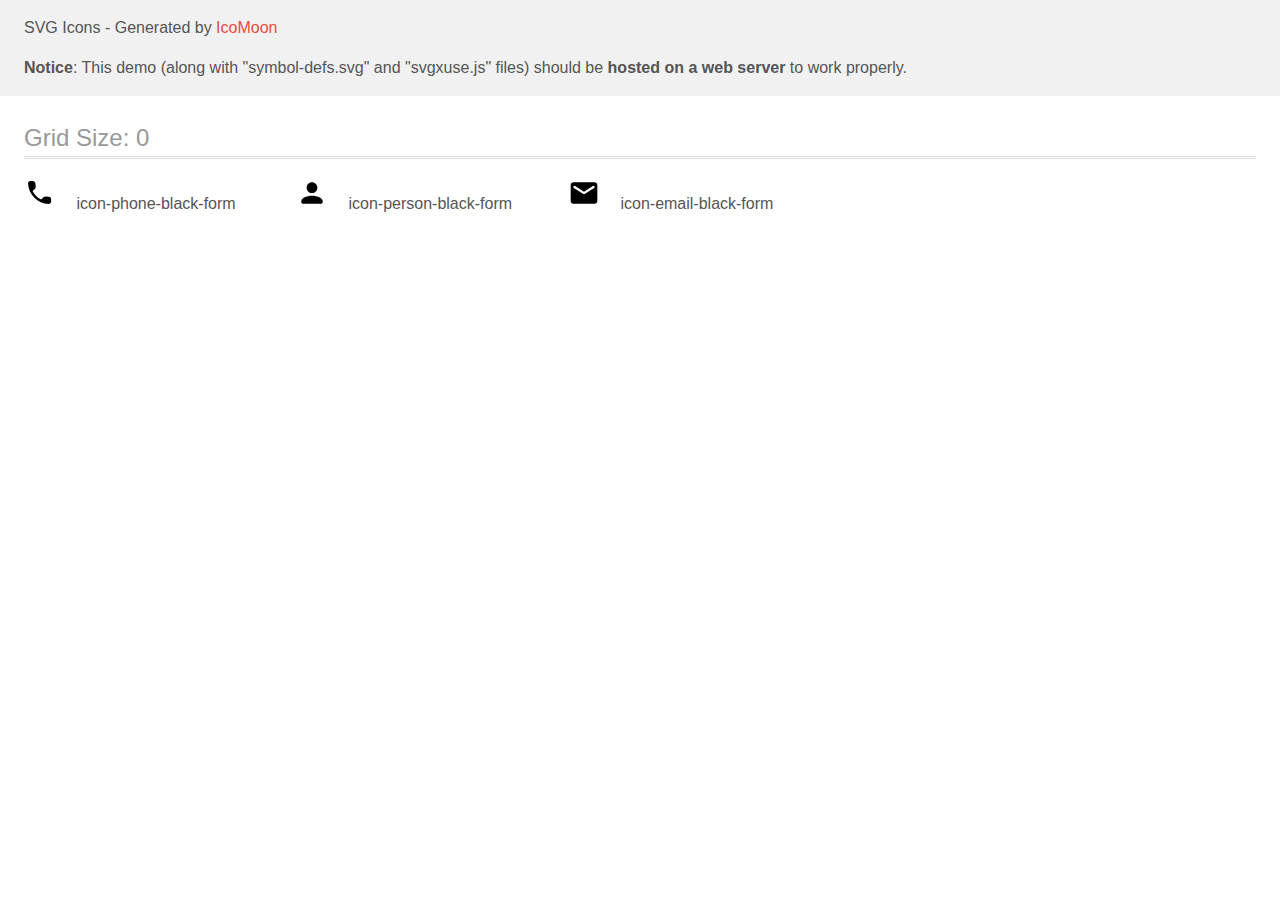
<file: svg/sprite-modal/demo-external-svg.html>
<!doctype html>
<html>
<head>
    <title>IcoMoon - SVG Icons</title>
    <meta charset="utf-8">
    <meta name="viewport" content="width=device-width, initial-scale=1">
    <link rel="stylesheet" href="demo-files/demo.css">
    <link rel="stylesheet" href="style.css">
</head>
<body>
<header class="bgc1 clearfix">
<div class="mhl">
    <p>SVG Icons - Generated by <a href="https://icomoon.io/app">IcoMoon</a></p><p><strong>Notice</strong>: This demo (along with "symbol-defs.svg" and "svgxuse.js" files) should be <b>hosted on a web server</b> to work properly.</p>
</div>
</header>
    <div class="clearfix mhl ptl">
        <h1 class="mvm mtn fgc1">Grid Size: 0</h1>
        <div class="glyph fs1">
            <div class="clearfix pbs">
                <svg class="icon icon-phone-black-form"><use xlink:href="symbol-defs.svg#icon-phone-black-form"></use></svg><span class="name"> icon-phone-black-form</span>
            </div>
        </div>
        <div class="glyph fs1">
            <div class="clearfix pbs">
                <svg class="icon icon-person-black-form"><use xlink:href="symbol-defs.svg#icon-person-black-form"></use></svg><span class="name"> icon-person-black-form</span>
            </div>
        </div>
        <div class="glyph fs1">
            <div class="clearfix pbs">
                <svg class="icon icon-email-black-form"><use xlink:href="symbol-defs.svg#icon-email-black-form"></use></svg><span class="name"> icon-email-black-form</span>
            </div>
        </div>
  </div>
<script defer src="svgxuse.js"></script>
</body>
</html>
</file>
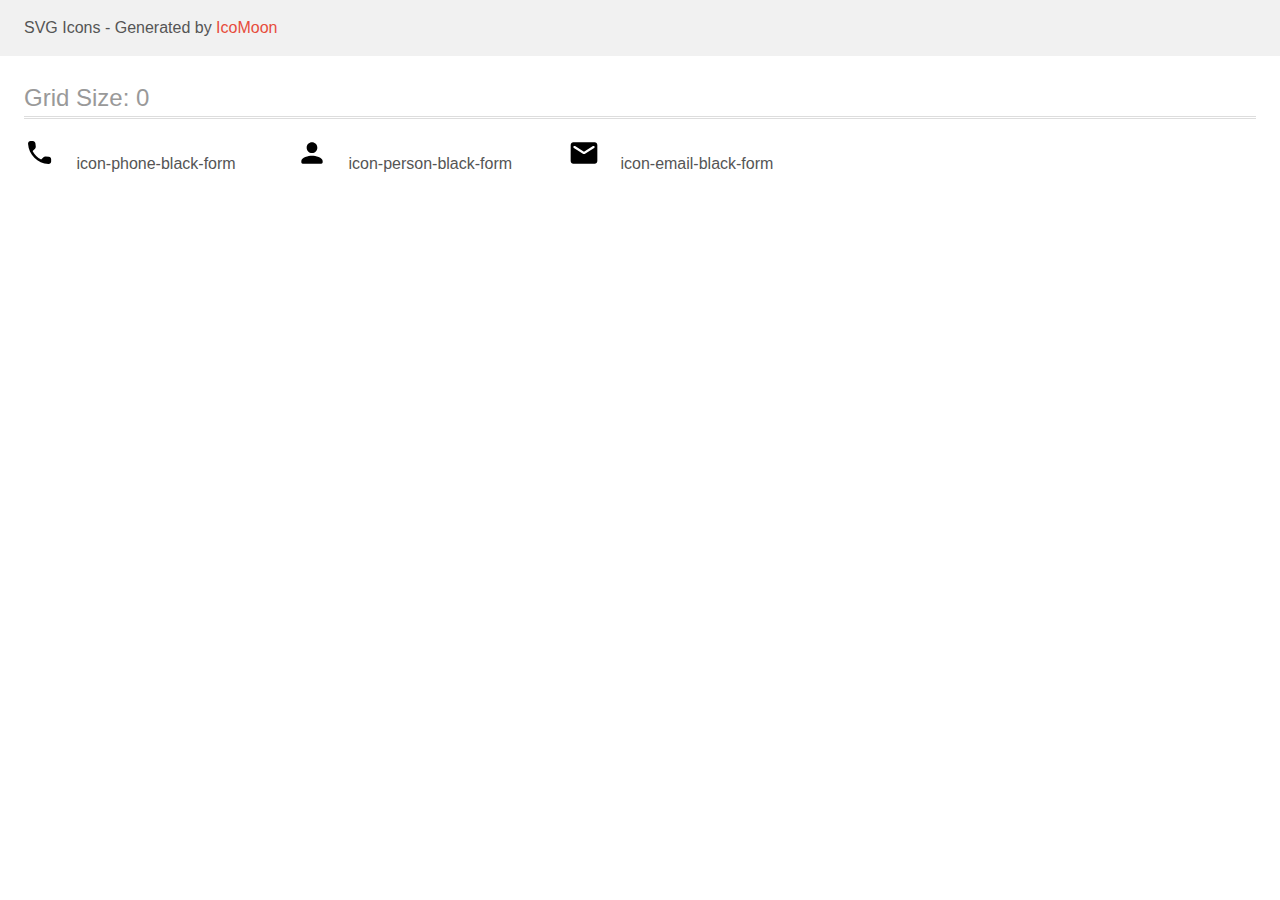
<file: svg/sprite-modal/demo.html>
<!doctype html>
<html>
<head>
    <title>IcoMoon - SVG Icons</title>
    <meta charset="utf-8">
    <meta name="viewport" content="width=device-width, initial-scale=1">
    <link rel="stylesheet" href="demo-files/demo.css">
    <link rel="stylesheet" href="style.css">
</head>
<body>
<svg aria-hidden="true" style="position: absolute; width: 0; height: 0; overflow: hidden;" version="1.1" xmlns="http://www.w3.org/2000/svg" xmlns:xlink="http://www.w3.org/1999/xlink">
<defs>
<symbol id="icon-phone-black-form" viewBox="0 0 32 32">
<path d="M24.882 19.774l-3.268-0.373c-0.090-0.011-0.194-0.018-0.3-0.018-0.707 0-1.347 0.287-1.81 0.75l-2.368 2.368c-3.669-1.894-6.585-4.81-8.427-8.372l-0.051-0.108 2.382-2.377c0.463-0.463 0.75-1.103 0.75-1.81 0-0.106-0.006-0.21-0.019-0.312l0.001 0.012-0.373-3.243c-0.155-1.287-1.24-2.276-2.557-2.276-0.001 0-0.002 0-0.003 0h-2.226c-1.454 0-2.663 1.209-2.574 2.661 0.683 10.987 9.47 19.762 20.444 20.444 1.452 0.089 2.663-1.12 2.663-2.574v-2.226c0-0.004 0-0.008 0-0.012 0-1.308-0.985-2.386-2.253-2.532l-0.012-0.001z"></path>
</symbol>
<symbol id="icon-person-black-form" viewBox="0 0 32 32">
<path d="M16 16c2.946 0 5.333-2.388 5.333-5.333s-2.388-5.333-5.333-5.333v0c-2.946 0-5.333 2.388-5.333 5.333s2.388 5.333 5.333 5.333v0zM16 18.667c-3.561 0-10.667 1.787-10.667 5.333v1.333c0 0.732 0.599 1.333 1.333 1.333h18.667c0.732 0 1.333-0.601 1.333-1.333v-1.333c0-3.547-7.108-5.333-10.667-5.333z"></path>
</symbol>
<symbol id="icon-email-black-form" viewBox="0 0 32 32">
<path d="M26.667 5.333h-21.333c-1.467 0-2.652 1.2-2.652 2.667l-0.014 16c0 1.467 1.2 2.667 2.667 2.667h21.333c1.467 0 2.667-1.2 2.667-2.667v-16c0-1.467-1.2-2.667-2.667-2.667zM26.133 11.001l-9.426 5.892c-0.201 0.126-0.446 0.2-0.708 0.2s-0.506-0.075-0.713-0.204l0.006 0.003-9.426-5.892c-0.336-0.201-0.557-0.562-0.557-0.975 0-0.625 0.507-1.132 1.132-1.132 0.233 0 0.449 0.070 0.629 0.19l-0.004-0.003 8.933 5.586 8.933-5.588c0.176-0.118 0.392-0.188 0.624-0.188 0.625 0 1.132 0.507 1.132 1.132 0 0.413-0.221 0.775-0.552 0.972l-0.005 0.003z"></path>
</symbol>
</defs>
</svg>

<header class="bgc1 clearfix">
<div class="mhl">
    <p>SVG Icons - Generated by <a href="https://icomoon.io/app">IcoMoon</a></p>
</div>
</header>
    <div class="clearfix mhl ptl">
        <h1 class="mvm mtn fgc1">Grid Size: 0</h1>
        <div class="glyph fs1">
            <div class="clearfix pbs">
                <svg class="icon icon-phone-black-form"><use xlink:href="#icon-phone-black-form"></use></svg><span class="name"> icon-phone-black-form</span>
            </div>
        </div>
        <div class="glyph fs1">
            <div class="clearfix pbs">
                <svg class="icon icon-person-black-form"><use xlink:href="#icon-person-black-form"></use></svg><span class="name"> icon-person-black-form</span>
            </div>
        </div>
        <div class="glyph fs1">
            <div class="clearfix pbs">
                <svg class="icon icon-email-black-form"><use xlink:href="#icon-email-black-form"></use></svg><span class="name"> icon-email-black-form</span>
            </div>
        </div>
  </div>
<script defer src="svgxuse.js"></script>
</body>
</html>
</file>
<file: css/styles.css>
html {
    box-sizing: border-box;
}

*,
*::before,
*::after {
    box-sizing: inherit;
    text-decoration: none;
}

:root {
    --primary-title-color:  #212121;
    --primary-text-color: #757575;
    --background-color-grey: #E5E5E5;
    --color-blue: #2196F3;
    --main-white-color: #FFFFFF;
}

body {
    color: var(--primary-title-color);
    /* background-color: var(--background-color-grey); */
    font-family: Roboto, sans-serif;
    margin: 0;
}

.container {
    margin-left: auto;
    margin-right: auto;
    width: 1200px;

    padding-right: 15px;
    padding-left: 15px;
}

/* оформлення лого */

.logo {
    font-family: Raleway;

    font-weight: 700;
    font-size: 26px;
    line-height: 1.19;
}

.web {
    color: var(--color-blue);
    letter-spacing: 0.03em;
}

.studio {
    color: #000000;
    letter-spacing: 0.03em;
}

.logo:focus {
    color: var(--color-blue);
}

/* Header */

.page-header {
    background-color: var(--main-white-color);
}

header {
    background-color: var(--main-white-color);
}

/* забрала крапочки у всіх списках */

ul {
    list-style: none;
    margin-bottom: 0;
    margin-top: 0;
}

/* NAV */

.main-nav {
    display: flex;
    align-items: center;
}

.auth-nav-list {
    margin-top: 0;
    margin-bottom: 0;
    margin-left: auto;
    display: flex;
}

/* .auth-nav-list:hover {
    color: #2196F3;
} */

.display-flex {
    display: flex;
    align-items: center;
}

.auth-nav-list .item + .item {
    margin-left: 50px;
}

.site-nav .item + .item {
   margin-left: 50px;
}

.item-icon {
    justify-content: center;
    align-items: center;
    align-content: center;
}

.item {
    transition-duration: 250ms;
    transition-timing-function: cubic-bezier (0.4, 0, 0.2, 1);
}

.item:hover .item-icon, .item:focus .item-icon {
    fill: #2196F3;
    color: #2196F3;
}

.site-nav {
    display: flex;
    margin-left: 95px;
}

/* навігація сторінки */
.link {
    position: relative;

    color: var(--primary-title-color);

    transition-duration: 250ms;
    transition-timing-function: cubic-bezier (0.4, 0, 0.2, 1);
}

.link.current::after {
    content: '';

    position: absolute;

    left: 0;
    bottom: 0;

    display: block;
    width: 100%;
    height: 4px;
    background-color: #2196F3;
    border-radius: 2%;

    opacity: 1;

    transition-duration: 250ms;
    transition-timing-function: cubic-bezier (0.4, 0, 0.2, 1);
}


.link:hover, .link:focus {
    color: #2196F3;
}

.site-nav .link {
    padding-top: 32px;
    padding-bottom: 32px;
    display: block;

    font-weight: 500;
    font-size: 14px;
    line-height: 1.14;
}

.site-nav a:hover, .site-nav a:focus {
    color: var(--color-blue);

}

.site-nav .link.current {
    color:  var(--color-blue);
}

/* Hero */

.hero {
    max-width: 1600px;
    height: 600px;
    margin-left: auto;
    margin-right: auto;
    padding-top: 200px;
    padding-left: 450px;
    padding-right: 450px;

    background-image: linear-gradient(to right,
     rgba(47, 48, 58, 0.4),
     rgba(47, 48, 58, 0.4)),
     url(../img/img-hero.jpg);

    background-size: cover;
    background-position: center;

    background-color: #2F303A;

    text-align: center;
}


.hero-title {
    margin-top: 0;
    margin-bottom: 40px;
    color: var(--main-white-color);

    font-weight: 900;
    font-size: 44px;
    line-height: 1.36;
}

/* Секції */

.features {
    margin-top: 0;
    padding-top: 95px;
    padding-bottom: 95px;
    /* background-color: var(--background-color-grey); */
}

.features-images {
    margin-top: 0;
    padding-bottom: 95px;
    /* background-color: var(--background-color-grey); */
}

.features-icon {
    background-color: #F5F4FA;
    margin-right: 30px;
    margin-bottom: 30px;

    width: 270px;
    height: 120px;

    display: flex;
    align-items: center;
    justify-content: center;
    border-radius: 4px;
}

.features-list {
    margin-top: 0;
    padding: 0;

    display: inline-flex;
    /* flex-wrap: wrap; */
}

.features-list-item {
    width: 270px;
    margin-right: 30px;
}

/* .features-list-item::before {
    display: block;
    content: "";
    width: 270px;
    height: 120px;
    margin-bottom: 30px;

    background-repeat: no-repeat;
    background-position: 50% 50%;
    background-color: #F5F4FA;
    background-size: contain;
    border-radius: 4px;
} */

/* .social-icon {
    width: 100px;
    height: 100px;
} */

/* .icon-antena::before {
    background-image: url(../img/antena.svg);
}

.icon-clock::before {
    background-image: url(../img/clock.svg);
}

.icon-diagrama::before {
    background-image: url(../img/diagrama.svg);
}

.icon-astronaut::before {
    background-image: url(../img/astronaut1.svg);
}

.features-list-item:last-child {
    margin-right: 0;
} */


.features-title {
    margin-top: 0;
    margin-bottom: 50px;
    color: var(--primary-title-color);

    font-weight: 700;
    font-size: 36px;
    line-height: 1.17;

    text-align: center;
}

.features-title-item {
    /* position: relative; */
    display: flex;
    flex-wrap: wrap;
    padding: 0;
}

.element {
    width: 370px;
    margin-right: 30px;
}

.element:nth-child(3n){
    margin-right: 0;
}

.element-position {
    position: relative;
}

.element-title-css {
    position: absolute;

    display: flex;

    color: #FFFFFF;
    font-weight: 700;
    font-size: 12px;
    line-height: 1.17;
    text-transform: uppercase;
    align-items: center;
    justify-content: center;

    bottom: 0;
    left: 0;

    width: 370px;
    height: 70px;

    background-color: rgba(47, 53, 58, 0.8);

    margin: 0;

    opacity: 1;
}

/* .element:hover .element-title-css {
    opacity: 1;

    transition: 250ms;
} */

.features-article {
    margin-top: 0;
    margin-bottom: 10px;

    color:  var(--primary-title-color);

    font-weight: 700;
    font-size: 14px;
    line-height: 1.14;

    text-transform: uppercase;
}

.feature-text {
    margin-top: 0;
    margin-bottom: 0;

    color: var(--primary-text-color);

    font-weight: 400;
    font-size: 14px;
    line-height: 1.71;
}

/* TEAM */

.team {
    padding-top: 95px;
    padding-bottom: 95px;
    background-color: #F5F4FA;
}

.features-title-flex {
    display: flex;
    flex-wrap: wrap;
    padding: 0;
}

.name-flex {
    margin-right: 30px;
    background: #FFFFFF;

    box-shadow: 0px 1px 3px rgba(0, 0, 0, 0.12), 0px 1px 1px rgba(0, 0, 0, 0.14), 0px 2px 1px rgba(0, 0, 0, 0.2);
    border-radius: 0px 0px 4px 4px;
}

.social-team {
    display: flex;
    padding: 0;

    width: 210px;
    height: 45px;

    margin-top: 16px;
    margin-bottom: 30px;
    margin-right: 32px;
    margin-left: 32px;
}

.social-link-icon {
    fill: #AFB1B8;

    transition-duration: 250ms;
    transition-timing-function: cubic-bezier (0.4, 0, 0.2, 1);
}

.social-team:last-child {
    margin-right: 0;
}

.social-link {
    display: inline-flex;

    background-color: #fff;
    border-radius: 50%;

    text-align: center;
    align-items: flex-start;

    width: 45px;
    height: 45px;

    justify-content: center;
    align-items: center;

    transition-duration: 250ms;
    transition-timing-function: cubic-bezier (0.4, 0, 0.2, 1);
}

.social-link:hover .social-link-icon, .social-link:focus .social-link-icon {
    fill: white;
    background-color: #2196F3;
    }

.social-link:hover, .social-link:focus {
    background-color: #2196F3;
}

.features-title-flex .name-flex:last-child {
    margin-right: 0;
}

.team-name {
    margin-top: 30px;
    margin-bottom: 10px;

    color: var(--primary-title-color);

    font-weight: 500;
    font-size: 16px;
    line-height: 1.19;

    text-align: center;
 }

 .team-occupation {
    margin-top: 0;
    /* margin-bottom: 30px; */

    color: var(--primary-text-color);

    font-weight: 400;
    font-size: 16px;
    line-height: 1.19;

    text-align: center;
 }

/* CLIENTS  */

 .clients {
     padding-top: 95px;
     padding-bottom: 95px;
      }

.clients-list {
    display: flex;
    flex-wrap: wrap;
    padding-right: 0;
    padding-left: 0;
}

.clients-name {
    width: 170px;
    height: 90px;
    margin-right: 30px;
    padding: 20px 65px;
    align-items: center;

    border: 1px solid #AFB1B8;
    box-sizing: border-box;
    border-radius: 4px;

}

.clients-name:last-child {
    margin-right: 0;
    padding: 20px 40px;
    align-items: center;
}

.clients-name-icon {
    fill: #AFB1B8;

    transition-duration: 250ms;
    transition-timing-function: cubic-bezier (0.4, 0, 0.2, 1);
}

.clients-name:hover, .clients-name:focus {
    border-color:  #2196F3;
}

.clients-name:hover .clients-name-icon,
.clients-name:focus .clients-name-icon {
   fill: #2196F3;
}

/* OUR works */

.works {
    display: flex;
    flex-wrap: wrap;

    padding: 0;
}

.works-element {
    width: 370px;
    margin-right: 30px;
    margin-bottom: 30px;
    padding-bottom: 20px;
    background-color: #eeeeee;

}

.works-element:hover {
    box-shadow: 0px 1px 3px rgba(0, 0, 0, 0.12), 0px 1px 1px rgba(0, 0, 0, 0.14), 0px 2px 1px rgba(0, 0, 0, 0.2);
}

.works-element-blue {
    position: relative;

    overflow: hidden;
}

.works-overlay {
    position: absolute;
    top: 0;
    left: 0;
    width: 100%;
    height: 100%;
    background-color: rgba(33, 150, 243, 0.9);

    /* opacity: 0; */

    transform: translateY(100%);

    transition-duration: 250ms;
    transition-timing-function: cubic-bezier (0.4, 0, 0.2, 1);
}

.works-element:hover .works-overlay {
    transform: translateY(0);
}

/* .works-element-blue:hover::before {
    opacity: 1;
} */

.works-description {
    position: absolute;
    top: 0;
    left: 0;
    top: 50%;
    left: 50%;
    transform: translate(-50%, -50%);
    display: flex;

    /* opacity: 0; */

    width: 322px;
    height: 168px;

    font-weight: 400;
    font-size: 18px;
    line-height: 1.56;
    color: #FFFFFF;

    margin: 0;
    padding: 0;

    transition-duration: 250ms;
    transition-timing-function: cubic-bezier (0.4, 0, 0.2, 1);
}

.works-element-blue .works-description:hover {
    opacity: 1;
}

.works-element:nth-child(3n) {
    margin-right: 0;
}

.works-element:nth-last-child(-n + 3) {
    margin-bottom: 0;
}

.team-works {
    margin-top: 20px;
    margin-bottom: 4px;
    margin-left: 24px;
    margin-right: 24px;

    color: var(--primary-title-color);

    font-weight: 700;
    font-size: 18px;
    line-height: 2;
}

.team-web {
    margin-top: 0;
    margin-bottom: 20px;
    margin-left: 24px;
    margin-right: 24px;

    color: var(--primary-text-color);

   font-weight: 400;
    font-size: 16px;
    line-height: 1.86;
}

.button {
    display: inline-block;

    border-radius: 4px;
    padding: 10px 32px;
    width: 200px;
    height: 50px;
    border: 1px solid transparent;

    color: var(--main-white-color);
    background-color:  var(--color-blue);

    font-family: inherit;
    font-weight: 700;
    font-size: 16px;
    line-height: 2.14;

    align-items: center;
    text-align: center;

    transition-duration: 250ms;
    transition-timing-function: cubic-bezier (0.4, 0, 0.2, 1);
}

.button:hover, .button:focus {
    background-color:  var(--color-blue);
}

.button-portfolio {
    display: inline-block;

    border-radius: 4px;
    padding: 6px 22px;
    margin-right: 8px;

    text-align: center;
    border: 1px solid transparent;

    color: var(--primary-title-color);
    background-color:  #F5F4FA;

    transition-duration: 250ms;
    transition-timing-function: cubic-bezier (0.4, 0, 0.2, 1);
}

.btn-portfolio .button-portfolio:not(:last-child) {
    margin-right: 8px;
}

/* .btn-portfolio:last-child {
    margin-right: 0;
}  */

.button-portfolio:hover, .button-portfolio:focus {
    background-color:  var(--color-blue);
}

.btn-portfolio {
    display: flex;
    flex-wrap: wrap;

    margin-top: 0;
    margin-bottom: 50px;
    padding: 0 280px;
}

/* footer */

footer {
    padding-top: 60px;
    padding-bottom: 60px;

    background-color: #2F303A;
    color: var(--main-white-color);
}

.footer {
    display: flex;
    flex-wrap: wrap;
}

.studio-footer {
    color: var(--main-white-color);
}

address {
    margin-top: 20px;
    margin-bottom: 10px;

    color: var(--main-white-color);

    font-weight: 400;
    font-size: 14px;
    line-height: 1.71;
}

address:hover, address:focus {
    color:  var(--color-blue);

    transition-duration: 250ms;
    transition-timing-function: cubic-bezier (0.4, 0, 0.2, 1);
}

.footer-list {
    margin-top: 0;
    margin-bottom: 0;
    padding-left: 0;
}

.contact {
    padding-bottom: 10px;
    color: rgba(255, 255, 255, 0.6);

    font-weight: 400;
    font-size: 14px;
    line-height: 1.71;

    transition-duration: 250ms;
    transition-timing-function: cubic-bezier (0.4, 0, 0.2, 1);
}

.contact:hover, .contact:focus {
    color:  var(--color-blue);
}

.contact-block {

    padding-right: 15px;
    padding-left: 15px;
    /* margin-top: 0;
    margin-bottom: 0; */
}

.contact-block-title {
    margin-top: 0;
    margin-bottom: 0;
}

.footer-container {
    display: flex;
    flex-wrap: wrap;
}

.social {
    display: inline-block;
    padding-right: 0;
    padding-left: 0;

    width: 45px;
    height: 45px;
}

.social-display {
    display: flex;
    padding: 0;
}

.social-icon {
    display: inline-flex;

    background-color: rgba(0, 0, 0, 0.1);
    border-radius: 50%;
    fill: #FFFFFF;

    /* text-align: center;
    align-items: flex-start; */
    border: none;

    width: 44px;
    height: 44px;
    margin-right: 10px;
    margin-top: 20px;
    margin-bottom: 100px;

    justify-content: center;
    align-items: center;

    transition-duration: 250ms;
    transition-timing-function: cubic-bezier (0.4, 0, 0.2, 1);
}

.social-icon:hover,
.social-icon:focus {
    background-color: #2196F3;
}

.backdrop {
    position: fixed;
    top: 0;
    left: 0;
    width: 100%;
    height: 100%;
    background-color: rgba(0, 0, 0, 0.2);

    opacity: 1;
    transition: opacity 250ms cubic-bezier(0.4, 0, 0.2, 1);

    z-index: 1;
}

.backdrop.is-hidden {
    opacity: 0;
    pointer-events: none;
}

.backdrop.is-hidden .modal {
    transform: translate(-50%, -50%) scale(0.9);
}

.modal {
    position: absolute;

    top: 50%;
    left: 50%;

    background-color: #fff;

    transform: translate(-50%, -50%) scale(1);

    transition: transform 250ms cubic-bezier(0.4, 0, 0.2, 1);
}

.form {
    display: flex;
    flex-direction: column;

    width: 530px;
    height: 580px;
    outline: 1px solid violet;
}

.form-title {
    font-style: normal;
    font-weight: 700;
    font-size: 20px;
    line-height: 1.15;
    /* text-align: center; */

    color: #212121;

    padding-top: 40px;
    padding-left: 40px;
    padding-right: 40px;
    padding-bottom: 15px;

    margin: 0;
}

.form-field {
    position: relative;
    display: flexbox;
    /* flex-direction: column; */
    margin-bottom: 10px;
}

.form-text {
    position: relative;

    font-style: normal;
    font-weight: 400;
    font-size: 12px;
    line-height: 1.17;

    color: #757575;

    margin-bottom: 4px;
    padding-left: 40px;
}

.form-field label {
    margin-bottom: 5px;
}

.form-input {
    width: 450px;
    height: 40px;

    border: 1px solid rgba(33, 33, 33, 0.2);
    box-sizing: border-box;
    border-radius: 4px;

    margin-left: 40px;
    margin-right: 40px;
    padding: 10px 45px;
}

.form-icon {
    position: absolute;

    top: 50%;
    left: 12px;
    margin-left: 45px;
}

.form-field:focus-within .form-text {
    transform: translate(-50%);
}

.text-comment {
    margin-top: 10px;

    margin-right: 40px;
}

.form-message {
    display: block;

    width: 450px;
    height: 120px;
    border: 1px solid rgba(33, 33, 33, 0.2);
    border-radius: 4px;
    resize: none;

    font-family: Roboto, sans-serif;
    font-size: 12px;
    line-height: 1.17;
    color: rgba(117, 117, 117, 0.5);

    padding: 12px 16px;
    margin-left: 45px;
}


.form-input:focus,
.form-message:focus {
    outline: none;
    border: 1px solid  #2196f3;
}

.form-input:focus + .form-icon {
    fill:  #2196f3;
}

.information-field-wrapper {
    position: relative;

    margin-top: 20px;
    margin-left: 55px;
}

.form-field textarea {
    margin-left: 40px;
}

.agreement-policy {
    font-family: Roboto;
    font-style: normal;
    font-weight: normal;
     font-size: 14px;
    line-height: 1.71;
}

.agreement-terms {
    font-family: Roboto;
    font-style: normal;
    font-weight: normal;
    font-size: 14px;
    line-height: 1.71;
    text-decoration: underline;
}

.information-form-btn {
    display: flex;
    width: 200px;
    height: 50px;
    background-color: #188ce8;
    box-shadow: 0px 4px 4px rgba(0, 0, 0, 0.15);
    border-radius: 4px;
    margin: 0 auto;
    border: none;
    font-style: normal;
    font-weight: bold;
    font-size: 16px;
    line-height: 1.875;

    letter-spacing: 0.06em;
    color: #ffffff;
    margin-top: 30px;
    padding-top: 10px;
    padding-bottom: 10px;
    padding-left: 56px;
}

.close {
    position: absolute;

    top: 8px;
    right: 8px;

    width: 30px;
    height: 30px;

    padding: 0;

    border-radius: 50%;
    border: 1px solid rgba(0, 0, 0, 0.1);

    background-color: #fff;
}

.subscription {
    padding-left: 130px;
}

.subscribe-form-input {
    width: 358px;
    height: 50px;
    padding-left: 16px;
    background-color: transparent;
    border: 1px solid rgba(255, 255, 255, 0.3);
    border-radius: 4px;
    color: #ffffff;
}

.form-field-subscription {
  position: relative;
    display: block;
    margin-top: 20px;
    margin-bottom: 10px;
}

.subscribe-button {
    display: inline-flex;
    align-items: center;
    justify-content: space-between;
    width: 200px;
    height: 50px;
    padding: 10px 29px;
    margin-left: 12px;
    font-weight: 700;
    font-size: 16px;
    font-style: normal;
    line-height: 1.143;
    letter-spacing: 0.06em;
    color: #ffffff;
    text-align: left;
    border-style: none;
    background-color:  #2196f3;
    border-radius: 4px;
    cursor: pointer;
  }
  .subscribe-button::after {
    display: block;
    content: "";
    width: 24px;
    height: 24px;
    background-color: transparent;
    background-repeat: no-repeat;
    background-position: center;
    /*border-radius: 4px;*/
  }

  .iconsend::after {
    background-image: url(../svg/send.svg);
  }
</file>
<file: img/demo-files/demo.css>
body {
  padding: 0;
  margin: 0;
  font-family: sans-serif;
  font-size: 1em;
  line-height: 1.5;
  color: #555;
  background: #fff;
}
h1 {
  font-size: 1.5em;
  font-weight: normal;
  box-shadow: 0 1px #ddd, 0 2px #fff, 0 3px #ddd;
}
small {
  font-size: .66666667em;
}
a {
  color: #e74c3c;
  text-decoration: none;
}
a:hover, a:focus {
  box-shadow: 0 1px #e74c3c;
}
.bshadow0, input {
  box-shadow: inset 0 -2px #e7e7e7;
}
input:hover {
  box-shadow: inset 0 -2px #ccc;
}
input, fieldset {
  font-size: 1em;
  margin: 0;
  padding: 0;
  border: 0;
}
input {
  color: inherit;
  line-height: 1.5;
  height: 1.5em;
  padding: .25em 0;
}
input:focus {
  outline: none;
  box-shadow: inset 0 -2px #449fdb;
}
.glyph {
  font-size: 16px;
  margin-right: 1.5em;
  float: left;
  width: 6em;
}
svg {
  color: #000;
}
.liga {
  width: 80%;
  width: calc(100% - 2.5em);
}
.talign-right {
  text-align: right;
}
.talign-center {
  text-align: center;
}
.bgc1 {
  background: #f1f1f1;
}
.fgc0 {
  color: #000;
}
.fgc1 {
  color: #999;
}
p {
  margin-top: 1em;
  margin-bottom: 1em;
}
.mvm {
  margin-top: .75em;
  margin-bottom: .75em;
}
.mtn {
  margin-top: 0;
}
.mtl, .mal {
  margin-top: 1.5em;
}
.mbl, .mal {
  margin-bottom: 1.5em;
}
.mal, .mhl {
  margin-left: 1.5em;
  margin-right: 1.5em;
}
.mhmm {
  margin-left: 1em;
  margin-right: 1em;
}
.ptl {
  padding-top: 1.5em;
}
.pbs, .pvs {
  padding-bottom: .25em;
}
.pvs, .pts {
  padding-top: .25em;
}
.unit {
  float: left;
}
.unitRight {
  float: right;
}
.size1of2 {
  width: 50%;
}
.size1of1 {
  width: 100%;
}
.clearfix:before, .clearfix:after {
  content: " ";
  display: table;
}
.clearfix:after {
  clear: both;
}
.hidden-true {
  display: none;
}
.textbox0 {
  width: 3em;
  background: #f1f1f1;
  padding: .25em .5em;
  line-height: 1.5;
  height: 1.5em;
}
.fs0 {
  font-size: 16px;
}
.fs1 {
  font-size: 32px;
}
.name {
  font-size: 0.5em;
  margin-left: 1em;
}
</file>
<file: img/style.css>
.icon {
  display: inline-block;
  width: 1em;
  height: 1em;
  stroke-width: 0;
  stroke: currentColor;
  fill: currentColor;
}

/* ==========================================
Single-colored icons can be modified like so:
.icon-name {
  font-size: 32px;
  color: red;
}
========================================== */

.icon-antena {
  width: 0.9423828125em;
}

.icon-clock {
  width: 0.9716796875em;
}

.icon-diagrama {
  width: 1.2958984375em;
}

.icon-envelope-hover {
  width: 1.3330078125em;
}

.icon-logo-1 {
  width: 0.900390625em;
}

.icon-logo-2 {
  width: 0.76953125em;
}

.icon-logo-3 {
  width: 0.953125em;
}

.icon-logo-4 {
  width: 1.8603515625em;
}

.icon-logo-5 {
  width: 1.2548828125em;
}

.icon-logo-6 {
  width: 1.9345703125em;
}

.icon-phone {
  width: 0.625em;
}
</file>
<file: svg/demo-files/demo.css>
body {
  padding: 0;
  margin: 0;
  font-family: sans-serif;
  font-size: 1em;
  line-height: 1.5;
  color: #555;
  background: #fff;
}
h1 {
  font-size: 1.5em;
  font-weight: normal;
  box-shadow: 0 1px #ddd, 0 2px #fff, 0 3px #ddd;
}
small {
  font-size: .66666667em;
}
a {
  color: #e74c3c;
  text-decoration: none;
}
a:hover, a:focus {
  box-shadow: 0 1px #e74c3c;
}
.bshadow0, input {
  box-shadow: inset 0 -2px #e7e7e7;
}
input:hover {
  box-shadow: inset 0 -2px #ccc;
}
input, fieldset {
  font-size: 1em;
  margin: 0;
  padding: 0;
  border: 0;
}
input {
  color: inherit;
  line-height: 1.5;
  height: 1.5em;
  padding: .25em 0;
}
input:focus {
  outline: none;
  box-shadow: inset 0 -2px #449fdb;
}
.glyph {
  font-size: 16px;
  margin-right: 1.5em;
  float: left;
  width: 17em;
}
svg {
  color: #000;
}
.liga {
  width: 80%;
  width: calc(100% - 2.5em);
}
.talign-right {
  text-align: right;
}
.talign-center {
  text-align: center;
}
.bgc1 {
  background: #f1f1f1;
}
.fgc0 {
  color: #000;
}
.fgc1 {
  color: #999;
}
p {
  margin-top: 1em;
  margin-bottom: 1em;
}
.mvm {
  margin-top: .75em;
  margin-bottom: .75em;
}
.mtn {
  margin-top: 0;
}
.mtl, .mal {
  margin-top: 1.5em;
}
.mbl, .mal {
  margin-bottom: 1.5em;
}
.mal, .mhl {
  margin-left: 1.5em;
  margin-right: 1.5em;
}
.mhmm {
  margin-left: 1em;
  margin-right: 1em;
}
.ptl {
  padding-top: 1.5em;
}
.pbs, .pvs {
  padding-bottom: .25em;
}
.pvs, .pts {
  padding-top: .25em;
}
.unit {
  float: left;
}
.unitRight {
  float: right;
}
.size1of2 {
  width: 50%;
}
.size1of1 {
  width: 100%;
}
.clearfix:before, .clearfix:after {
  content: " ";
  display: table;
}
.clearfix:after {
  clear: both;
}
.hidden-true {
  display: none;
}
.textbox0 {
  width: 3em;
  background: #f1f1f1;
  padding: .25em .5em;
  line-height: 1.5;
  height: 1.5em;
}
.fs0 {
  font-size: 16px;
}
.fs1 {
  font-size: 32px;
}
.name {
  margin-left: .25em;
}
</file>
<file: svg/style.css>
.icon {
  display: inline-block;
  width: 1em;
  height: 1em;
  stroke-width: 0;
  stroke: currentColor;
  fill: currentColor;
}

/* ==========================================
Single-colored icons can be modified like so:
.icon-name {
  font-size: 32px;
  color: red;
}
========================================== */

.icon-envelope {
  width: 1.3330078125em;
}

.icon-logo-1 {
  width: 0.900390625em;
}

.icon-logo-2 {
  width: 0.76953125em;
}

.icon-logo-3 {
  width: 0.953125em;
}

.icon-logo-4 {
  width: 1.8603515625em;
}

.icon-logo-5 {
  width: 1.2548828125em;
}

.icon-logo-6 {
  width: 1.9345703125em;
}

.icon-smartphone {
  width: 0.625em;
}
</file>
<file: svg/sprite-modal/demo-files/demo.css>
body {
  padding: 0;
  margin: 0;
  font-family: sans-serif;
  font-size: 1em;
  line-height: 1.5;
  color: #555;
  background: #fff;
}
h1 {
  font-size: 1.5em;
  font-weight: normal;
  box-shadow: 0 1px #ddd, 0 2px #fff, 0 3px #ddd;
}
small {
  font-size: .66666667em;
}
a {
  color: #e74c3c;
  text-decoration: none;
}
a:hover, a:focus {
  box-shadow: 0 1px #e74c3c;
}
.bshadow0, input {
  box-shadow: inset 0 -2px #e7e7e7;
}
input:hover {
  box-shadow: inset 0 -2px #ccc;
}
input, fieldset {
  font-size: 1em;
  margin: 0;
  padding: 0;
  border: 0;
}
input {
  color: inherit;
  line-height: 1.5;
  height: 1.5em;
  padding: .25em 0;
}
input:focus {
  outline: none;
  box-shadow: inset 0 -2px #449fdb;
}
.glyph {
  font-size: 16px;
  margin-right: 1.5em;
  float: left;
  width: 7em;
}
svg {
  color: #000;
}
.liga {
  width: 80%;
  width: calc(100% - 2.5em);
}
.talign-right {
  text-align: right;
}
.talign-center {
  text-align: center;
}
.bgc1 {
  background: #f1f1f1;
}
.fgc0 {
  color: #000;
}
.fgc1 {
  color: #999;
}
p {
  margin-top: 1em;
  margin-bottom: 1em;
}
.mvm {
  margin-top: .75em;
  margin-bottom: .75em;
}
.mtn {
  margin-top: 0;
}
.mtl, .mal {
  margin-top: 1.5em;
}
.mbl, .mal {
  margin-bottom: 1.5em;
}
.mal, .mhl {
  margin-left: 1.5em;
  margin-right: 1.5em;
}
.mhmm {
  margin-left: 1em;
  margin-right: 1em;
}
.ptl {
  padding-top: 1.5em;
}
.pbs, .pvs {
  padding-bottom: .25em;
}
.pvs, .pts {
  padding-top: .25em;
}
.unit {
  float: left;
}
.unitRight {
  float: right;
}
.size1of2 {
  width: 50%;
}
.size1of1 {
  width: 100%;
}
.clearfix:before, .clearfix:after {
  content: " ";
  display: table;
}
.clearfix:after {
  clear: both;
}
.hidden-true {
  display: none;
}
.textbox0 {
  width: 3em;
  background: #f1f1f1;
  padding: .25em .5em;
  line-height: 1.5;
  height: 1.5em;
}
.fs0 {
  font-size: 16px;
}
.fs1 {
  font-size: 32px;
}
.name {
  font-size: 0.5em;
  margin-left: 1em;
}
</file>
<file: svg/sprite-modal/style.css>
.icon {
  display: inline-block;
  width: 1em;
  height: 1em;
  stroke-width: 0;
  stroke: currentColor;
  fill: currentColor;
}

/* ==========================================
Single-colored icons can be modified like so:
.icon-name {
  font-size: 32px;
  color: red;
}
========================================== */
</file>
<file: css/main.min.css>
/*! modern-normalize v1.0.0 | MIT License | https://github.com/sindresorhus/modern-normalize */*,*::before,*::after{-webkit-box-sizing:border-box;box-sizing:border-box}:root{-moz-tab-size:4;-o-tab-size:4;tab-size:4}html{line-height:1.15;-webkit-text-size-adjust:100%}body{margin:0}body{font-family:system-ui,-apple-system,"Segoe UI",Roboto,Helvetica,Arial,sans-serif,"Apple Color Emoji","Segoe UI Emoji"}hr{height:0;color:inherit}abbr[title]{text-decoration:none}a{text-decoration:none}b,strong{font-weight:bolder}code,kbd,samp,pre{font-family:ui-monospace, SFMono-Regular, Consolas, 'Liberation Mono', Menlo, monospace;font-size:1em}small{font-size:80%}sub,sup{font-size:75%;line-height:0;position:relative;vertical-align:baseline}sub{bottom:-0.25em}sup{top:-0.5em}table{text-indent:0;border-color:inherit}button,input,optgroup,select,textarea{font-family:inherit;font-size:100%;line-height:1.15;margin:0}button,select{text-transform:none}button,[type='button'],[type='reset'],[type='submit']{-webkit-appearance:button}::-moz-focus-inner{border-style:none;padding:0}:-moz-focusring{outline:1px dotted ButtonText}:-moz-ui-invalid{box-shadow:none}legend{padding:0}progress{vertical-align:baseline}::-webkit-inner-spin-button,::-webkit-outer-spin-button{height:auto}[type='search']{-webkit-appearance:textfield;outline-offset:-2px}::-webkit-search-decoration{-webkit-appearance:none}::-webkit-file-upload-button{-webkit-appearance:button;font:inherit}summary{display:list-item}html{-webkit-box-sizing:border-box;box-sizing:border-box}*,*::before,*::after{-webkit-box-sizing:inherit;box-sizing:inherit;text-decoration:none}body{color:#212121;text-decoration:none;font-family:Roboto,sans-serif;margin:0}.container{margin-left:auto;margin-right:auto;width:1200px;padding-right:15px;padding-left:15px}.logo{font-family:Raleway;font-weight:700;font-size:26px;line-height:1.19}.web{color:#2196F3;letter-spacing:0.03em}.studio{color:#000000;letter-spacing:0.03em}.logo:focus{color:#2196F3}.page-header{background-color:#fff}header{background-color:#fff}ul{list-style:none;margin-bottom:0;margin-top:0}.main-nav{display:-webkit-box;display:-ms-flexbox;display:flex;-webkit-box-align:center;-ms-flex-align:center;align-items:center}.auth-nav-list{margin-top:0;margin-bottom:0;margin-left:auto;display:-webkit-box;display:-ms-flexbox;display:flex}.display-flex{display:-webkit-box;display:-ms-flexbox;display:flex;-webkit-box-align:center;-ms-flex-align:center;align-items:center}.auth-nav-list .item+.item{margin-left:50px}.site-nav .item+.item{margin-left:50px}.item-icon{-webkit-box-pack:center;-ms-flex-pack:center;justify-content:center;-webkit-box-align:center;-ms-flex-align:center;align-items:center;-ms-flex-line-pack:center;align-content:center}.item:hover .item-icon,.item:focus .item-icon{fill:#2196F3;color:#2196F3}.item{-webkit-transition-duration:250ms;transition-duration:250ms;-webkit-transition-timing-function:cubic-bezier 0.4,0,0.2,1;transition-timing-function:cubic-bezier 0.4,0,0.2,1}.site-nav{display:-webkit-box;display:-ms-flexbox;display:flex;margin-left:95px}.link{position:relative;color:#212121;-webkit-transition-duration:250ms;transition-duration:250ms;-webkit-transition-timing-function:cubic-bezier 0.4,0,0.2,1;transition-timing-function:cubic-bezier 0.4,0,0.2,1}.link:hover,.link:focus{color:#2196F3}.link.current::after{content:'';position:absolute;left:0;bottom:0;display:block;width:100%;height:4px;background-color:#2196F3;border-radius:2%;opacity:1;-webkit-transition-duration:250ms;transition-duration:250ms;-webkit-transition-timing-function:cubic-bezier 0.4,0,0.2,1;transition-timing-function:cubic-bezier 0.4,0,0.2,1}.site-nav .link{padding-top:32px;padding-bottom:32px;display:block;font-weight:500;font-size:14px;line-height:1.14}.site-nav a:hover,.site-nav a:focus{color:#2196F3}.site-nav .link.current{color:#2196F3}.hero{max-width:1600px;height:600px;margin-left:auto;margin-right:auto;padding-top:200px;padding-left:450px;padding-right:450px;background-image:-webkit-gradient(linear, left top, right top, from(rgba(47,48,58,0.4)), to(rgba(47,48,58,0.4))),url(../img/img-hero.jpg);background-image:linear-gradient(to right, rgba(47,48,58,0.4), rgba(47,48,58,0.4)),url(../img/img-hero.jpg);background-size:cover;background-position:center;background-color:#2F303A;text-align:center}.hero-title{margin-top:0;margin-bottom:40px;color:#fff;font-weight:900;font-size:44px;line-height:1.36}.button{display:inline-block;border-radius:4px;padding:10px 32px;width:200px;height:50px;border:1px solid transparent;color:#fff;background-color:#2196F3;font-family:inherit;font-weight:700;font-size:16px;line-height:2.14;-webkit-box-align:center;-ms-flex-align:center;align-items:center;text-align:center;-webkit-transition-duration:250ms;transition-duration:250ms;-webkit-transition-timing-function:cubic-bezier 0.4,0,0.2,1;transition-timing-function:cubic-bezier 0.4,0,0.2,1}.button:hover,.button:focus{background-color:#2196F3}.features{margin-top:0;padding-top:95px;padding-bottom:95px}.features-images{margin-top:0;padding-bottom:95px}.features-icon{background-color:#F5F4FA;margin-right:30px;margin-bottom:30px;width:270px;height:120px;display:-webkit-box;display:-ms-flexbox;display:flex;-webkit-box-align:center;-ms-flex-align:center;align-items:center;-webkit-box-pack:center;-ms-flex-pack:center;justify-content:center;border-radius:4px}.features-list{margin-top:0;padding:0;display:-webkit-inline-box;display:-ms-inline-flexbox;display:inline-flex}.features-list-item{width:270px;margin-right:30px}.features-title{margin-top:0;margin-bottom:50px;color:#212121;font-weight:700;font-size:36px;line-height:1.17;text-align:center}.features-title-item{display:-webkit-box;display:-ms-flexbox;display:flex;-ms-flex-wrap:wrap;flex-wrap:wrap;padding:0}.element{width:370px;margin-right:30px}.element:nth-child(3n){margin-right:0}.element-position{position:relative}.element-title-css{position:absolute;display:-webkit-box;display:-ms-flexbox;display:flex;color:#fff;font-weight:700;font-size:12px;line-height:1.17;text-transform:uppercase;-webkit-box-align:center;-ms-flex-align:center;align-items:center;-webkit-box-pack:center;-ms-flex-pack:center;justify-content:center;bottom:0;left:0;width:370px;height:70px;background-color:rgba(47,53,58,0.8);margin:0;opacity:1}.features-article{margin-top:0;margin-bottom:10px;color:#212121;font-weight:700;font-size:14px;line-height:1.14;text-transform:uppercase}.feature-text{margin-top:0;margin-bottom:0;color:#757575;font-weight:400;font-size:14px;line-height:1.71}.team{padding-top:95px;padding-bottom:95px;background-color:#F5F4FA}.features-title-flex{display:-webkit-box;display:-ms-flexbox;display:flex;-ms-flex-wrap:wrap;flex-wrap:wrap;padding:0}.name-flex{margin-right:30px;background:#fff;-webkit-box-shadow:0px 1px 3px rgba(0,0,0,0.12),0px 1px 1px rgba(0,0,0,0.14),0px 2px 1px rgba(0,0,0,0.2);box-shadow:0px 1px 3px rgba(0,0,0,0.12),0px 1px 1px rgba(0,0,0,0.14),0px 2px 1px rgba(0,0,0,0.2);border-radius:0px 0px 4px 4px}.social-team{display:-webkit-box;display:-ms-flexbox;display:flex;padding:0;width:210px;height:45px;margin-top:16px;margin-bottom:30px;margin-right:32px;margin-left:32px}.social-link-icon{fill:#AFB1B8;-webkit-transition-duration:250ms;transition-duration:250ms;-webkit-transition-timing-function:cubic-bezier 0.4,0,0.2,1;transition-timing-function:cubic-bezier 0.4,0,0.2,1}.social-link:hover .social-link-icon,.social-link:focus .social-link-icon{fill:#fff;background-color:#2196F3}.social-team:last-child{margin-right:0}.social-link{display:-webkit-inline-box;display:-ms-inline-flexbox;display:inline-flex;background-color:#fff;border-radius:50%;text-align:center;-webkit-box-align:start;-ms-flex-align:start;align-items:flex-start;width:45px;height:45px;-webkit-box-pack:center;-ms-flex-pack:center;justify-content:center;-webkit-box-align:center;-ms-flex-align:center;align-items:center;-webkit-transition-duration:250ms;transition-duration:250ms;-webkit-transition-timing-function:cubic-bezier 0.4,0,0.2,1;transition-timing-function:cubic-bezier 0.4,0,0.2,1}.social-link:hover,.social-link:focus{background-color:#2196F3}.features-title-flex .name-flex:last-child{margin-right:0}.team-name{margin-top:30px;margin-bottom:10px;color:#212121;font-weight:500;font-size:16px;line-height:1.19;text-align:center}.team-occupation{margin-top:0;color:#757575;font-weight:400;font-size:16px;line-height:1.19;text-align:center}.clients{padding-top:95px;padding-bottom:95px}.clients-list{display:-webkit-box;display:-ms-flexbox;display:flex;-ms-flex-wrap:wrap;flex-wrap:wrap;padding-right:0;padding-left:0}.clients-name{width:170px;height:90px;margin-right:30px;padding:20px 65px;-webkit-box-align:center;-ms-flex-align:center;align-items:center;border:1px solid #AFB1B8;-webkit-box-sizing:border-box;box-sizing:border-box;border-radius:4px}.clients-name:hover,.clients-name:focus{border-color:#2196F3}.clients-name:last-child{margin-right:0;padding:20px 40px;-webkit-box-align:center;-ms-flex-align:center;align-items:center}.clients-name-icon{fill:#AFB1B8;-webkit-transition-duration:250ms;transition-duration:250ms;-webkit-transition-timing-function:cubic-bezier 0.4,0,0.2,1;transition-timing-function:cubic-bezier 0.4,0,0.2,1}.clients-name:hover .clients-name-icon,.clients-name:focus .clients-name-icon{fill:#2196F3}footer{padding-top:60px;padding-bottom:60px;background-color:#2F303A;color:#fff}.footer{display:block}.studio-footer{color:#fff}address{margin-top:20px;margin-bottom:10px;color:#fff;font-weight:400;font-size:14px;line-height:1.71}address:hover,address:focus{color:#2196F3;-webkit-transition-duration:250ms;transition-duration:250ms;-webkit-transition-timing-function:cubic-bezier 0.4,0,0.2,1;transition-timing-function:cubic-bezier 0.4,0,0.2,1}.footer-list{margin-top:0;margin-bottom:0;padding-left:0}.contact{padding-bottom:10px;color:rgba(255,255,255,0.6);font-weight:400;font-size:14px;line-height:1.71;-webkit-transition-duration:250ms;transition-duration:250ms;-webkit-transition-timing-function:cubic-bezier 0.4,0,0.2,1;transition-timing-function:cubic-bezier 0.4,0,0.2,1}.contact:hover,.contact:focus{color:#2196F3}.contact-block{padding-left:15px}.join-block-title{margin-top:0;margin-bottom:0}.footer-container{display:-webkit-box;display:-ms-flexbox;display:flex;-ms-flex-wrap:wrap;flex-wrap:wrap}.join-block{padding-left:70px}.social{display:inline-block;padding-right:0;padding-left:0;width:45px;height:45px}.social-display{display:-webkit-box;display:-ms-flexbox;display:flex;padding:0}.social-icon{display:-webkit-inline-box;display:-ms-inline-flexbox;display:inline-flex;background-color:rgba(0,0,0,0.1);border-radius:50%;fill:#fff;border:none;width:44px;height:44px;margin-right:10px;margin-top:20px;margin-bottom:100px;-webkit-box-pack:center;-ms-flex-pack:center;justify-content:center;-webkit-box-align:center;-ms-flex-align:center;align-items:center;-webkit-transition-duration:250ms;transition-duration:250ms;-webkit-transition-timing-function:cubic-bezier 0.4,0,0.2,1;transition-timing-function:cubic-bezier 0.4,0,0.2,1}.social-icon:hover,.social-icon:focus{background-color:#2196F3}.subscription{padding-left:95px}.subscribe-form-input{width:358px;height:50px;padding-left:16px;background-color:transparent;border:1px solid rgba(255,255,255,0.3);border-radius:4px;color:#fff}.form-field-subscription{position:relative;display:block;margin-top:20px;margin-bottom:10px}.subscribe-button{display:-webkit-inline-box;display:-ms-inline-flexbox;display:inline-flex;-webkit-box-align:center;-ms-flex-align:center;align-items:center;-webkit-box-pack:justify;-ms-flex-pack:justify;justify-content:space-between;width:200px;height:50px;padding:10px 29px;margin-left:12px;font-weight:700;font-size:16px;font-style:normal;line-height:1.143;letter-spacing:0.06em;color:#fff;text-align:left;border-style:none;background-color:#2196F3;border-radius:4px;cursor:pointer}.subscribe-button::after{display:block;content:"";width:24px;height:24px;background-color:transparent;background-repeat:no-repeat;background-position:center}.iconsend::after{background-image:url(../svg/send.svg)}.backdrop{position:fixed;top:0;left:0;width:100%;height:100%;background-color:rgba(0,0,0,0.2);opacity:1;-webkit-transition:opacity 250ms cubic-bezier 0.4,0,0.2,1;transition:opacity 250ms cubic-bezier 0.4,0,0.2,1;z-index:1}.backdrop.is-hidden{opacity:0;pointer-events:none}.backdrop.is-hidden .modal{-webkit-transform:translate(-50%, -50%) scale(0.9);transform:translate(-50%, -50%) scale(0.9)}.modal{position:absolute;top:50%;left:50%;background-color:#fff;-webkit-transform:translate(-50%, -50%) scale(1);transform:translate(-50%, -50%) scale(1);-webkit-transition:0,0.2,1,-webkit-transform 250ms cubic-bezier 0.4;transition:0,0.2,1,-webkit-transform 250ms cubic-bezier 0.4;transition:transform 250ms cubic-bezier 0.4,0,0.2,1;transition:transform 250ms cubic-bezier 0.4,0,0.2,1,-webkit-transform 250ms cubic-bezier 0.4}.form{display:-webkit-box;display:-ms-flexbox;display:flex;-webkit-box-orient:vertical;-webkit-box-direction:normal;-ms-flex-direction:column;flex-direction:column;width:530px;height:580px;outline:1px solid}.form-title{font-style:normal;font-weight:700;font-size:20px;line-height:1.15;color:#212121;padding-top:40px;padding-left:40px;padding-right:40px;padding-bottom:15px;margin:0}.form-field{position:relative;display:flexbox;margin-bottom:10px}.form .form-field:nth-child(4n+2){margin-bottom:0}.form-text{position:relative;font-style:normal;font-weight:400;font-size:12px;line-height:1.17;color:#757575;margin-bottom:4px;padding-left:40px}.form-field label{margin-bottom:5px}.form-input{width:450px;height:40px;border:1px solid rgba(33,33,33,0.2);-webkit-box-sizing:border-box;box-sizing:border-box;border-radius:4px;margin-left:40px;margin-right:40px;padding:10px 45px}.form-icon{position:absolute;top:50%;left:12px;margin-left:45px}.form-field:focus-within .form-text{-webkit-transform:translate(-50%);transform:translate(-50%)}.text-comment{margin-top:10px;margin-right:40px}.form-message{display:block;width:450px;height:120px;border:1px solid rgba(33,33,33,0.2);border-radius:4px;resize:none;font-family:Roboto, sans-serif;font-size:12px;line-height:1.17;color:rgba(117,117,117,0.5);padding:12px 16px;margin-left:45px}.form-input:focus,.form-message:focus{outline:none;border:1px solid  #2196f3}.form-input:focus+.form-icon{fill:#2196F3}.information-field-wrapper{position:relative;margin-top:20px;margin-left:55px}.form-field textarea{margin-left:40px}.agreement-policy{font-family:Roboto,sans-serif;font-style:normal;font-weight:normal;font-size:14px;line-height:1.71}.agreement-terms{font-family:Roboto,sans-serif;font-style:normal;font-weight:normal;font-size:14px;line-height:1.71;text-decoration:underline}.information-form-btn{display:-webkit-box;display:-ms-flexbox;display:flex;width:200px;height:50px;background-color:#2196F3;-webkit-box-shadow:0px 4px 4px rgba(0,0,0,0.15);box-shadow:0px 4px 4px rgba(0,0,0,0.15);border-radius:4px;margin:0 auto;border:none;font-style:normal;font-weight:bold;font-size:16px;line-height:1.875;letter-spacing:0.06em;color:#fff;margin-top:30px;margin-bottom:40px;padding-top:10px;padding-bottom:10px;padding-left:56px}.close{position:absolute;top:8px;right:8px;width:30px;height:30px;padding:0;border-radius:50%;border:1px solid rgba(0,0,0,0.1);background-color:#fff}.works{display:-webkit-box;display:-ms-flexbox;display:flex;-ms-flex-wrap:wrap;flex-wrap:wrap;padding:0}.works-element{width:370px;margin-right:30px;margin-bottom:30px;padding-bottom:20px;background-color:#eeeeee}.works-element:hover{-webkit-box-shadow:0px 1px 3px rgba(0,0,0,0.12),0px 1px 1px rgba(0,0,0,0.14),0px 2px 1px rgba(0,0,0,0.2);box-shadow:0px 1px 3px rgba(0,0,0,0.12),0px 1px 1px rgba(0,0,0,0.14),0px 2px 1px rgba(0,0,0,0.2)}.works-element-blue{position:relative;overflow:hidden}.works-overlay{position:absolute;top:0;left:0;width:100%;height:100%;background-color:rgba(33,150,243,0.9);-webkit-transform:translateY(100%);transform:translateY(100%);-webkit-transition-duration:250ms;transition-duration:250ms;-webkit-transition-timing-function:cubic-bezier 0.4,0,0.2,1;transition-timing-function:cubic-bezier 0.4,0,0.2,1}.works-element:hover .works-overlay{-webkit-transform:translateY(0);transform:translateY(0)}.works-description{position:absolute;top:0;left:0;top:50%;left:50%;-webkit-transform:translate(-50%, -50%);transform:translate(-50%, -50%);display:-webkit-box;display:-ms-flexbox;display:flex;width:322px;height:168px;font-weight:400;font-size:18px;line-height:1.56;color:#fff;margin:0;padding:0;-webkit-transition-duration:250ms;transition-duration:250ms;-webkit-transition-timing-function:cubic-bezier 0.4,0,0.2,1;transition-timing-function:cubic-bezier 0.4,0,0.2,1}.works-element-blue .works-description:hover{opacity:1}.works-element:nth-child(3n){margin-right:0}.works-element:nth-last-child(-n+3){margin-bottom:0}.team-works{margin-top:20px;margin-bottom:4px;margin-left:24px;margin-right:24px;color:#212121;font-weight:700;font-size:18px;line-height:2}.team-web{margin-top:0;margin-bottom:20px;margin-left:24px;margin-right:24px;color:#757575;font-weight:400;font-size:16px;line-height:1.86}.button-portfolio{display:inline-block;border-radius:4px;padding:6px 22px;margin-right:8px;text-align:center;border:1px solid transparent;color:#212121;background-color:#F5F4FA;-webkit-transition-duration:250ms;transition-duration:250ms;-webkit-transition-timing-function:cubic-bezier 0.4,0,0.2,1;transition-timing-function:cubic-bezier 0.4,0,0.2,1}.button-portfolio:hover,.button-portfolio:focus{background-color:#2196F3}.btn-portfolio .button-portfolio:not(:last-child){margin-right:8px}.btn-portfolio{display:-webkit-box;display:-ms-flexbox;display:flex;-ms-flex-wrap:wrap;flex-wrap:wrap;margin-top:0;margin-bottom:50px;padding:0 280px}
/*# sourceMappingURL=main.min.css.map */
</file>
